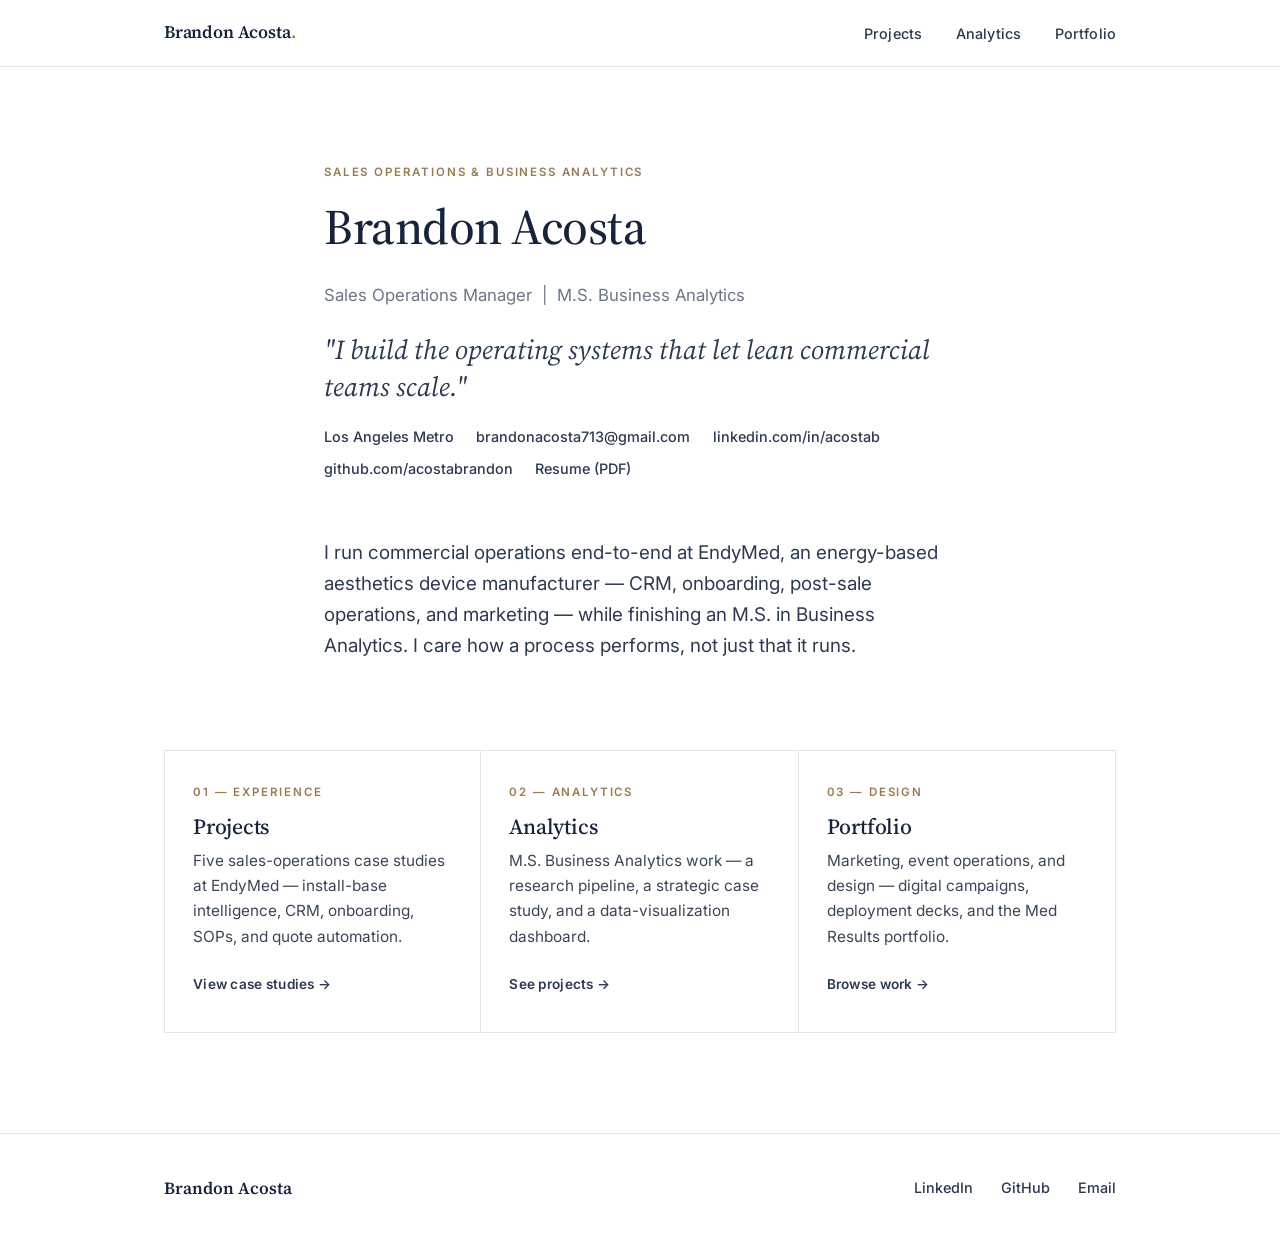
<file: index.html>
<!DOCTYPE html>
<html lang="en">
<head>
  <meta charset="UTF-8" />
  <meta name="viewport" content="width=device-width, initial-scale=1.0" />
  <title>Brandon Acosta — Sales Operations &amp; Business Analytics</title>
  <meta name="description" content="Brandon Acosta — Sales Operations Manager and M.S. Business Analytics. I build the operating systems that let lean commercial teams scale." />
  <link rel="stylesheet" href="styles.css" />
  <script>document.documentElement.classList.add('js');</script>
</head>
<body>

  <!-- ===== Navigation ===== -->
  <nav class="site-nav">
    <div class="nav-inner">
      <a class="brand" href="index.html">Brandon Acosta<span>.</span></a>
      <button class="nav-toggle" aria-label="Menu" aria-expanded="false">
        <span></span><span></span><span></span>
      </button>
      <ul class="nav-links">
        <li><a href="professional.html">Projects</a></li>
        <li><a href="analytics.html">Analytics</a></li>
        <li><a href="portfolio.html">Portfolio</a></li>
      </ul>
    </div>
  </nav>

  <!-- ===== Hero / Identity ===== -->
  <header class="hero">
    <div class="wrap narrow">
      <p class="eyebrow">Sales Operations &amp; Business Analytics</p>
      <h1>Brandon Acosta</h1>
      <p class="title-role">Sales Operations Manager &nbsp;|&nbsp; M.S. Business Analytics</p>
      <p class="tagline">"I build the operating systems that let lean commercial teams scale."</p>
      <div class="contact-row">
        <span>Los Angeles Metro</span>
        <a href="mailto:brandonacosta713@gmail.com">brandonacosta713@gmail.com</a>
        <a href="https://linkedin.com/in/acostab" target="_blank" rel="noopener">linkedin.com/in/acostab</a>
        <a href="https://github.com/acostabrandon" target="_blank" rel="noopener">github.com/acostabrandon</a>
        <a href="resume.pdf" target="_blank" rel="noopener">Resume (PDF)</a>
      </div>
    </div>
  </header>

  <!-- ===== Short positioning ===== -->
  <section style="padding-top:0;">
    <div class="wrap narrow">
      <p class="lede">
        I run commercial operations end-to-end at EndyMed, an energy-based aesthetics device
        manufacturer — CRM, onboarding, post-sale operations, and marketing — while finishing an
        M.S. in Business Analytics. I care how a process performs, not just that it runs.
      </p>
    </div>
  </section>

  <!-- ===== Routing cards ===== -->
  <section style="padding-top:0;">
    <div class="wrap">
      <div class="cards stagger reveal">
        <a class="card" href="professional.html">
          <span class="card-k">01 — Experience</span>
          <h3>Projects</h3>
          <p>Five sales-operations case studies at EndyMed — install-base intelligence, CRM, onboarding, SOPs, and quote automation.</p>
          <span class="go">View case studies</span>
        </a>
        <a class="card" href="analytics.html">
          <span class="card-k">02 — Analytics</span>
          <h3>Analytics</h3>
          <p>M.S. Business Analytics work — a research pipeline, a strategic case study, and a data-visualization dashboard.</p>
          <span class="go">See projects</span>
        </a>
        <a class="card" href="portfolio.html">
          <span class="card-k">03 — Design</span>
          <h3>Portfolio</h3>
          <p>Marketing, event operations, and design — digital campaigns, deployment decks, and the Med Results portfolio.</p>
          <span class="go">Browse work</span>
        </a>
      </div>
    </div>
  </section>

  <!-- ===== Footer ===== -->
  <footer class="site-footer">
    <div class="footer-inner">
      <span class="fname">Brandon Acosta</span>
      <div class="footer-links">
        <a href="https://linkedin.com/in/acostab" target="_blank" rel="noopener">LinkedIn</a>
        <a href="https://github.com/acostabrandon" target="_blank" rel="noopener">GitHub</a>
        <a href="mailto:brandonacosta713@gmail.com">Email</a>
      </div>
    </div>
  </footer>

  <script src="script.js"></script>
</body>
</html>
</file>
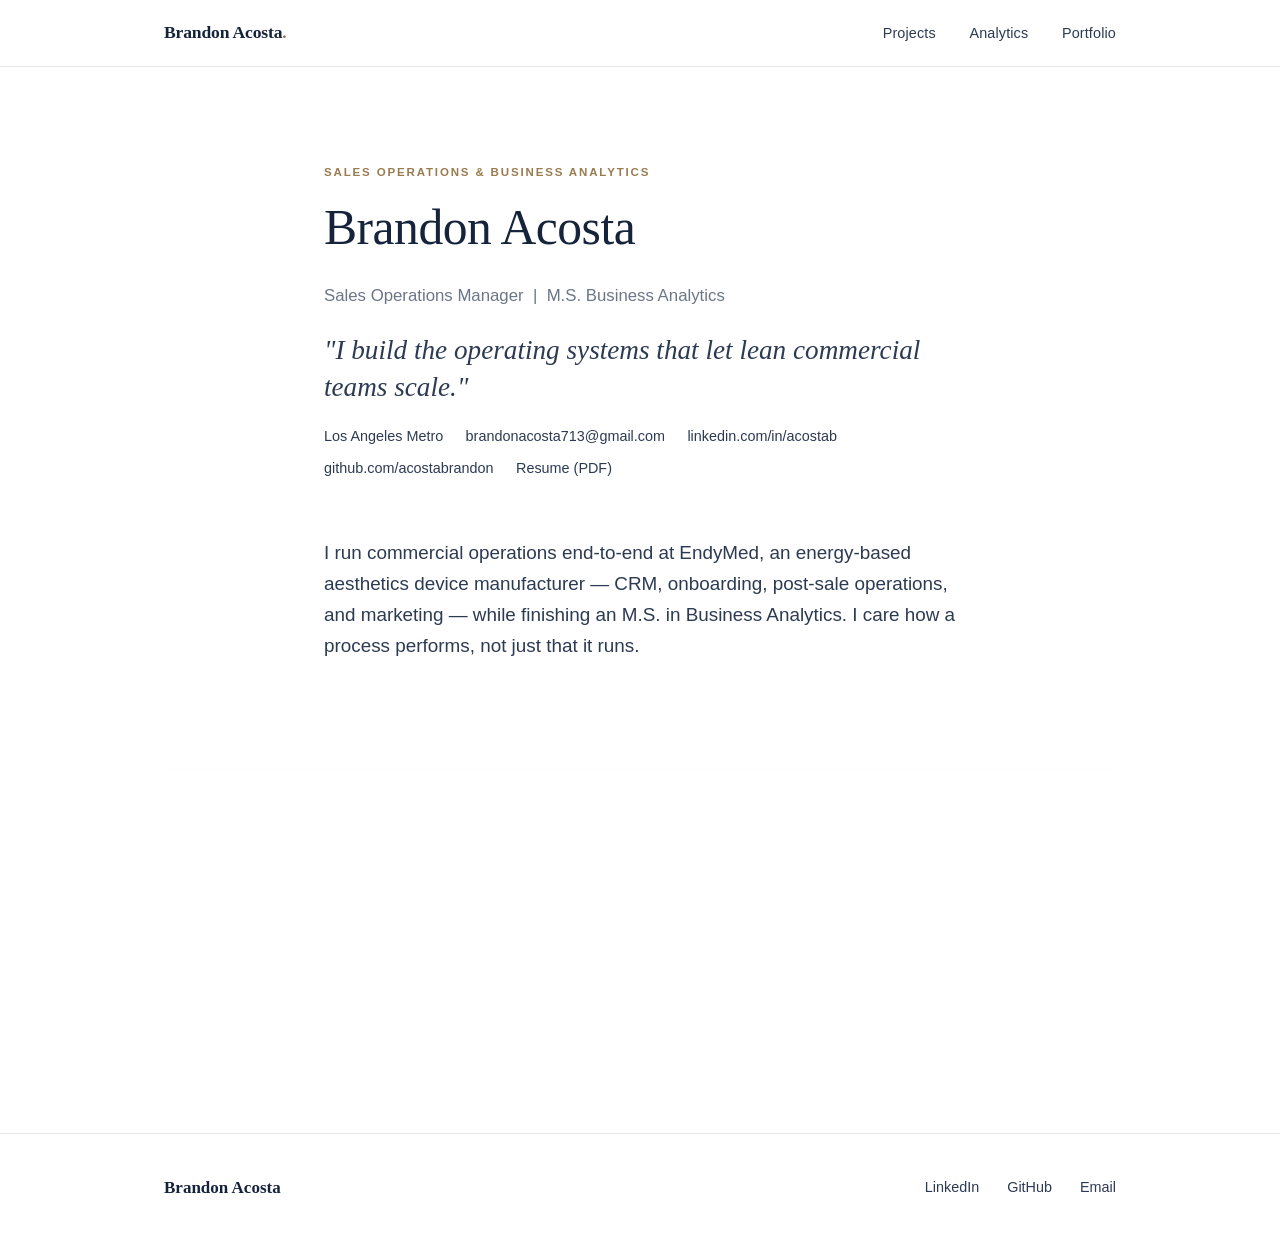
<file: about.html>
<!DOCTYPE html>
<html lang="en">
<head>
  <meta charset="UTF-8" />
  <meta http-equiv="refresh" content="0; url=index.html" />
  <link rel="canonical" href="index.html" />
  <title>Redirecting…</title>
</head>
<body><p>This page has moved to <a href="index.html">About</a>.</p></body>
</html>
</file>
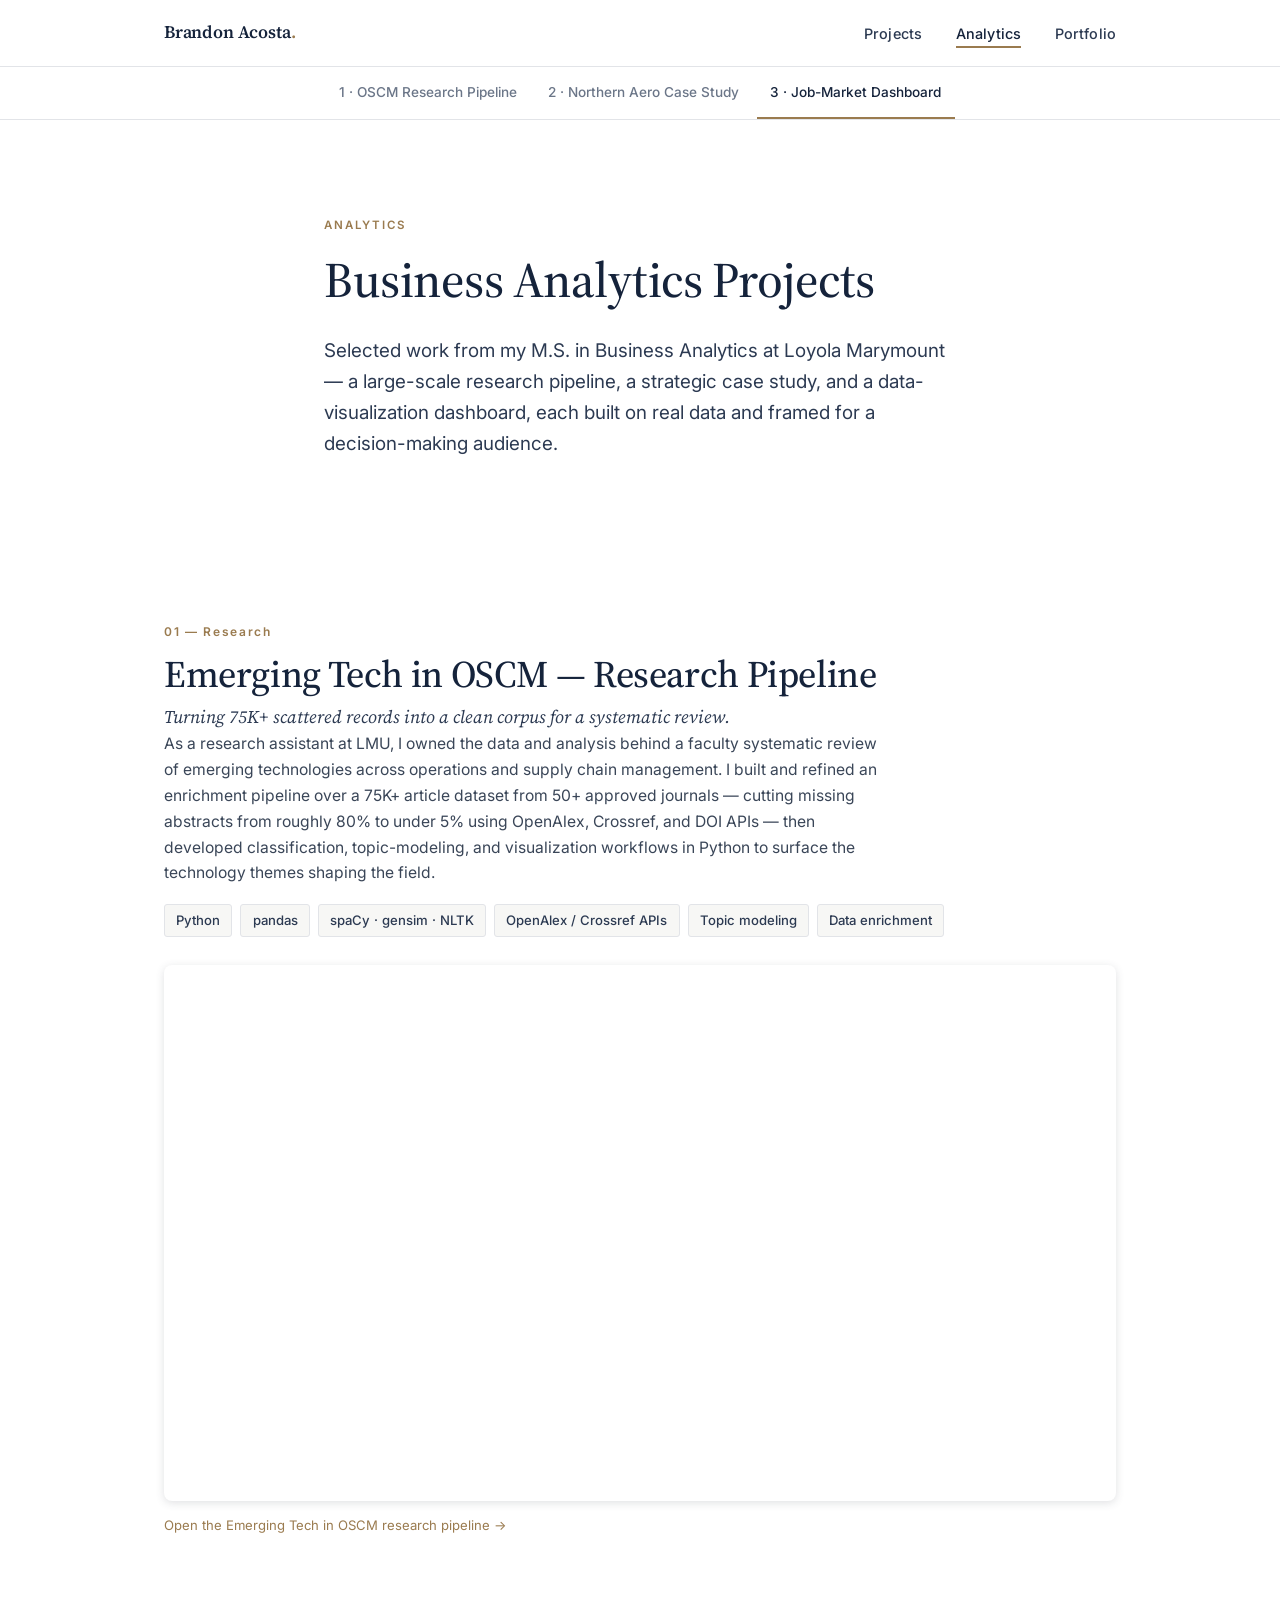
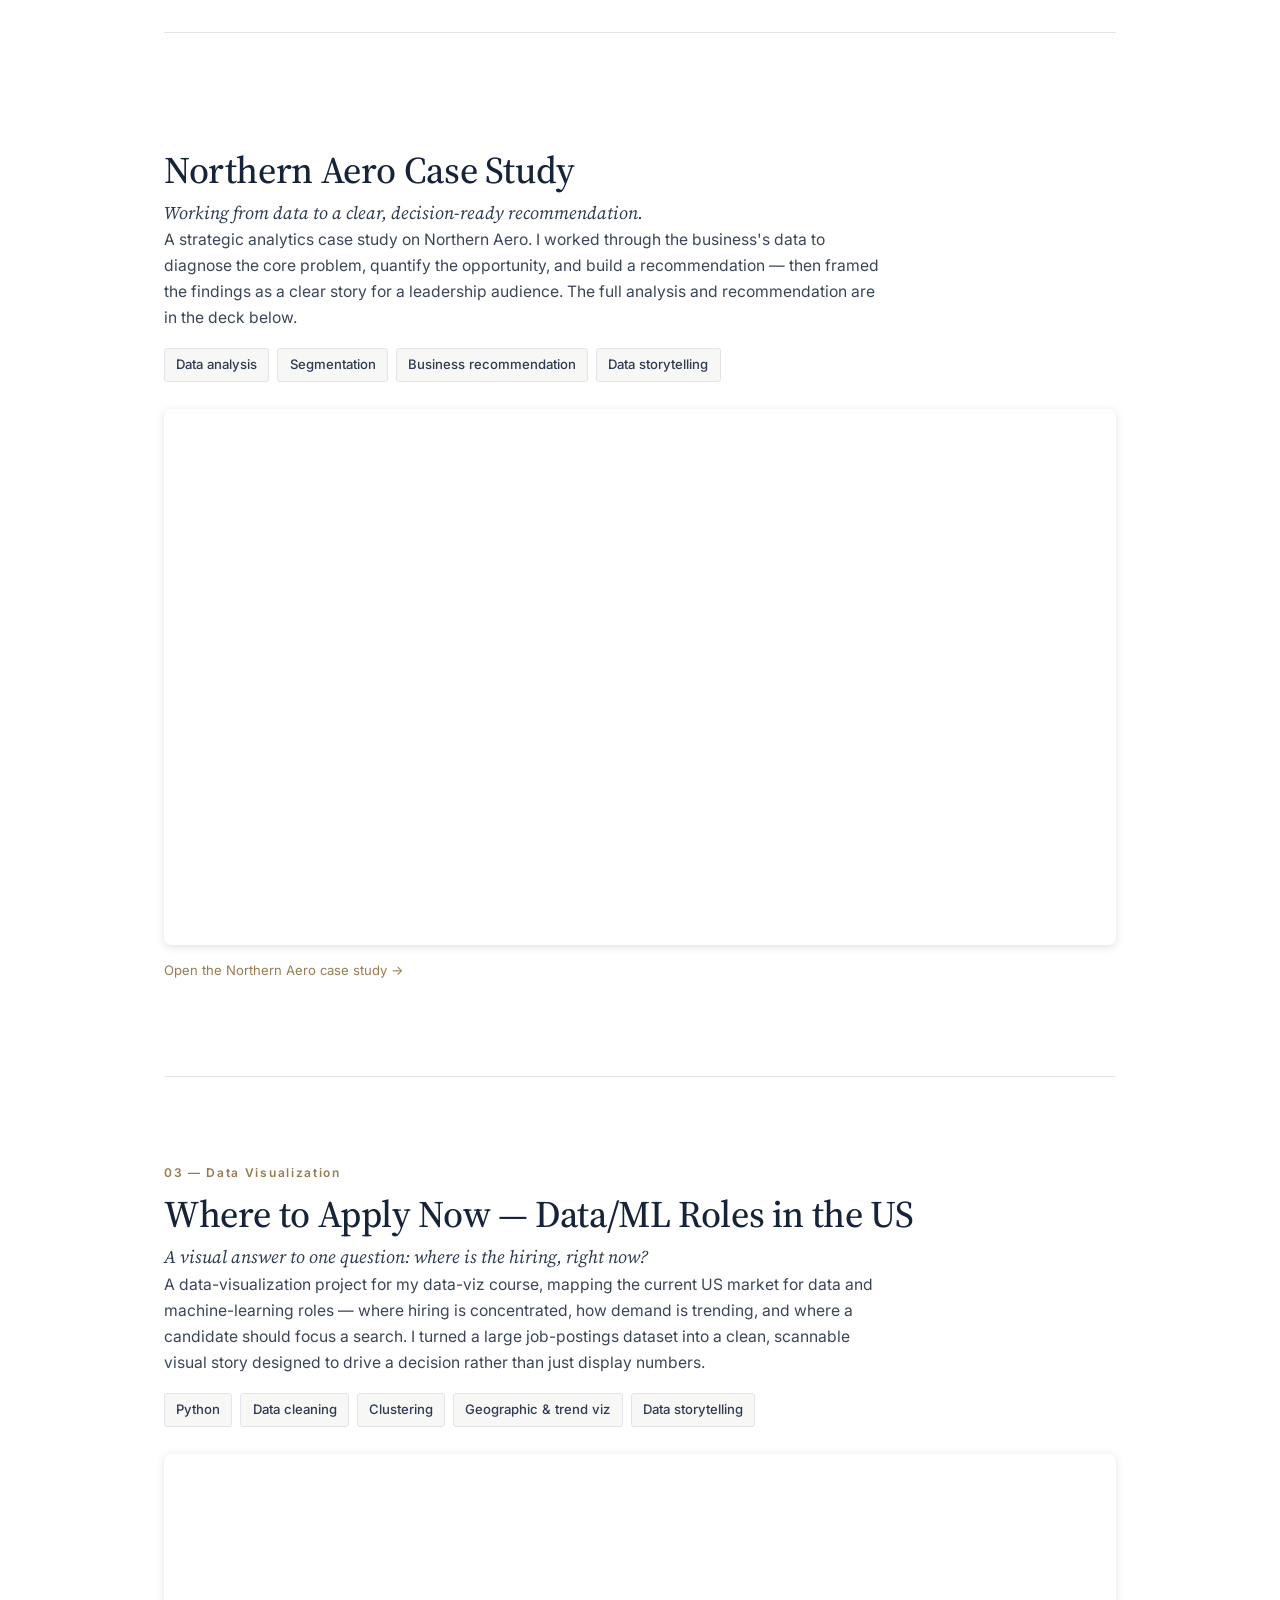
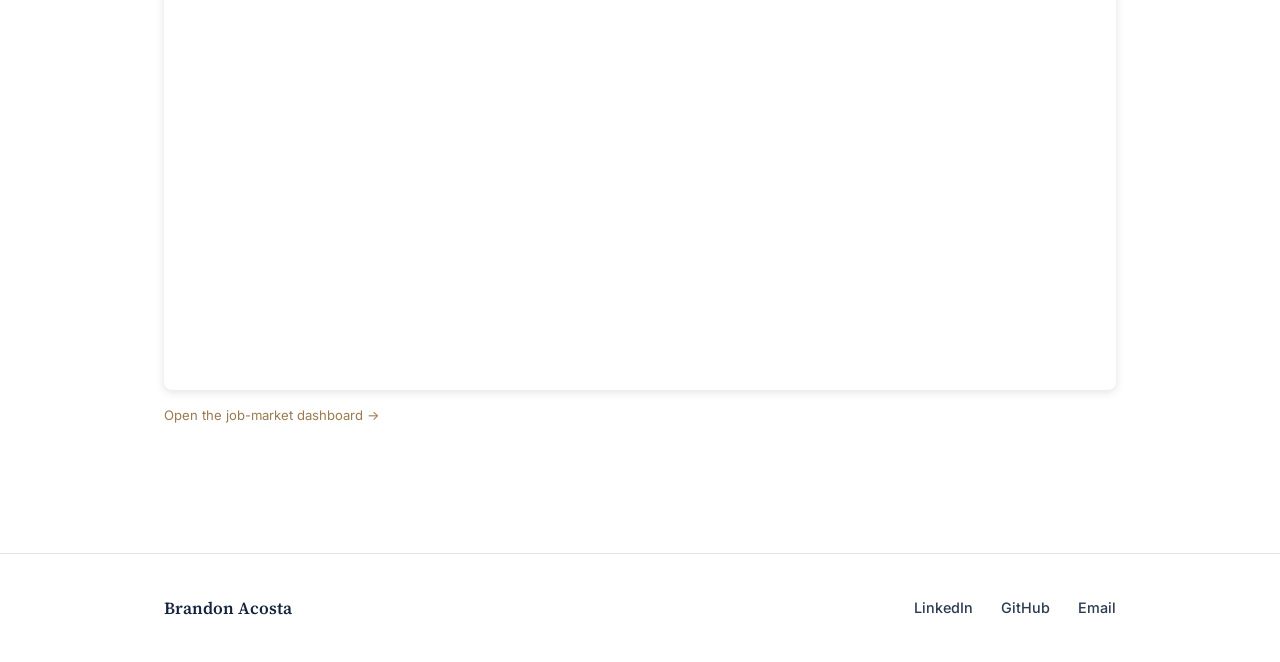
<file: analytics.html>
<!DOCTYPE html>
<html lang="en">
<head>
  <meta charset="UTF-8" />
  <meta name="viewport" content="width=device-width, initial-scale=1.0" />
  <title>Analytics — Brandon Acosta</title>
  <meta name="description" content="Business analytics projects — an emerging-tech research pipeline, a strategic case study, and a data-visualization dashboard from an M.S. in Business Analytics." />
  <link rel="stylesheet" href="styles.css" />
  <script>document.documentElement.classList.add('js');</script>
</head>
<body>

  <!-- ===== Main navigation ===== -->
  <nav class="site-nav">
    <div class="nav-inner">
      <a class="brand" href="index.html">Brandon Acosta<span>.</span></a>
      <button class="nav-toggle" aria-label="Menu" aria-expanded="false">
        <span></span><span></span><span></span>
      </button>
      <ul class="nav-links">
        <li><a href="professional.html">Projects</a></li>
        <li><a href="analytics.html" class="active">Analytics</a></li>
        <li><a href="portfolio.html">Portfolio</a></li>
      </ul>
    </div>
  </nav>

  <!-- ===== Anchor sub-navigation ===== -->
  <div class="subnav">
    <nav class="subnav-inner" aria-label="Analytics projects">
      <a class="subtab active" href="#oscm">1 · OSCM Research Pipeline</a>
      <a class="subtab" href="#northern-aero">2 · Northern Aero Case Study</a>
      <a class="subtab" href="#job-search">3 · Job-Market Dashboard</a>
    </nav>
  </div>

  <!-- ===== Hero ===== -->
  <header class="hero">
    <div class="wrap narrow">
      <p class="eyebrow">Analytics</p>
      <h1>Business Analytics Projects</h1>
      <p class="lede">
        Selected work from my M.S. in Business Analytics at Loyola Marymount — a large-scale
        research pipeline, a strategic case study, and a data-visualization dashboard, each built
        on real data and framed for a decision-making audience.
      </p>
    </div>
  </header>

  <div class="wrap">

    <!-- ===== 1. OSCM Research Pipeline ===== -->
    <section class="ops-section" id="oscm">
      <span class="section-num reveal">01 — Research</span>
      <h2>Emerging Tech in OSCM — Research Pipeline</h2>
      <p class="case-tagline reveal">Turning 75K+ scattered records into a clean corpus for a systematic review.</p>
      <p style="font-size:0.98rem;color:var(--body);max-width:72ch;">
        As a research assistant at LMU, I owned the data and analysis behind a faculty systematic
        review of emerging technologies across operations and supply chain management. I built and
        refined an enrichment pipeline over a 75K+ article dataset from 50+ approved journals —
        cutting missing abstracts from roughly 80% to under 5% using OpenAlex, Crossref, and DOI
        APIs — then developed classification, topic-modeling, and visualization workflows in Python
        to surface the technology themes shaping the field.
      </p>
      <div class="chips stagger" style="margin-top:0.9rem;">
        <span class="chip">Python</span>
        <span class="chip">pandas</span>
        <span class="chip">spaCy · gensim · NLTK</span>
        <span class="chip">OpenAlex / Crossref APIs</span>
        <span class="chip">Topic modeling</span>
        <span class="chip">Data enrichment</span>
      </div>

      <div class="reveal" style="position: relative; width: 100%; height: 0; padding-top: 56.2500%; padding-bottom: 0; box-shadow: 0 2px 8px 0 rgba(63,69,81,0.16); margin-top: 1.6em; margin-bottom: 0.9em; overflow: hidden; border-radius: 8px; will-change: transform;">
        <iframe loading="lazy" style="position: absolute; width: 100%; height: 100%; top: 0; left: 0; border: none; padding: 0; margin: 0;" src="https://www.canva.com/design/DAG4AUUR5iw/ryZamf9knl2T4090z9EQLw/view?embed" allowfullscreen="allowfullscreen" allow="fullscreen"></iframe>
      </div>
      <p class="embed-caption"><a href="https://www.canva.com/design/DAG4AUUR5iw/ryZamf9knl2T4090z9EQLw/view?utm_content=DAG4AUUR5iw&amp;utm_campaign=designshare&amp;utm_medium=embeds&amp;utm_source=link" target="_blank" rel="noopener">Open the Emerging Tech in OSCM research pipeline →</a></p>
    </section>

    <!-- ===== 2. Northern Aero Case Study ===== -->
    <section class="ops-section" id="northern-aero">
      <span class="section-num reveal">02 — Case Study</span>
      <h2>Northern Aero Case Study</h2>
      <p class="case-tagline reveal">Working from data to a clear, decision-ready recommendation.</p>
      <p style="font-size:0.98rem;color:var(--body);max-width:72ch;">
        A strategic analytics case study on Northern Aero. I worked through the business's data to
        diagnose the core problem, quantify the opportunity, and build a recommendation — then
        framed the findings as a clear story for a leadership audience. The full analysis and
        recommendation are in the deck below.
      </p>
      <div class="chips stagger" style="margin-top:0.9rem;">
        <span class="chip">Data analysis</span>
        <span class="chip">Segmentation</span>
        <span class="chip">Business recommendation</span>
        <span class="chip">Data storytelling</span>
      </div>

      <div class="reveal" style="position: relative; width: 100%; height: 0; padding-top: 56.2500%; padding-bottom: 0; box-shadow: 0 2px 8px 0 rgba(63,69,81,0.16); margin-top: 1.6em; margin-bottom: 0.9em; overflow: hidden; border-radius: 8px; will-change: transform;">
        <iframe loading="lazy" style="position: absolute; width: 100%; height: 100%; top: 0; left: 0; border: none; padding: 0; margin: 0;" src="https://www.canva.com/design/DAHAbvKsiv0/Db5Ui_opRg1WsR98j0ExVw/view?embed" allowfullscreen="allowfullscreen" allow="fullscreen"></iframe>
      </div>
      <p class="embed-caption"><a href="https://www.canva.com/design/DAHAbvKsiv0/Db5Ui_opRg1WsR98j0ExVw/view?utm_content=DAHAbvKsiv0&amp;utm_campaign=designshare&amp;utm_medium=embeds&amp;utm_source=link" target="_blank" rel="noopener">Open the Northern Aero case study →</a></p>
    </section>

    <!-- ===== 3. Job-Market Dashboard ===== -->
    <section class="ops-section" id="job-search">
      <span class="section-num reveal">03 — Data Visualization</span>
      <h2>Where to Apply Now — Data/ML Roles in the US</h2>
      <p class="case-tagline reveal">A visual answer to one question: where is the hiring, right now?</p>
      <p style="font-size:0.98rem;color:var(--body);max-width:72ch;">
        A data-visualization project for my data-viz course, mapping the current US market for data
        and machine-learning roles — where hiring is concentrated, how demand is trending, and where
        a candidate should focus a search. I turned a large job-postings dataset into a clean,
        scannable visual story designed to drive a decision rather than just display numbers.
      </p>
      <div class="chips stagger" style="margin-top:0.9rem;">
        <span class="chip">Python</span>
        <span class="chip">Data cleaning</span>
        <span class="chip">Clustering</span>
        <span class="chip">Geographic &amp; trend viz</span>
        <span class="chip">Data storytelling</span>
      </div>

      <div class="reveal" style="position: relative; width: 100%; height: 0; padding-top: 56.2500%; padding-bottom: 0; box-shadow: 0 2px 8px 0 rgba(63,69,81,0.16); margin-top: 1.6em; margin-bottom: 0.9em; overflow: hidden; border-radius: 8px; will-change: transform;">
        <iframe loading="lazy" style="position: absolute; width: 100%; height: 100%; top: 0; left: 0; border: none; padding: 0; margin: 0;" src="https://www.canva.com/design/DAG28snrjac/3JjFeFyoH0_xCv7ggFwIRg/view?embed" allowfullscreen="allowfullscreen" allow="fullscreen"></iframe>
      </div>
      <p class="embed-caption"><a href="https://www.canva.com/design/DAG28snrjac/3JjFeFyoH0_xCv7ggFwIRg/view?utm_content=DAG28snrjac&amp;utm_campaign=designshare&amp;utm_medium=embeds&amp;utm_source=link" target="_blank" rel="noopener">Open the job-market dashboard →</a></p>
    </section>

  </div><!-- /wrap -->

  <!-- ===== Footer ===== -->
  <footer class="site-footer">
    <div class="footer-inner">
      <span class="fname">Brandon Acosta</span>
      <div class="footer-links">
        <a href="https://linkedin.com/in/acostab" target="_blank" rel="noopener">LinkedIn</a>
        <a href="https://github.com/acostabrandon" target="_blank" rel="noopener">GitHub</a>
        <a href="mailto:brandonacosta713@gmail.com">Email</a>
      </div>
    </div>
  </footer>

  <script src="script.js"></script>
</body>
</html>
</file>
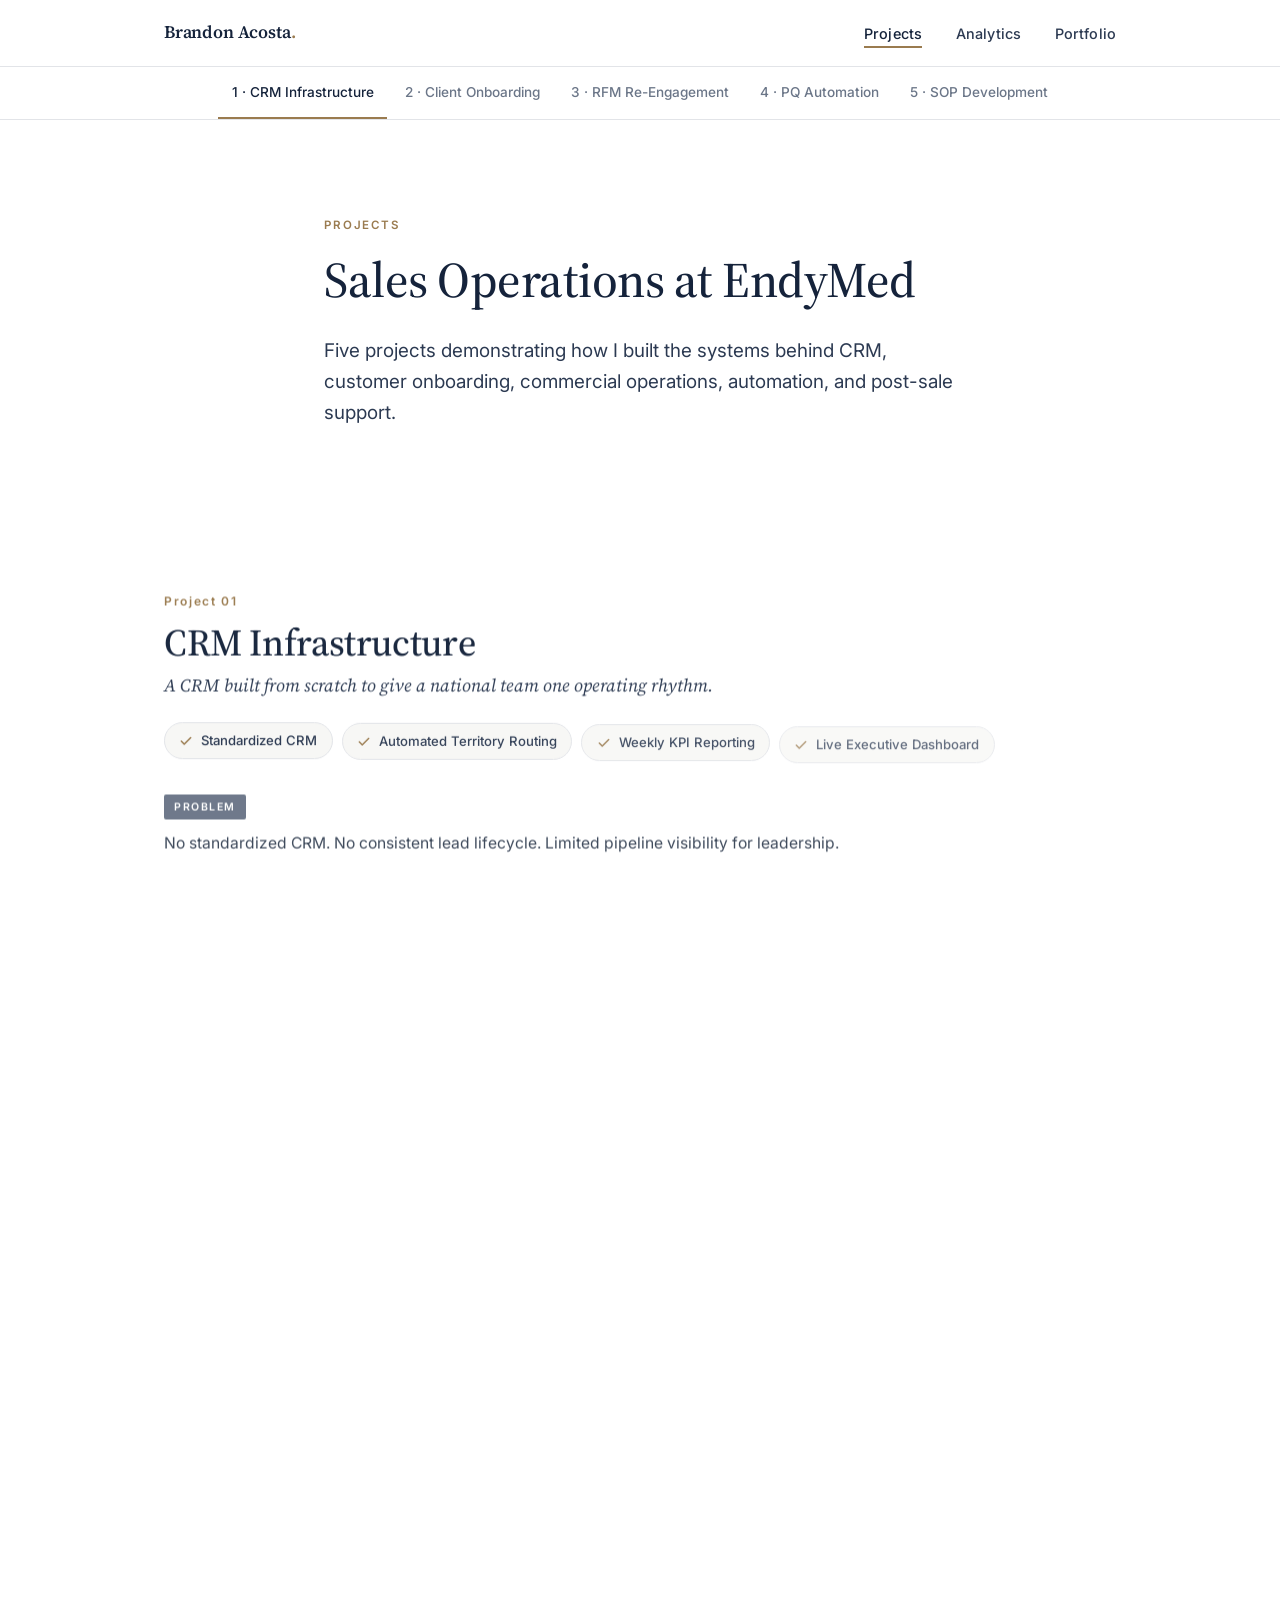
<file: operations.html>
<!DOCTYPE html>
<html lang="en">
<head>
  <meta charset="UTF-8" />
  <meta http-equiv="refresh" content="0; url=professional.html" />
  <link rel="canonical" href="professional.html" />
  <title>Redirecting…</title>
</head>
<body><p>This page has moved to <a href="professional.html">Professional</a>.</p></body>
</html>
</file>
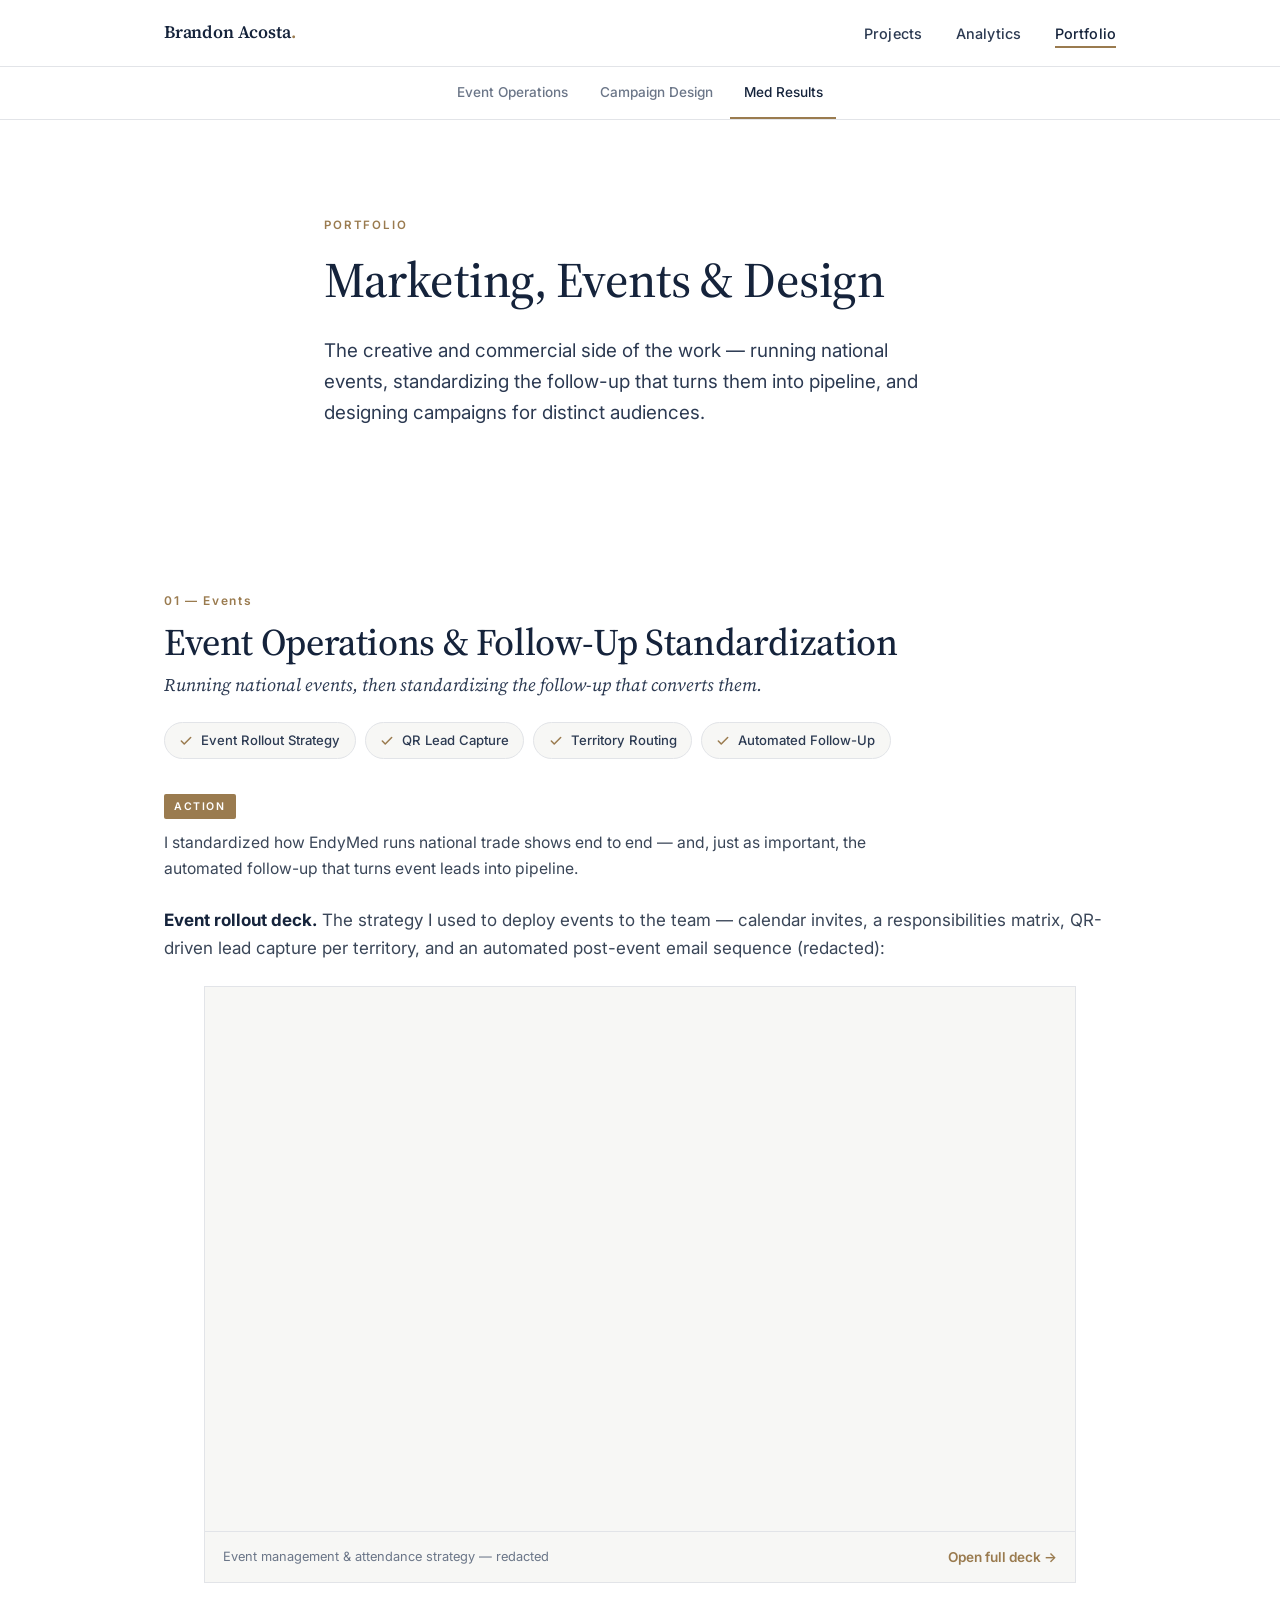
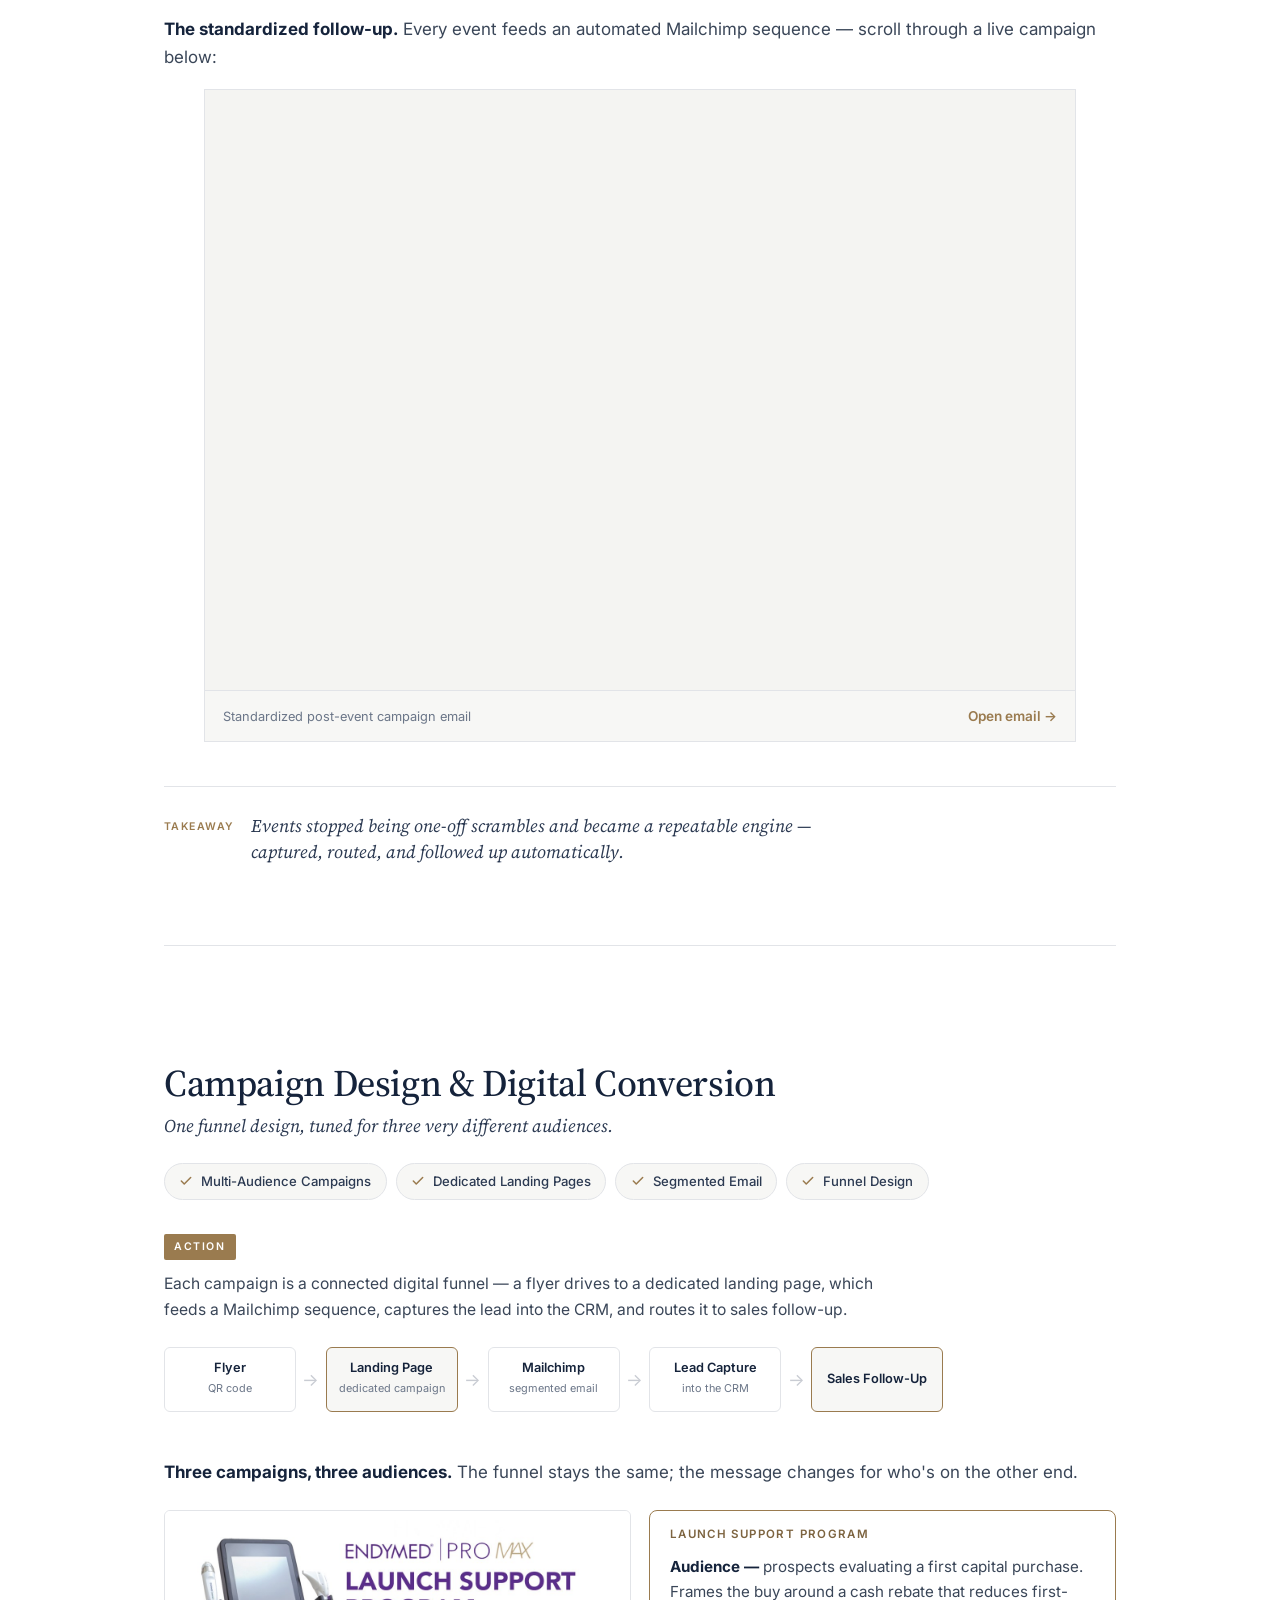
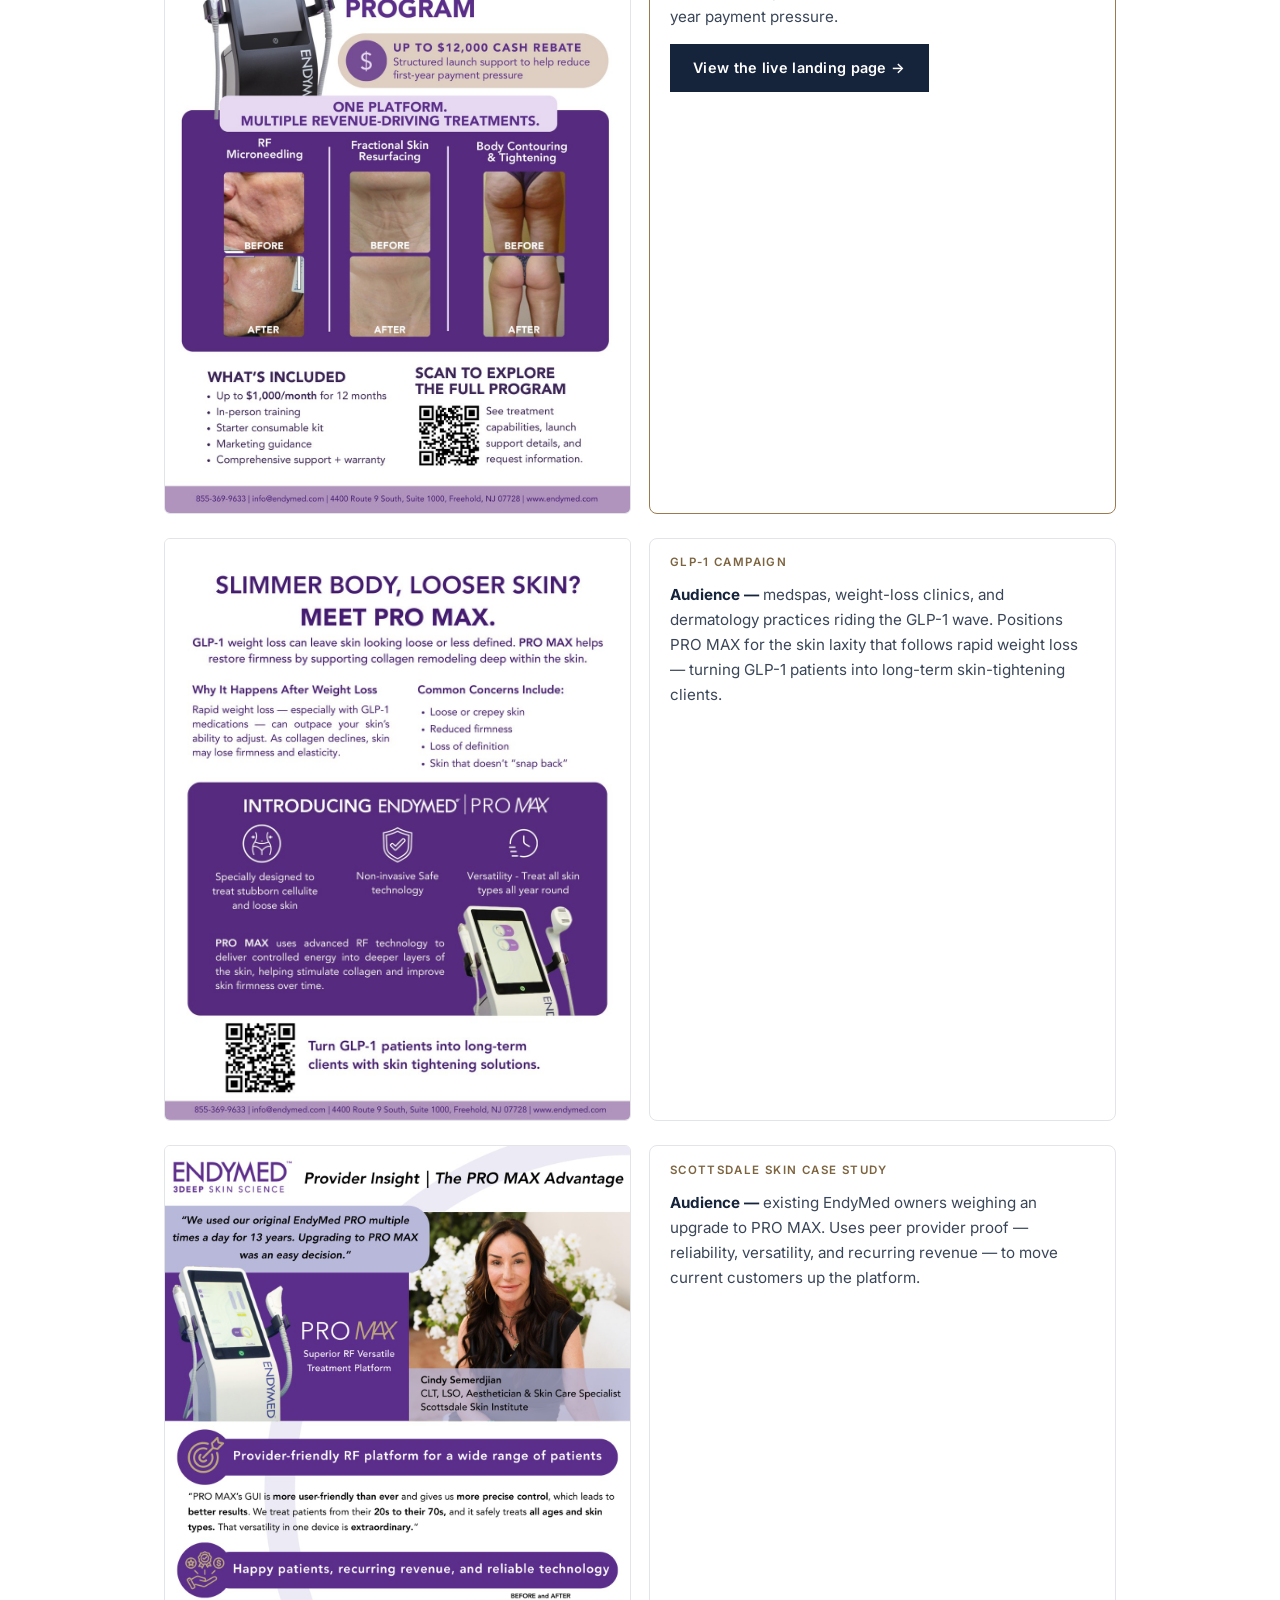
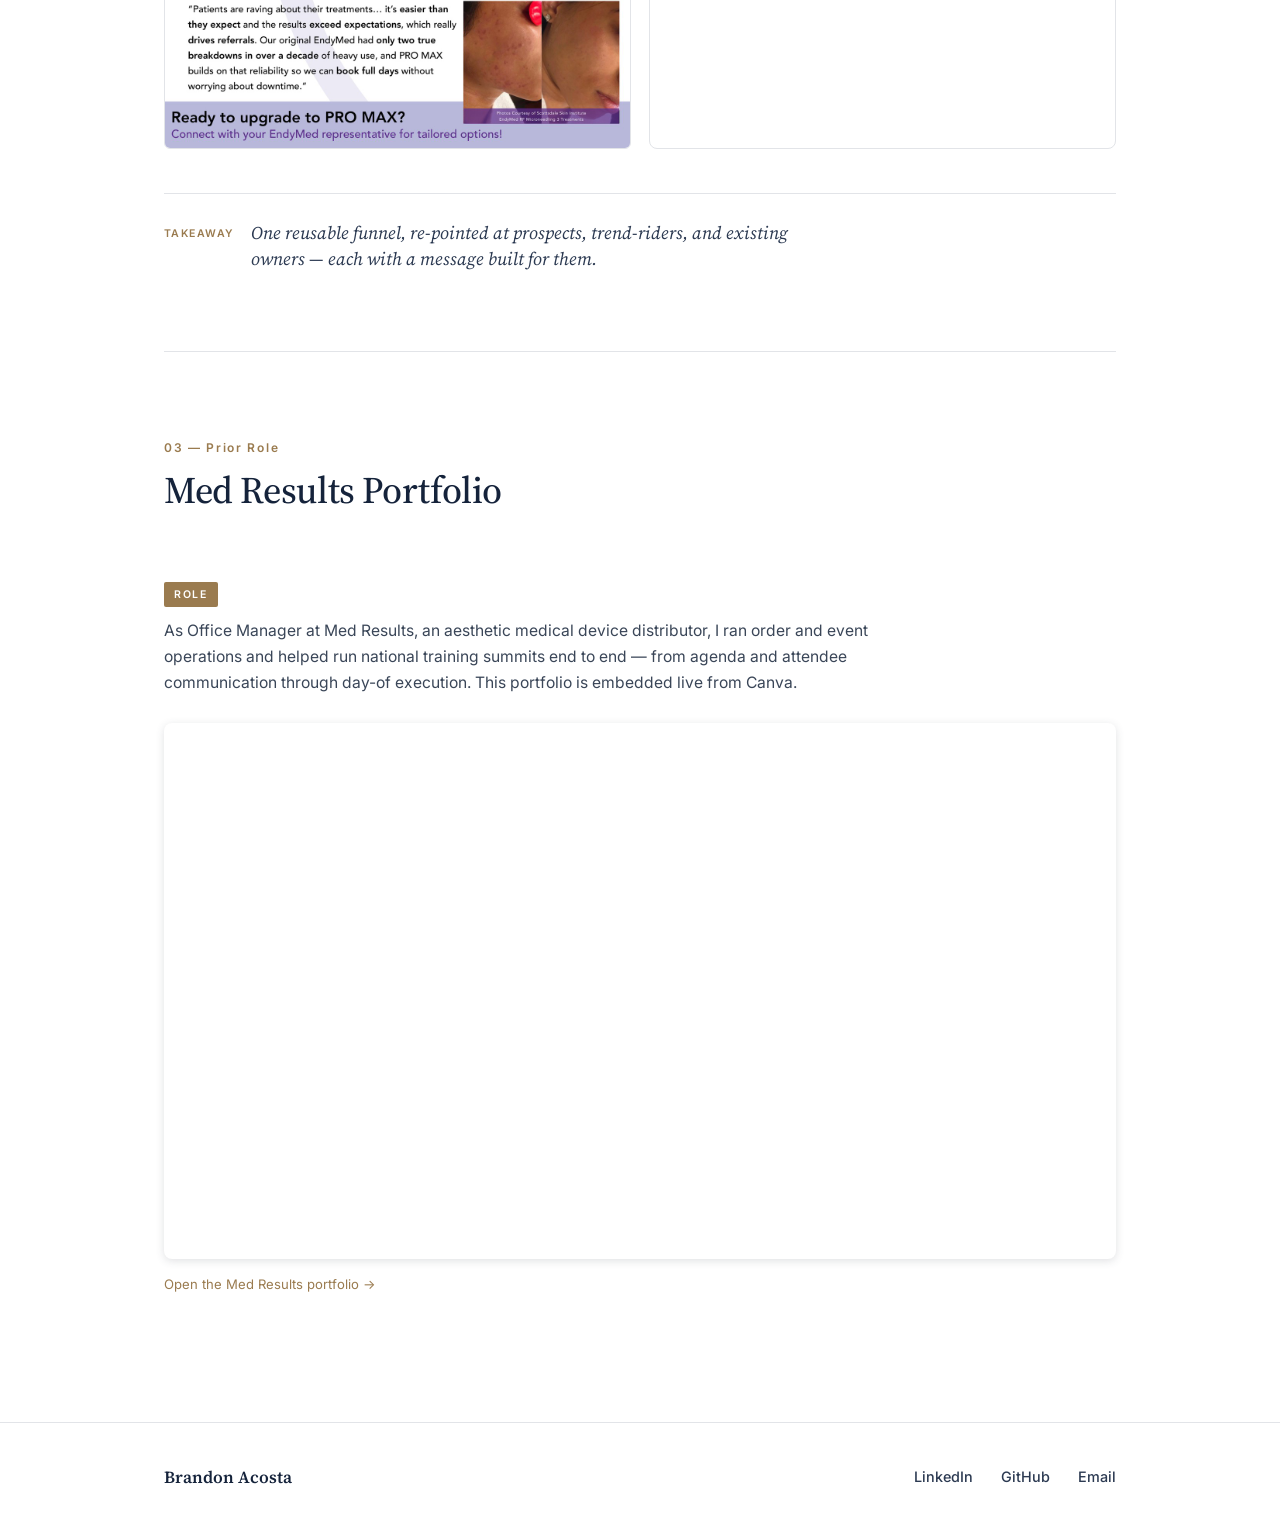
<file: portfolio.html>
<!DOCTYPE html>
<html lang="en">
<head>
  <meta charset="UTF-8" />
  <meta name="viewport" content="width=device-width, initial-scale=1.0" />
  <title>Portfolio — Brandon Acosta</title>
  <meta name="description" content="Event operations and follow-up standardization, multi-audience campaign design, and the Med Results portfolio." />
  <link rel="stylesheet" href="styles.css" />
  <script>document.documentElement.classList.add('js');</script>
</head>
<body>

  <!-- ===== Main navigation ===== -->
  <nav class="site-nav">
    <div class="nav-inner">
      <a class="brand" href="index.html">Brandon Acosta<span>.</span></a>
      <button class="nav-toggle" aria-label="Menu" aria-expanded="false">
        <span></span><span></span><span></span>
      </button>
      <ul class="nav-links">
        <li><a href="professional.html">Projects</a></li>
        <li><a href="analytics.html">Analytics</a></li>
        <li><a href="portfolio.html" class="active">Portfolio</a></li>
      </ul>
    </div>
  </nav>

  <!-- ===== Anchor sub-navigation ===== -->
  <div class="subnav">
    <nav class="subnav-inner" aria-label="Portfolio">
      <a class="subtab active" href="#events">Event Operations</a>
      <a class="subtab" href="#campaign">Campaign Design</a>
      <a class="subtab" href="#med-results">Med Results</a>
    </nav>
  </div>

  <!-- ===== Hero ===== -->
  <header class="hero">
    <div class="wrap narrow">
      <p class="eyebrow">Portfolio</p>
      <h1>Marketing, Events &amp; Design</h1>
      <p class="lede">
        The creative and commercial side of the work — running national events, standardizing the
        follow-up that turns them into pipeline, and designing campaigns for distinct audiences.
      </p>
    </div>
  </header>

  <div class="wrap">

    <!-- ===== Event Operations & Follow-Up ===== -->
    <section class="ops-section" id="events">
      <span class="section-num reveal">01 — Events</span>
      <h2 class="reveal">Event Operations &amp; Follow-Up Standardization</h2>
      <p class="case-tagline reveal">Running national events, then standardizing the follow-up that converts them.</p>

      <div class="outcomes stagger">
        <span class="outcome-badge"><svg viewBox="0 0 24 24" fill="none" stroke="currentColor" stroke-width="2.6" stroke-linecap="round" stroke-linejoin="round" aria-hidden="true"><polyline points="20 6 9 17 4 12"/></svg>Event Rollout Strategy</span>
        <span class="outcome-badge"><svg viewBox="0 0 24 24" fill="none" stroke="currentColor" stroke-width="2.6" stroke-linecap="round" stroke-linejoin="round" aria-hidden="true"><polyline points="20 6 9 17 4 12"/></svg>QR Lead Capture</span>
        <span class="outcome-badge"><svg viewBox="0 0 24 24" fill="none" stroke="currentColor" stroke-width="2.6" stroke-linecap="round" stroke-linejoin="round" aria-hidden="true"><polyline points="20 6 9 17 4 12"/></svg>Territory Routing</span>
        <span class="outcome-badge"><svg viewBox="0 0 24 24" fill="none" stroke="currentColor" stroke-width="2.6" stroke-linecap="round" stroke-linejoin="round" aria-hidden="true"><polyline points="20 6 9 17 4 12"/></svg>Automated Follow-Up</span>
      </div>

      <div class="star-block reveal">
        <span class="star-tag action">Action</span>
        <p>I standardized how EndyMed runs national trade shows end to end — and, just as important, the automated follow-up that turns event leads into pipeline.</p>
      </div>

      <p class="cap-lede reveal" style="margin-top:1.5rem;"><b style="font-family:var(--sans);color:var(--ink);">Event rollout deck.</b> The strategy I used to deploy events to the team — calendar invites, a responsibilities matrix, QR-driven lead capture per territory, and an automated post-event email sequence (redacted):</p>
      <figure class="deck reveal">
        <div class="deck-embed">
          <div class="deck-fallback"><span class="ph-k">Redacted deck</span><span class="ph-file">decks/Empire-Events_REDACTED.pdf</span></div>
          <iframe src="decks/Empire-Events_REDACTED.pdf#view=FitH" title="Event management &amp; attendance strategy (redacted)" loading="lazy"></iframe>
        </div>
        <div class="deck-bar">
          <span class="deck-file">Event management &amp; attendance strategy — redacted</span>
          <a class="btn-open" href="decks/Empire-Events_REDACTED.pdf" target="_blank" rel="noopener">Open full deck →</a>
        </div>
      </figure>

      <p class="cap-lede reveal" style="margin-top:2rem;"><b style="font-family:var(--sans);color:var(--ink);">The standardized follow-up.</b> Every event feeds an automated Mailchimp sequence — scroll through a live campaign below:</p>
      <figure class="deck doc reveal" style="margin-top:1rem;">
        <div class="deck-embed">
          <div class="deck-fallback"><span class="ph-k">Campaign email</span><span class="ph-file">decks/EndyMed-Campaign-Email.pdf</span></div>
          <iframe src="decks/EndyMed-Campaign-Email.pdf#view=FitH" title="Standardized post-event campaign email" loading="lazy"></iframe>
        </div>
        <div class="deck-bar">
          <span class="deck-file">Standardized post-event campaign email</span>
          <a class="btn-open" href="decks/EndyMed-Campaign-Email.pdf" target="_blank" rel="noopener">Open email →</a>
        </div>
      </figure>

      <div class="takeaway reveal">
        <span class="tk-label">Takeaway</span>
        <p>Events stopped being one-off scrambles and became a repeatable engine — captured, routed, and followed up automatically.</p>
      </div>
    </section>

    <!-- ===== Campaign Design & Digital Conversion ===== -->
    <section class="ops-section" id="campaign">
      <span class="section-num reveal">02 — Design</span>
      <h2 class="reveal">Campaign Design &amp; Digital Conversion</h2>
      <p class="case-tagline reveal">One funnel design, tuned for three very different audiences.</p>

      <div class="outcomes stagger">
        <span class="outcome-badge"><svg viewBox="0 0 24 24" fill="none" stroke="currentColor" stroke-width="2.6" stroke-linecap="round" stroke-linejoin="round" aria-hidden="true"><polyline points="20 6 9 17 4 12"/></svg>Multi-Audience Campaigns</span>
        <span class="outcome-badge"><svg viewBox="0 0 24 24" fill="none" stroke="currentColor" stroke-width="2.6" stroke-linecap="round" stroke-linejoin="round" aria-hidden="true"><polyline points="20 6 9 17 4 12"/></svg>Dedicated Landing Pages</span>
        <span class="outcome-badge"><svg viewBox="0 0 24 24" fill="none" stroke="currentColor" stroke-width="2.6" stroke-linecap="round" stroke-linejoin="round" aria-hidden="true"><polyline points="20 6 9 17 4 12"/></svg>Segmented Email</span>
        <span class="outcome-badge"><svg viewBox="0 0 24 24" fill="none" stroke="currentColor" stroke-width="2.6" stroke-linecap="round" stroke-linejoin="round" aria-hidden="true"><polyline points="20 6 9 17 4 12"/></svg>Funnel Design</span>
      </div>

      <div class="star-block reveal">
        <span class="star-tag action">Action</span>
        <p>Each campaign is a connected digital funnel — a flyer drives to a dedicated landing page, which feeds a Mailchimp sequence, captures the lead into the CRM, and routes it to sales follow-up.</p>
        <div class="flow stagger" role="img" aria-label="Conversion funnel: flyer, landing page, Mailchimp, lead capture, sales follow-up.">
          <div class="flow-node"><span class="fn-t">Flyer</span><span class="fn-s">QR code</span></div>
          <span class="flow-arrow">→</span>
          <div class="flow-node accent"><span class="fn-t">Landing Page</span><span class="fn-s">dedicated campaign</span></div>
          <span class="flow-arrow">→</span>
          <div class="flow-node"><span class="fn-t">Mailchimp</span><span class="fn-s">segmented email</span></div>
          <span class="flow-arrow">→</span>
          <div class="flow-node"><span class="fn-t">Lead Capture</span><span class="fn-s">into the CRM</span></div>
          <span class="flow-arrow">→</span>
          <div class="flow-node accent"><span class="fn-t">Sales Follow-Up</span></div>
        </div>
      </div>

      <p class="cap-lede reveal" style="margin-top:2.25rem;"><b style="font-family:var(--sans);color:var(--ink);">Three campaigns, three audiences.</b> The funnel stays the same; the message changes for who's on the other end.</p>

      <!-- Campaign 1 -->
      <div class="ev-pair reveal" style="margin-top:1.5rem;align-items:stretch;">
        <figure><img class="zoom" src="images/proj/flyer-12k.jpg" alt="Launch Support Program flyer — up to $12,000 cash rebate" loading="lazy" /></figure>
        <div class="compare-col" style="border-color:var(--accent);">
          <h4 style="color:var(--accent-dk);">Launch Support Program</h4>
          <p style="font-size:0.95rem;color:var(--body);margin:0 0 0.9rem;"><b style="color:var(--ink);">Audience —</b> prospects evaluating a first capital purchase. Frames the buy around a cash rebate that reduces first-year payment pressure.</p>
          <div class="link-cta" style="margin:0;">
            <a class="btn" href="https://endymedusa.com/12k-rebate" target="_blank" rel="noopener">View the live landing page →</a>
          </div>
        </div>
      </div>

      <!-- Campaign 2 -->
      <div class="ev-pair reveal" style="margin-top:1.5rem;align-items:stretch;">
        <figure><img class="zoom" src="images/proj/flyer-glp1.jpg" alt="GLP-1 body contouring campaign flyer" loading="lazy" /></figure>
        <div class="compare-col">
          <h4 style="color:var(--accent-dk);">GLP-1 Campaign</h4>
          <p style="font-size:0.95rem;color:var(--body);margin:0;"><b style="color:var(--ink);">Audience —</b> medspas, weight-loss clinics, and dermatology practices riding the GLP-1 wave. Positions PRO MAX for the skin laxity that follows rapid weight loss — turning GLP-1 patients into long-term skin-tightening clients.</p>
        </div>
      </div>

      <!-- Campaign 3 -->
      <div class="ev-pair reveal" style="margin-top:1.5rem;align-items:stretch;">
        <figure><img class="zoom" src="images/proj/flyer-scottsdale.jpg" alt="Scottsdale Skin Institute provider case study flyer" loading="lazy" /></figure>
        <div class="compare-col">
          <h4 style="color:var(--accent-dk);">Scottsdale Skin Case Study</h4>
          <p style="font-size:0.95rem;color:var(--body);margin:0;"><b style="color:var(--ink);">Audience —</b> existing EndyMed owners weighing an upgrade to PRO MAX. Uses peer provider proof — reliability, versatility, and recurring revenue — to move current customers up the platform.</p>
        </div>
      </div>

      <div class="takeaway reveal">
        <span class="tk-label">Takeaway</span>
        <p>One reusable funnel, re-pointed at prospects, trend-riders, and existing owners — each with a message built for them.</p>
      </div>
    </section>

    <!-- ===== Med Results ===== -->
    <section class="ops-section" id="med-results">
      <span class="section-num reveal">03 — Prior Role</span>
      <h2 class="reveal">Med Results Portfolio</h2>
      <p class="case-tagline reveal">Order and event operations for an aesthetic device distributor.</p>
      <div class="star-block reveal">
        <span class="star-tag action">Role</span>
        <p>As Office Manager at Med Results, an aesthetic medical device distributor, I ran order and event operations and helped run national training summits end to end — from agenda and attendee communication through day-of execution. This portfolio is embedded live from Canva.</p>
      </div>

      <div class="reveal" style="position: relative; width: 100%; height: 0; padding-top: 56.2500%; padding-bottom: 0; box-shadow: 0 2px 8px 0 rgba(63,69,81,0.16); margin-top: 1.6em; margin-bottom: 0.9em; overflow: hidden; border-radius: 8px; will-change: transform;">
        <iframe loading="lazy" style="position: absolute; width: 100%; height: 100%; top: 0; left: 0; border: none; padding: 0; margin: 0;" src="https://www.canva.com/design/DAGclQWn5dM/psQ4n59QT8Di7g5BKMPH2g/view?embed" allowfullscreen="allowfullscreen" allow="fullscreen"></iframe>
      </div>
      <p class="embed-caption"><a href="https://www.canva.com/design/DAGclQWn5dM/psQ4n59QT8Di7g5BKMPH2g/view?utm_content=DAGclQWn5dM&amp;utm_campaign=designshare&amp;utm_medium=embeds&amp;utm_source=link" target="_blank" rel="noopener">Open the Med Results portfolio →</a></p>
    </section>

  </div><!-- /wrap -->

  <!-- ===== Footer ===== -->
  <footer class="site-footer">
    <div class="footer-inner">
      <span class="fname">Brandon Acosta</span>
      <div class="footer-links">
        <a href="https://linkedin.com/in/acostab" target="_blank" rel="noopener">LinkedIn</a>
        <a href="https://github.com/acostabrandon" target="_blank" rel="noopener">GitHub</a>
        <a href="mailto:brandonacosta713@gmail.com">Email</a>
      </div>
    </div>
  </footer>

  <script src="script.js"></script>
</body>
</html>
</file>
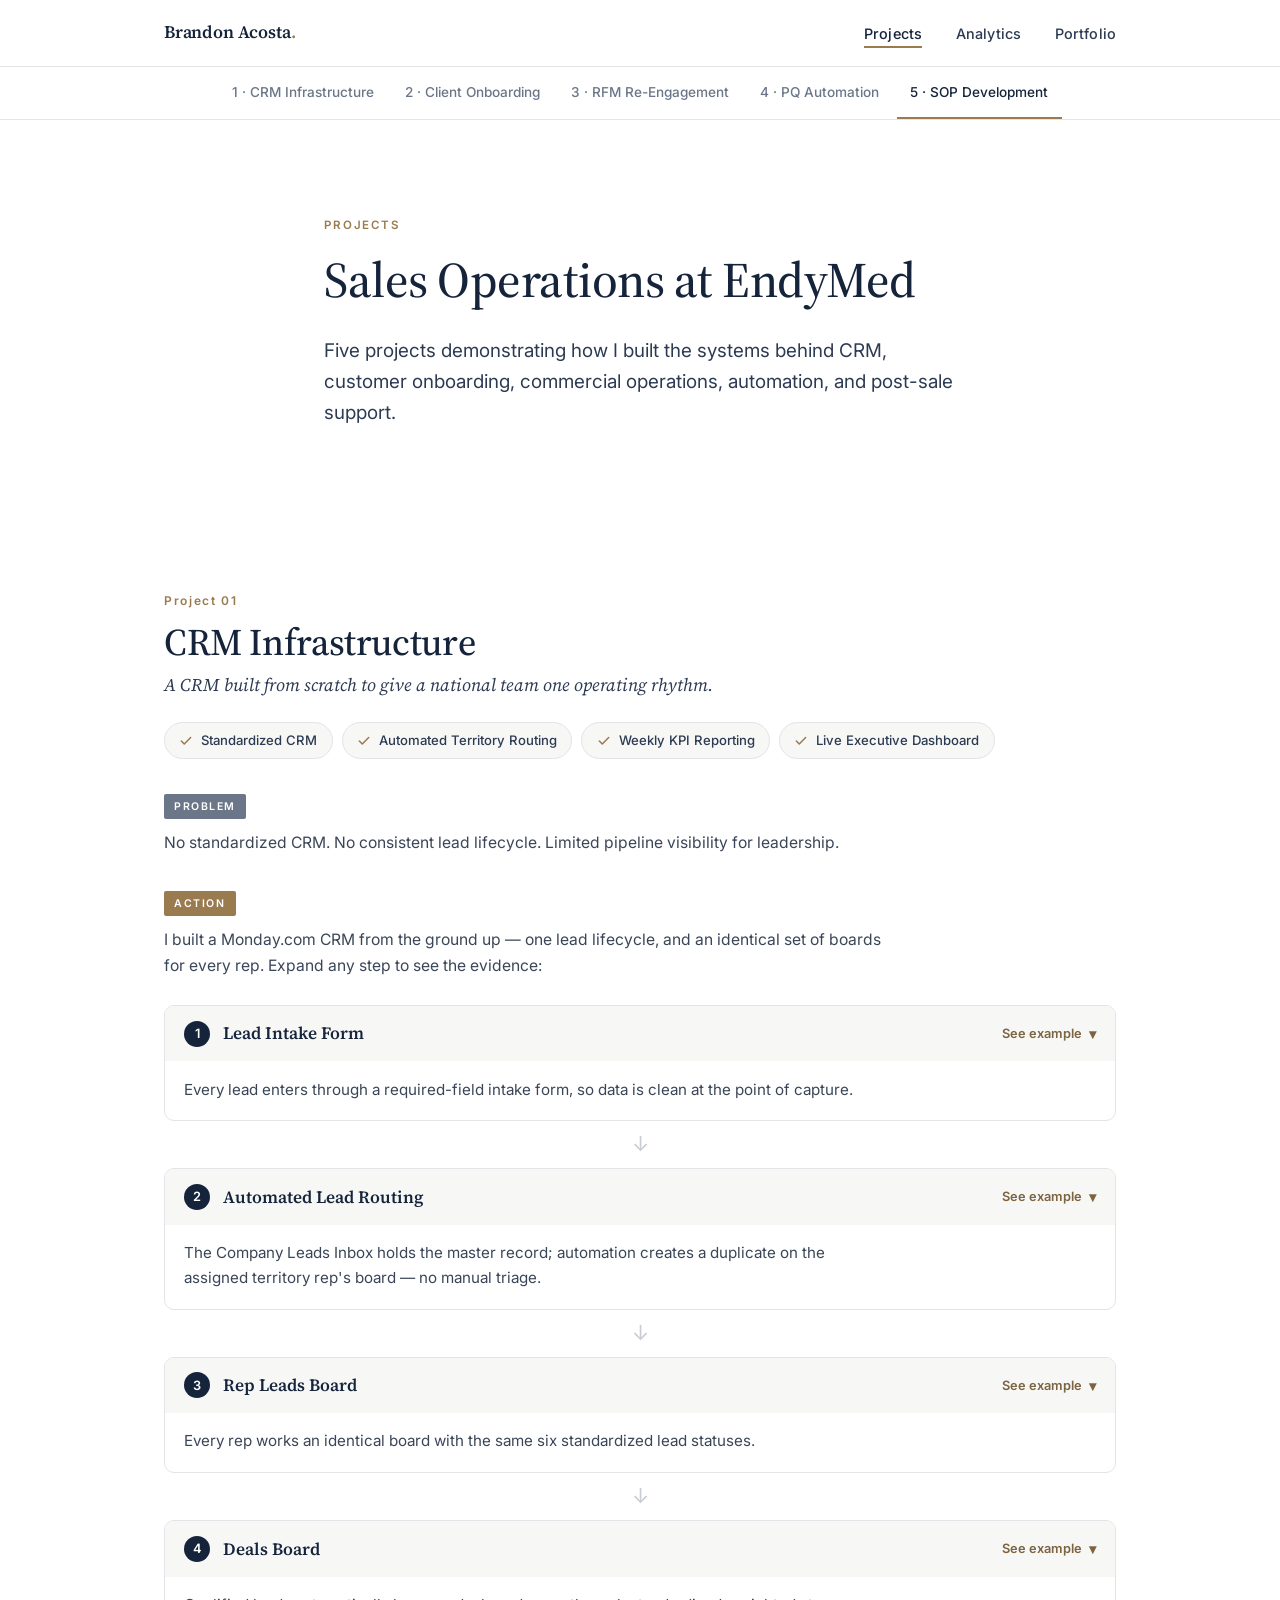
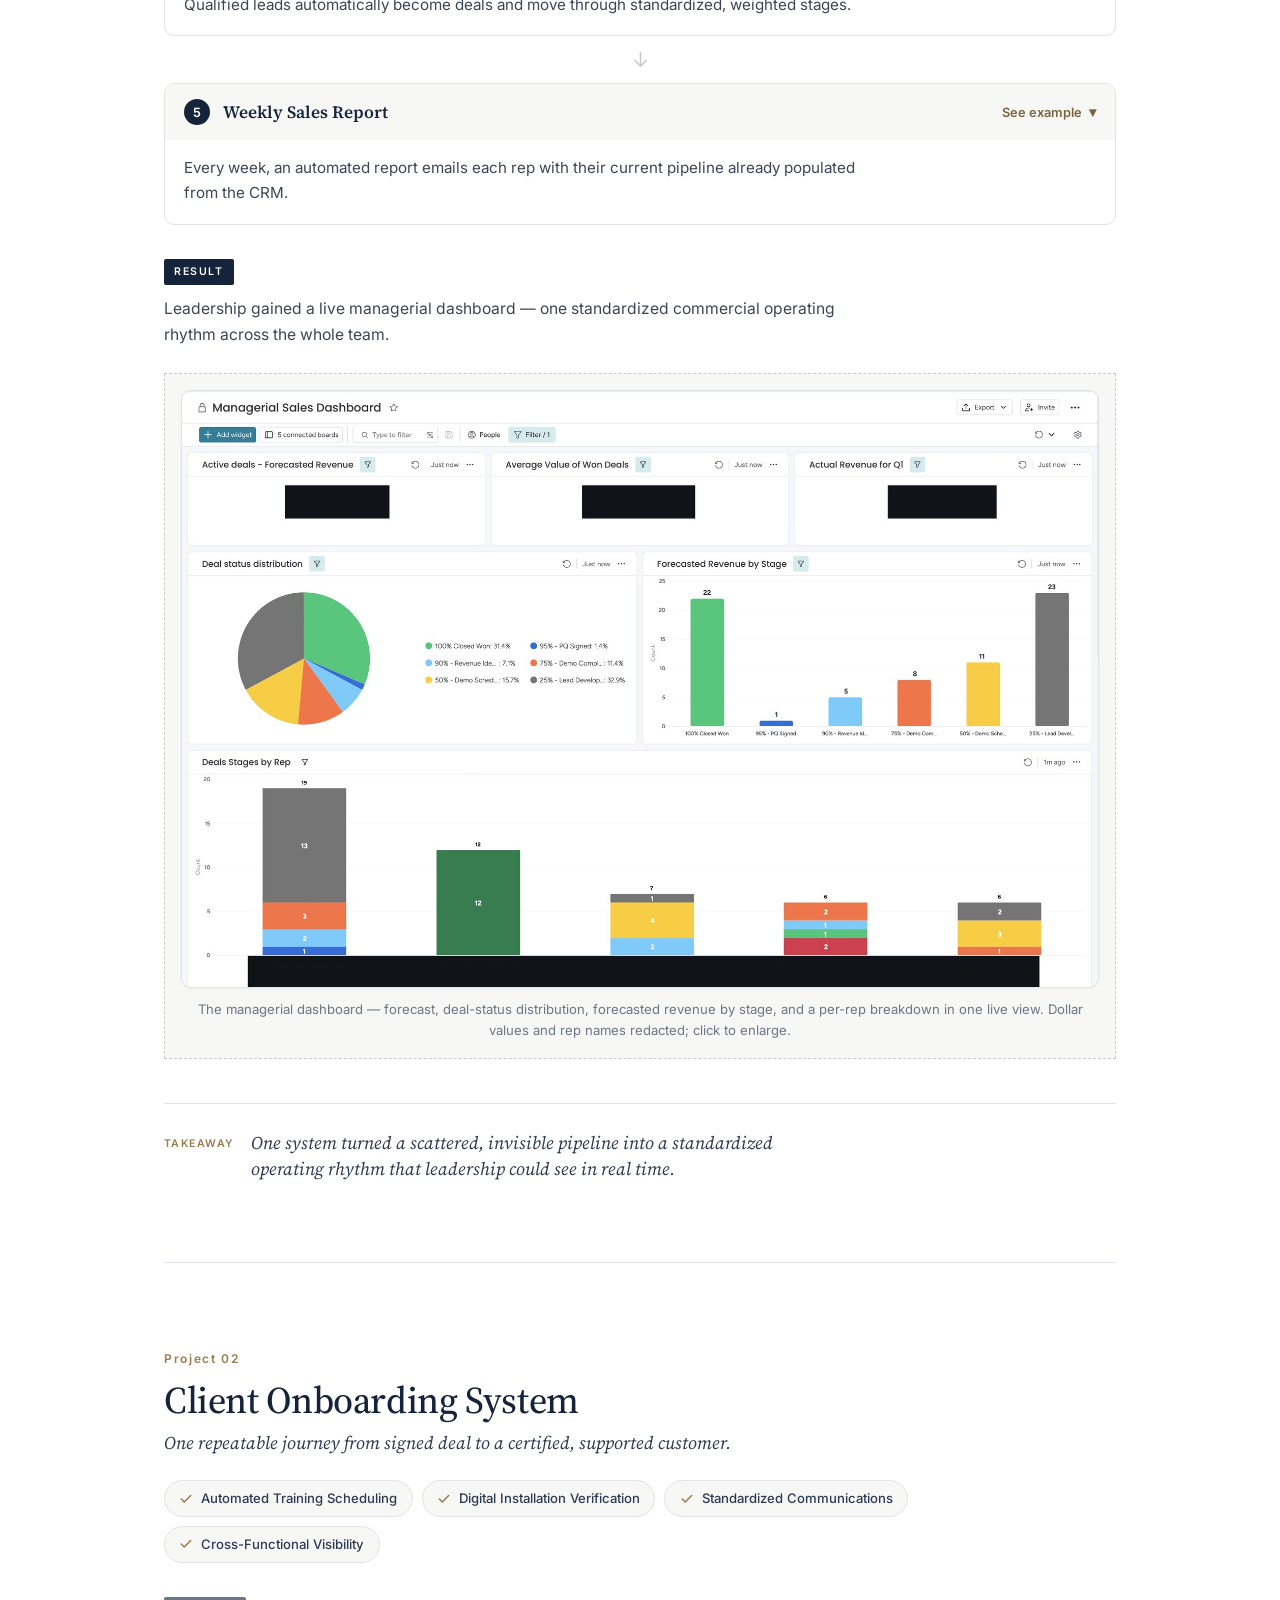
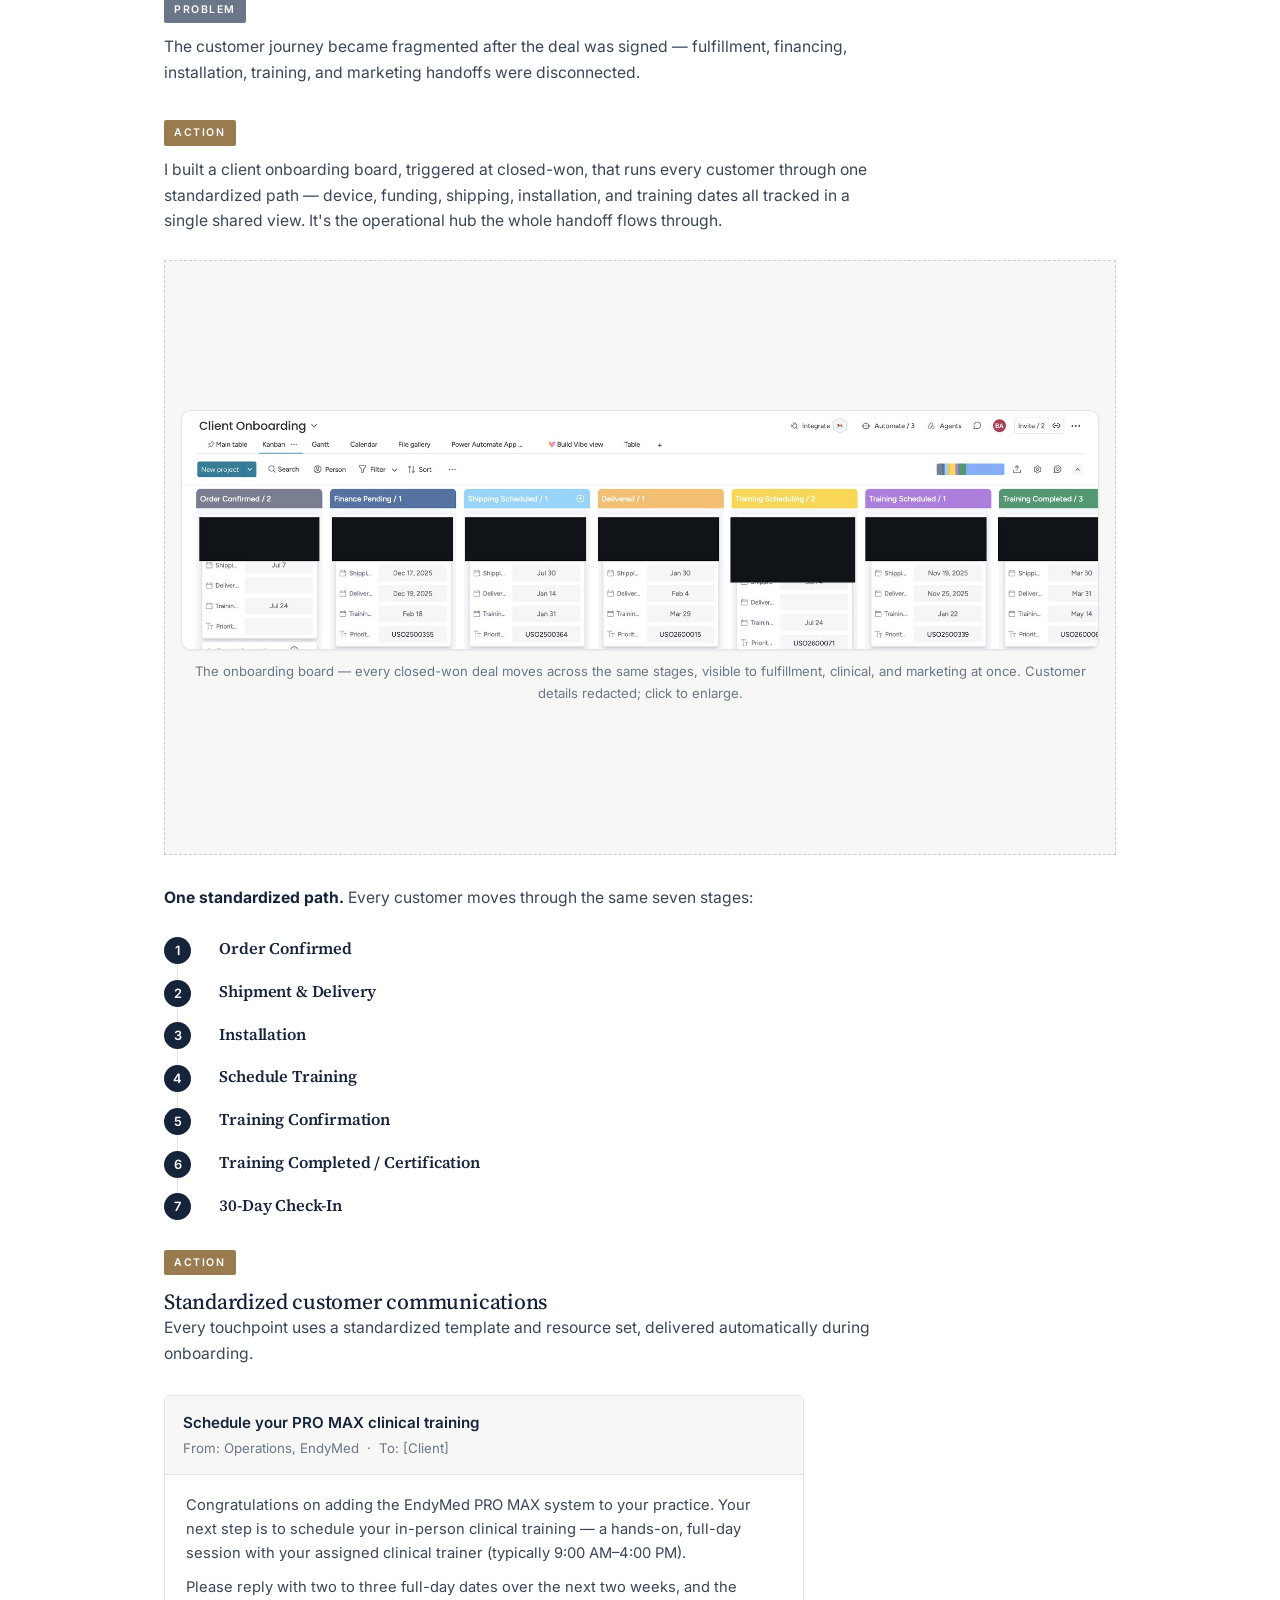
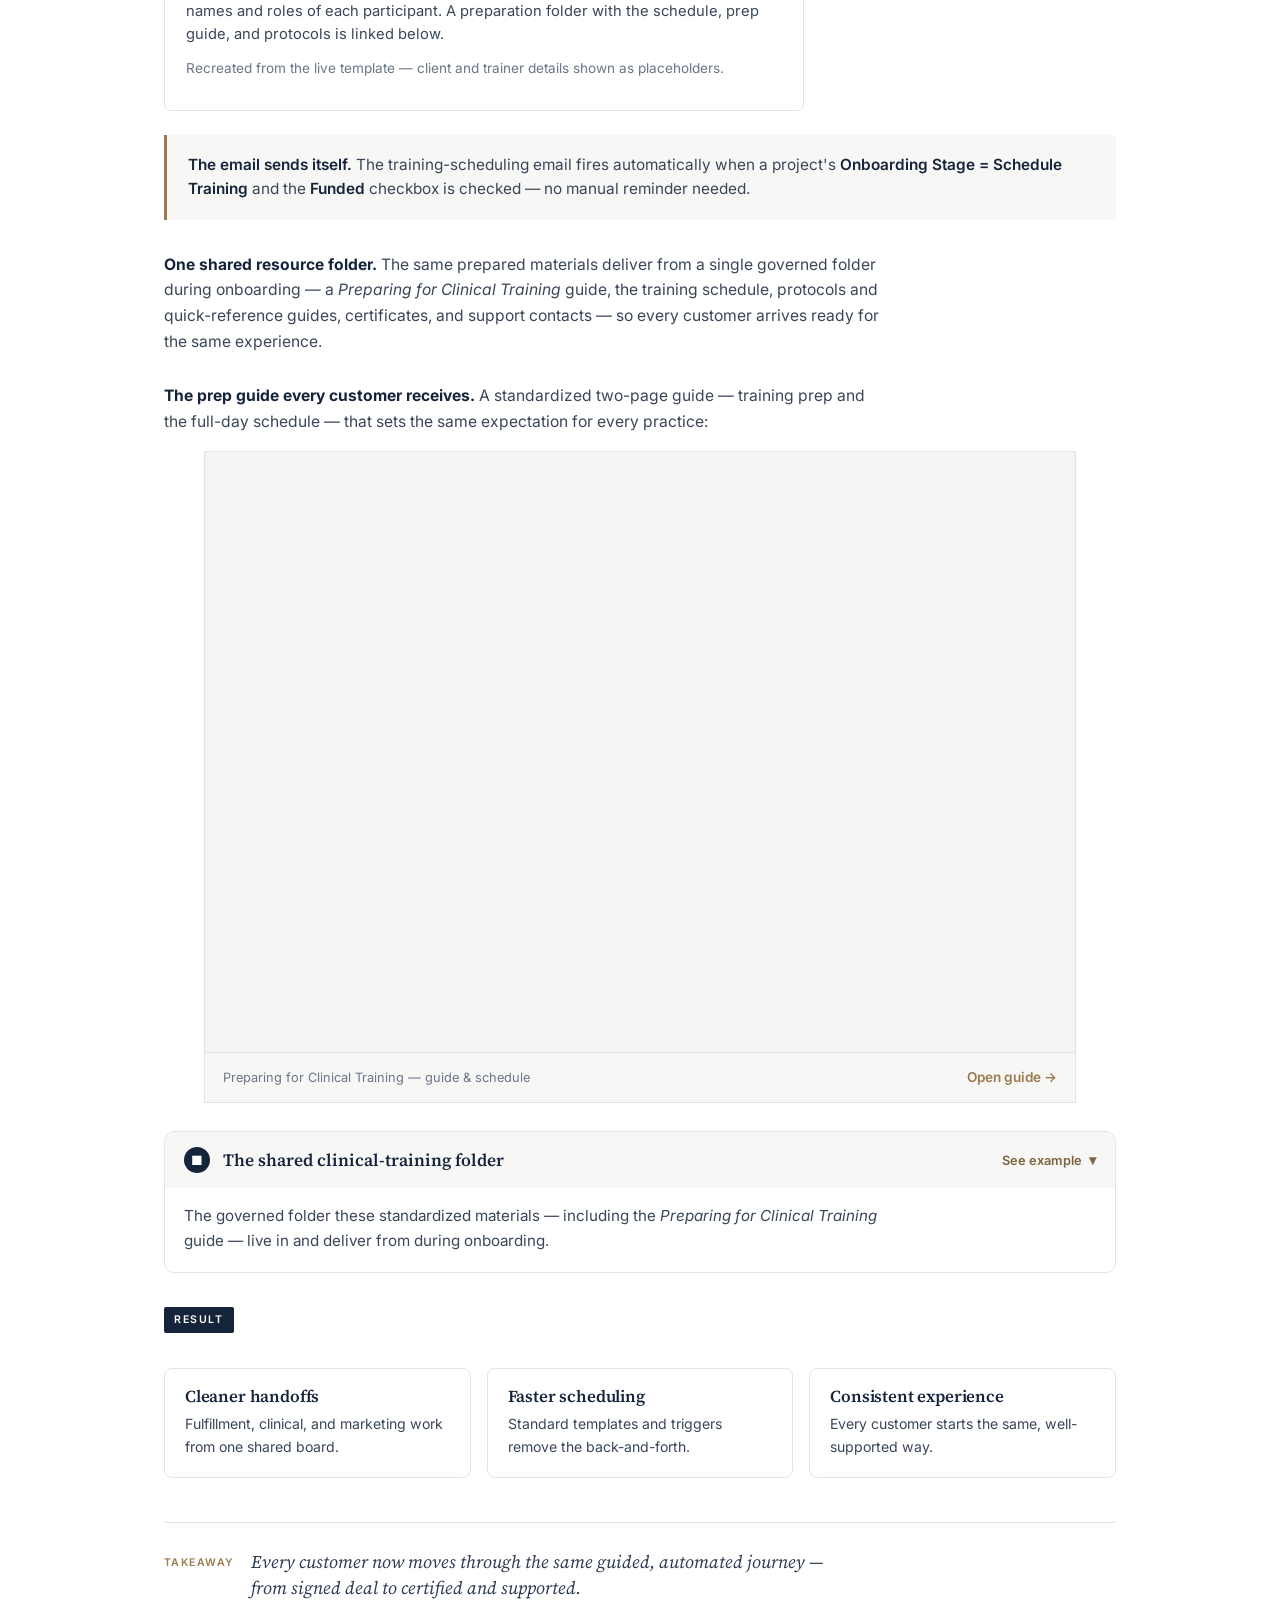
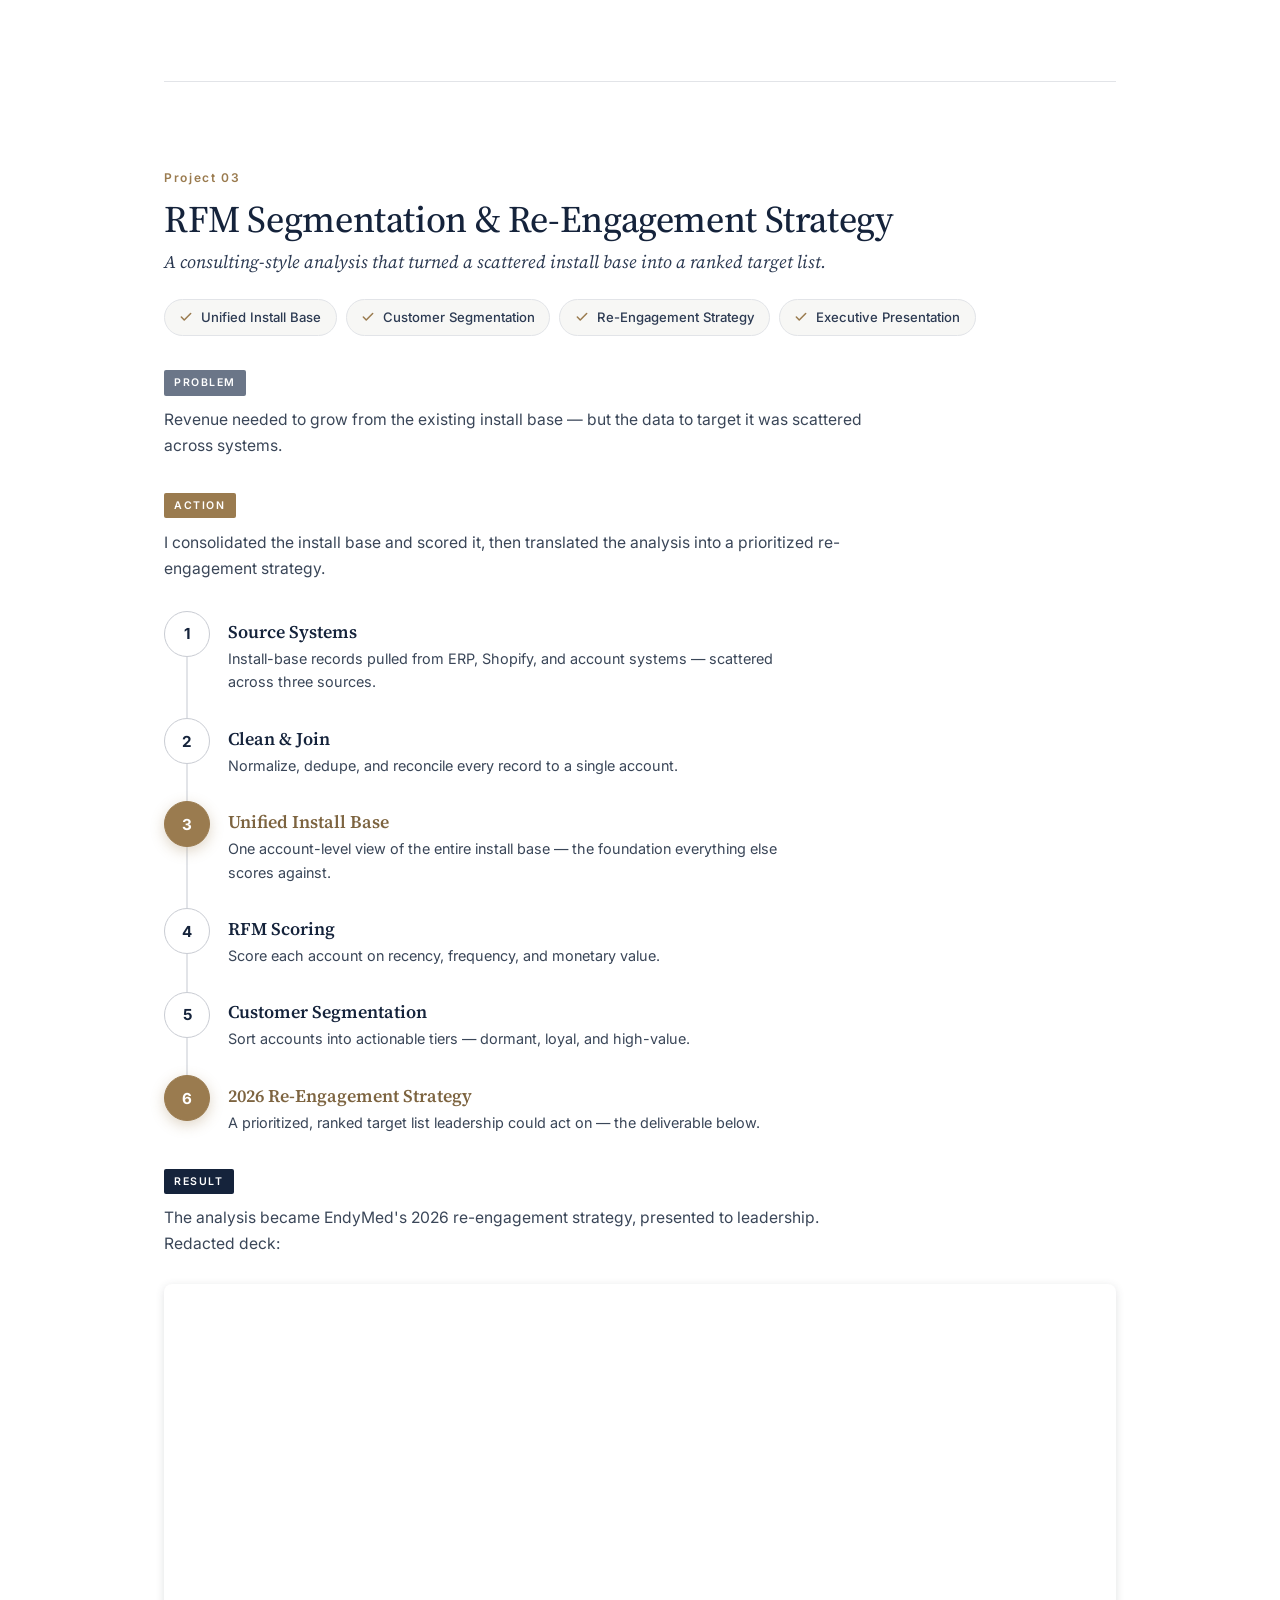
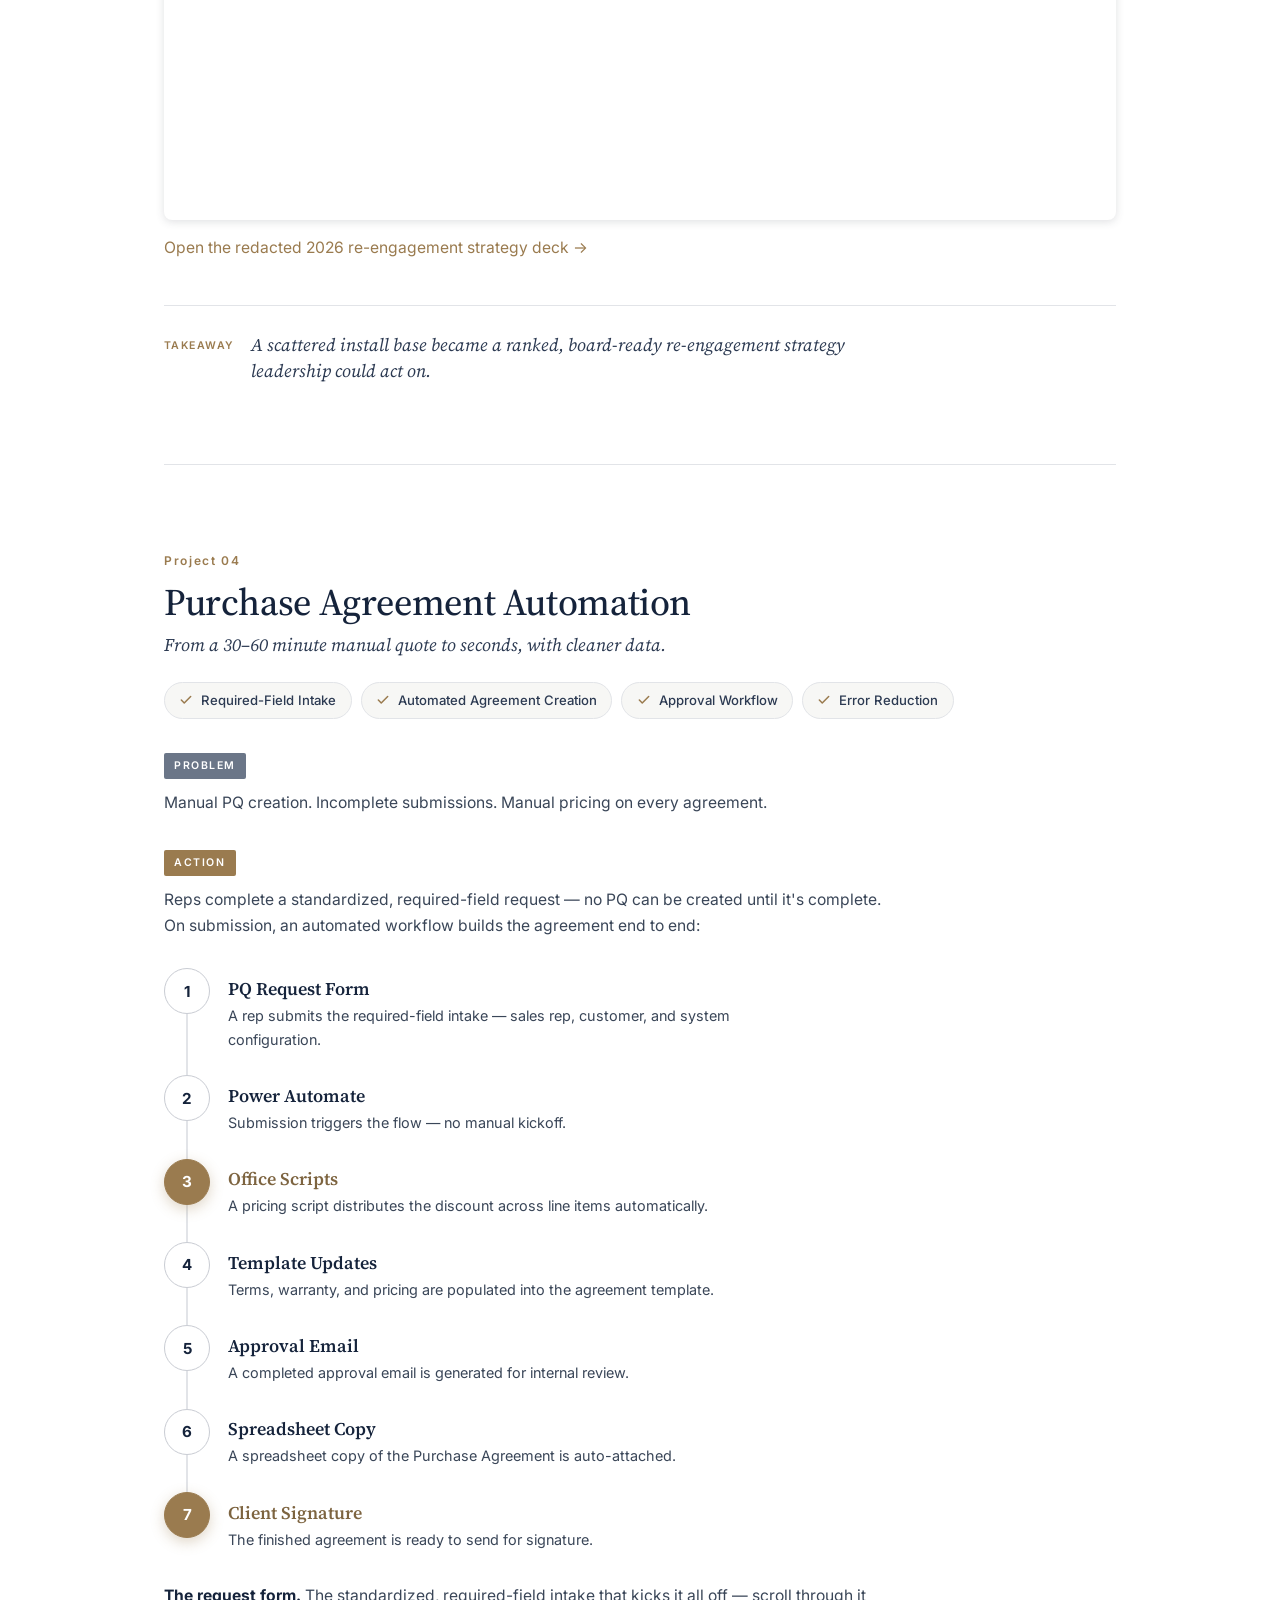
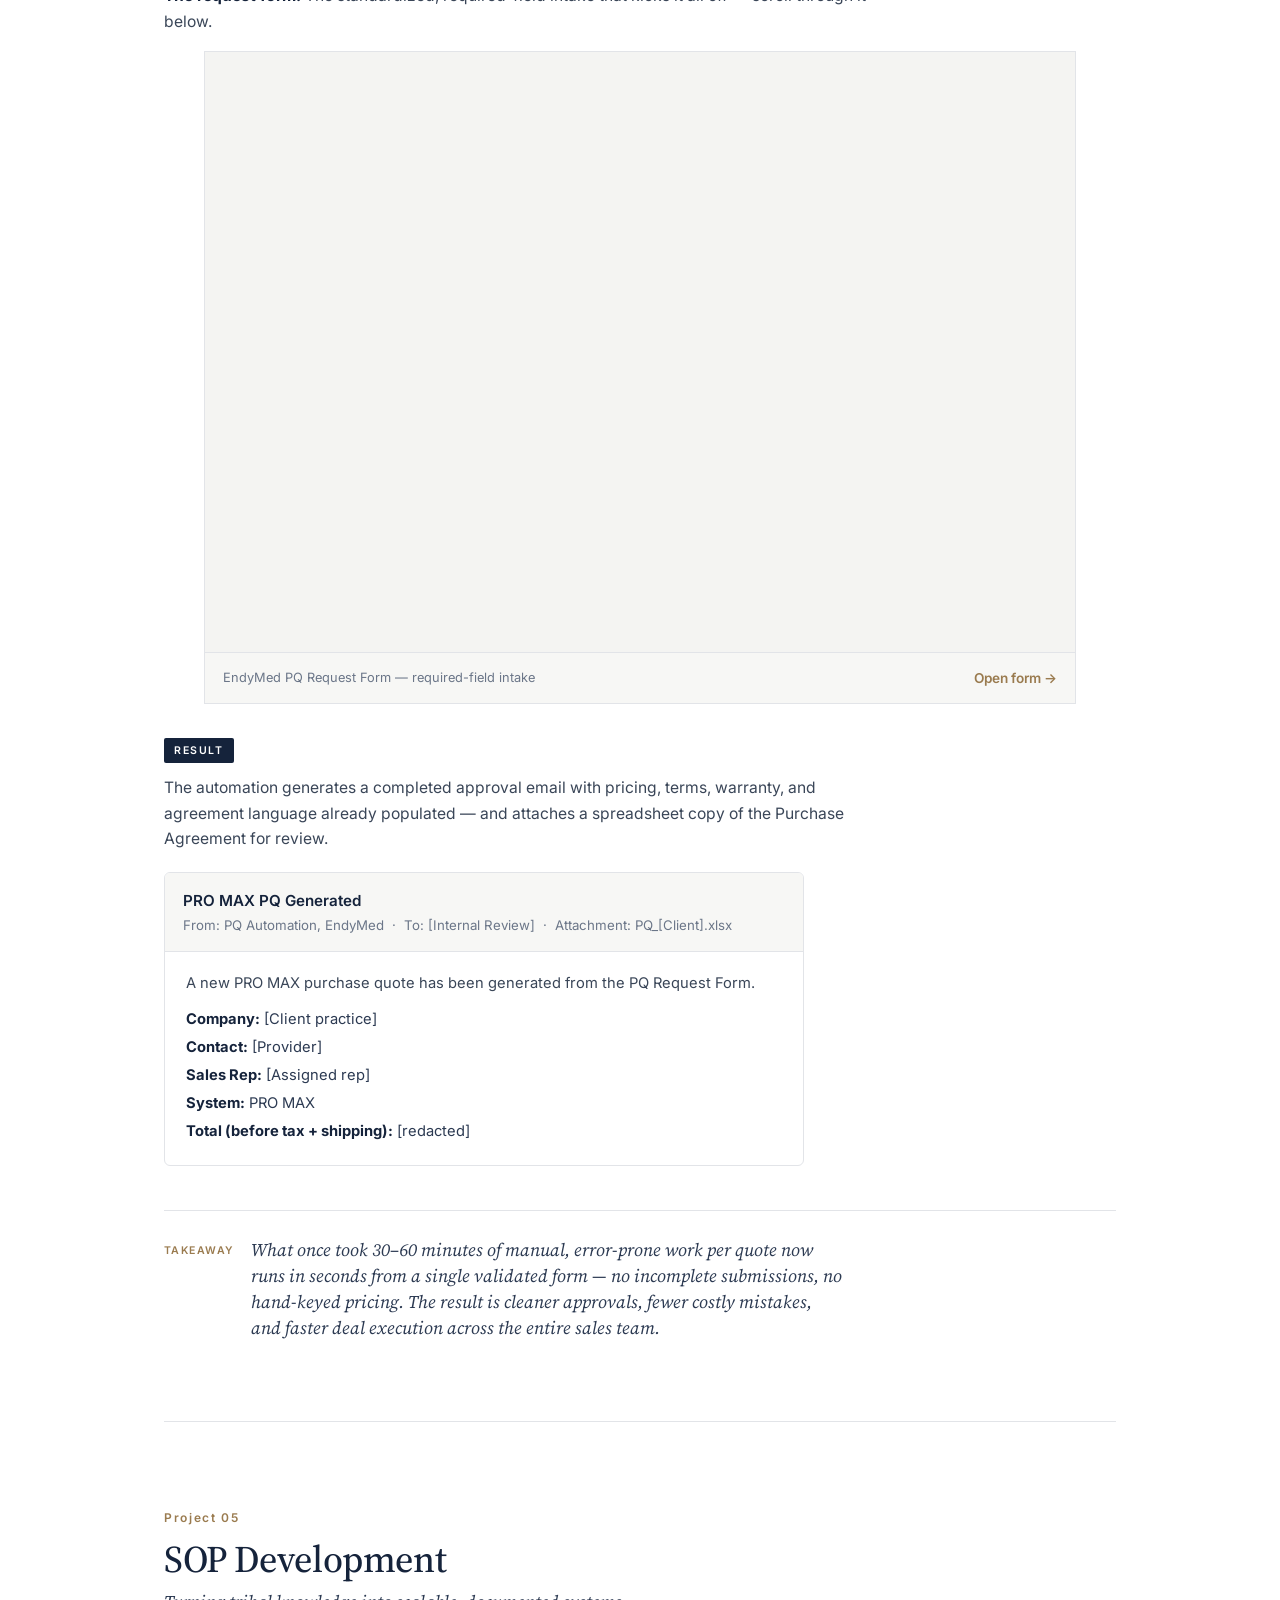
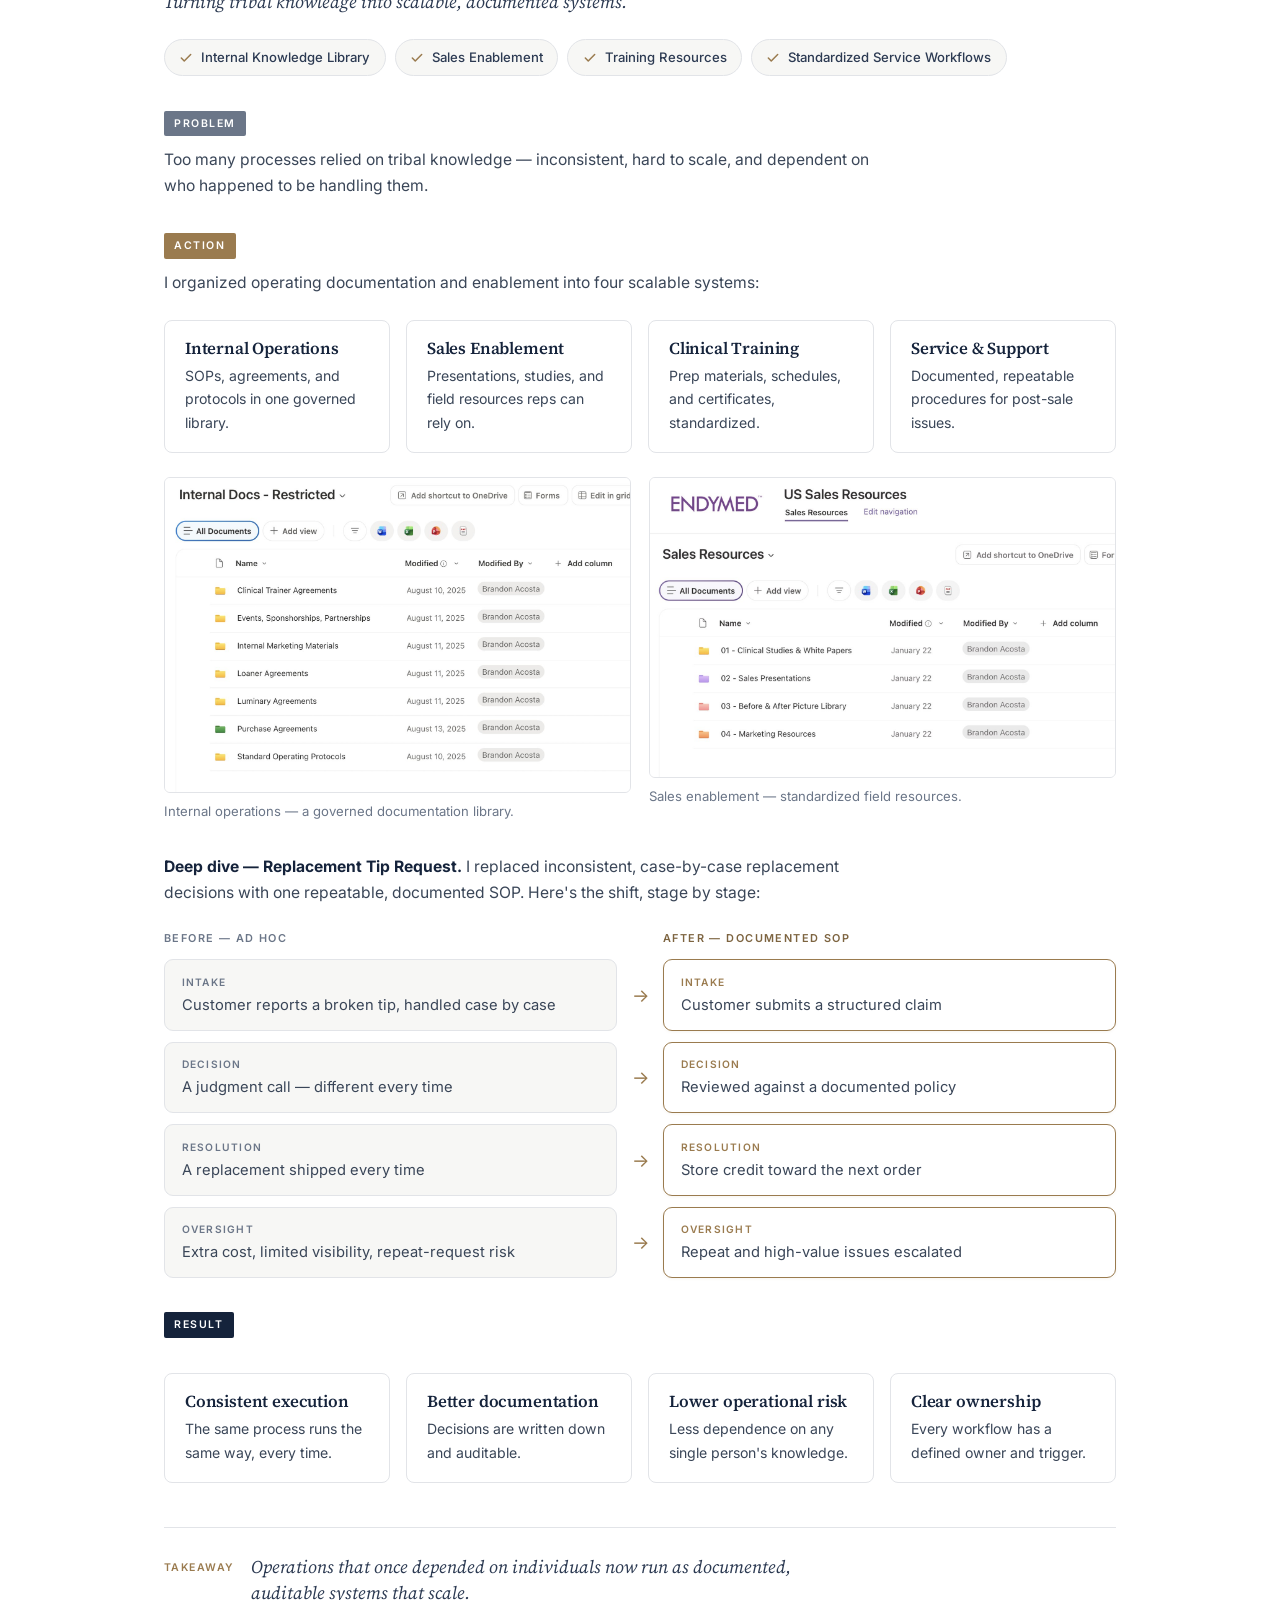
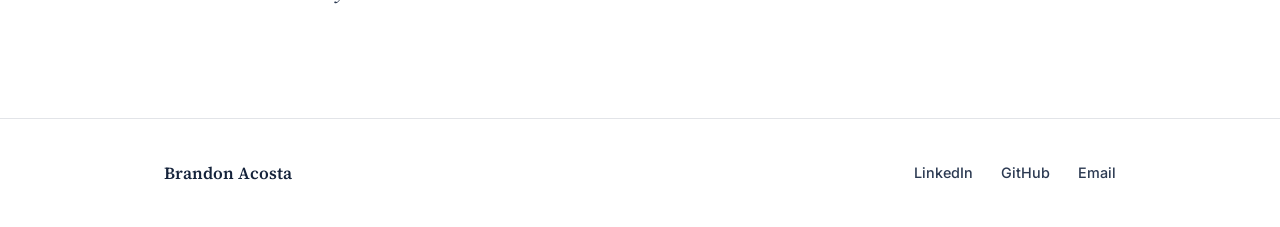
<file: professional.html>
<!DOCTYPE html>
<html lang="en">
<head>
  <meta charset="UTF-8" />
  <meta name="viewport" content="width=device-width, initial-scale=1.0" />
  <title>Projects — Brandon Acosta</title>
  <meta name="description" content="Sales operations at EndyMed — five case studies across CRM infrastructure, client onboarding, RFM re-engagement, purchase-agreement automation, and operational excellence." />
  <link rel="stylesheet" href="styles.css" />
  <script>document.documentElement.classList.add('js');</script>
</head>
<body>

  <!-- ===== Main navigation ===== -->
  <nav class="site-nav">
    <div class="nav-inner">
      <a class="brand" href="index.html">Brandon Acosta<span>.</span></a>
      <button class="nav-toggle" aria-label="Menu" aria-expanded="false">
        <span></span><span></span><span></span>
      </button>
      <ul class="nav-links">
        <li><a href="professional.html" class="active">Projects</a></li>
        <li><a href="analytics.html">Analytics</a></li>
        <li><a href="portfolio.html">Portfolio</a></li>
      </ul>
    </div>
  </nav>

  <!-- ===== Anchor sub-navigation ===== -->
  <div class="subnav">
    <nav class="subnav-inner" aria-label="Projects">
      <a class="subtab active" href="#crm">1 · CRM Infrastructure</a>
      <a class="subtab" href="#onboarding">2 · Client Onboarding</a>
      <a class="subtab" href="#rfm">3 · RFM Re-Engagement</a>
      <a class="subtab" href="#pq">4 · PQ Automation</a>
      <a class="subtab" href="#ops">5 · SOP Development</a>
    </nav>
  </div>

  <!-- ===== Hero ===== -->
  <header class="hero">
    <div class="wrap narrow">
      <p class="eyebrow">Projects</p>
      <h1>Sales Operations at EndyMed</h1>
      <p class="lede">
        Five projects demonstrating how I built the systems behind CRM, customer onboarding,
        commercial operations, automation, and post-sale support.
      </p>
    </div>
  </header>

  <div class="wrap">

    <!-- ============================================================ -->
    <!-- PROJECT 1 — CRM INFRASTRUCTURE                               -->
    <!-- ============================================================ -->
    <section class="ops-section" id="crm">
      <span class="section-num reveal">Project 01</span>
      <h2 class="reveal">CRM Infrastructure</h2>
      <p class="case-tagline reveal">A CRM built from scratch to give a national team one operating rhythm.</p>

      <div class="outcomes stagger">
        <span class="outcome-badge"><svg viewBox="0 0 24 24" fill="none" stroke="currentColor" stroke-width="2.6" stroke-linecap="round" stroke-linejoin="round" aria-hidden="true"><polyline points="20 6 9 17 4 12"/></svg>Standardized CRM</span>
        <span class="outcome-badge"><svg viewBox="0 0 24 24" fill="none" stroke="currentColor" stroke-width="2.6" stroke-linecap="round" stroke-linejoin="round" aria-hidden="true"><polyline points="20 6 9 17 4 12"/></svg>Automated Territory Routing</span>
        <span class="outcome-badge"><svg viewBox="0 0 24 24" fill="none" stroke="currentColor" stroke-width="2.6" stroke-linecap="round" stroke-linejoin="round" aria-hidden="true"><polyline points="20 6 9 17 4 12"/></svg>Weekly KPI Reporting</span>
        <span class="outcome-badge"><svg viewBox="0 0 24 24" fill="none" stroke="currentColor" stroke-width="2.6" stroke-linecap="round" stroke-linejoin="round" aria-hidden="true"><polyline points="20 6 9 17 4 12"/></svg>Live Executive Dashboard</span>
      </div>

      <div class="star-block reveal">
        <span class="star-tag problem">Problem</span>
        <p>No standardized CRM. No consistent lead lifecycle. Limited pipeline visibility for leadership.</p>
      </div>

      <div class="star-block reveal">
        <span class="star-tag action">Action</span>
        <p>I built a Monday.com CRM from the ground up — one lead lifecycle, and an identical set of boards for every rep. Expand any step to see the evidence:</p>

        <div class="ev-steps">
          <div class="ev-step reveal" data-accordion>
            <button class="ev-head" type="button"><span class="ev-n">1</span><span class="ev-t">Lead Intake Form</span><span class="ev-toggle"><span class="lbl-closed">See example</span><span class="lbl-open">Hide</span><span class="chev">▾</span></span></button>
            <div class="ev-sub">Every lead enters through a required-field intake form, so data is clean at the point of capture.</div>
            <div class="ev-panel"><div class="ev-panel-inner"><img class="zoom" src="images/proj/crm-01.jpg" alt="Standardized lead intake form" loading="lazy" /></div></div>
          </div>
          <div class="ev-arrow">↓</div>

          <div class="ev-step reveal" data-accordion>
            <button class="ev-head" type="button"><span class="ev-n">2</span><span class="ev-t">Automated Lead Routing</span><span class="ev-toggle"><span class="lbl-closed">See example</span><span class="lbl-open">Hide</span><span class="chev">▾</span></span></button>
            <div class="ev-sub">The Company Leads Inbox holds the master record; automation creates a duplicate on the assigned territory rep's board — no manual triage.</div>
            <div class="ev-panel"><div class="ev-panel-inner"><img class="zoom" src="images/proj/crm-02.jpg" alt="Automated territory routing flow" loading="lazy" /></div></div>
          </div>
          <div class="ev-arrow">↓</div>

          <div class="ev-step reveal" data-accordion>
            <button class="ev-head" type="button"><span class="ev-n">3</span><span class="ev-t">Rep Leads Board</span><span class="ev-toggle"><span class="lbl-closed">See example</span><span class="lbl-open">Hide</span><span class="chev">▾</span></span></button>
            <div class="ev-sub">Every rep works an identical board with the same six standardized lead statuses.</div>
            <div class="ev-panel"><div class="ev-panel-inner">
              <img class="zoom" src="images/proj/crm-03.jpg" alt="Rep leads board with standardized statuses" loading="lazy" />
              <table class="data-table" style="margin-top:1.1rem;">
                <tbody>
                  <tr><td class="st">New Lead</td><td>Captured, not yet worked</td></tr>
                  <tr><td class="st">Contacted</td><td>Initial outreach made</td></tr>
                  <tr><td class="st">Engaged</td><td>Two-way conversation underway</td></tr>
                  <tr><td class="st">Qualified</td><td>Fit and intent confirmed — ready for a deal</td></tr>
                  <tr><td class="st">Follow-Up Later</td><td>Not now; scheduled to revisit</td></tr>
                  <tr><td class="st">Unqualified</td><td>Not a fit; archived</td></tr>
                </tbody>
              </table>
            </div></div>
          </div>
          <div class="ev-arrow">↓</div>

          <div class="ev-step reveal" data-accordion>
            <button class="ev-head" type="button"><span class="ev-n">4</span><span class="ev-t">Deals Board</span><span class="ev-toggle"><span class="lbl-closed">See example</span><span class="lbl-open">Hide</span><span class="chev">▾</span></span></button>
            <div class="ev-sub">Qualified leads automatically become deals and move through standardized, weighted stages.</div>
            <div class="ev-panel"><div class="ev-panel-inner">
              <img class="zoom" src="images/proj/crm-04.jpg" alt="Deals kanban with standardized stages" loading="lazy" />
              <table class="data-table" style="margin-top:1.1rem;">
                <tbody>
                  <tr><td class="pct">25%</td><td>Feeder / Lead Developed</td></tr>
                  <tr><td class="pct">50%</td><td>Scheduled Demo or Presentation</td></tr>
                  <tr><td class="pct">75%</td><td>Completed Demo or Presentation</td></tr>
                  <tr><td class="pct">90%</td><td>Potential Revenue for Current Month</td></tr>
                  <tr><td class="pct">95%</td><td>Signed PQ</td></tr>
                  <tr><td class="pct">100%</td><td>Deal Closed and Shipped</td></tr>
                </tbody>
              </table>
            </div></div>
          </div>
          <div class="ev-arrow">↓</div>

          <div class="ev-step reveal" data-accordion>
            <button class="ev-head" type="button"><span class="ev-n">5</span><span class="ev-t">Weekly Sales Report</span><span class="ev-toggle"><span class="lbl-closed">See example</span><span class="lbl-open">Hide</span><span class="chev">▾</span></span></button>
            <div class="ev-sub">Every week, an automated report emails each rep with their current pipeline already populated from the CRM.</div>
            <div class="ev-panel"><div class="ev-panel-inner"><img class="zoom" src="images/proj/crm-05.jpg" alt="Automated weekly activity report" loading="lazy" /></div></div>
          </div>
        </div>
      </div>

      <div class="star-block reveal">
        <span class="star-tag result">Result</span>
        <p>Leadership gained a live managerial dashboard — one standardized commercial operating rhythm across the whole team.</p>
        <figure class="shot hero-shot reveal">
          <img class="zoom" src="images/proj/crm-06.jpg" alt="Managerial sales dashboard — forecast, pipeline distribution, stage revenue, and per-rep breakdown (dollar values and rep names redacted)" loading="lazy" />
          <figcaption>The managerial dashboard — forecast, deal-status distribution, forecasted revenue by stage, and a per-rep breakdown in one live view. Dollar values and rep names redacted; click to enlarge.</figcaption>
        </figure>
      </div>

      <div class="takeaway reveal">
        <span class="tk-label">Takeaway</span>
        <p>One system turned a scattered, invisible pipeline into a standardized operating rhythm that leadership could see in real time.</p>
      </div>
    </section>

    <!-- ============================================================ -->
    <!-- PROJECT 2 — CLIENT ONBOARDING SYSTEM                         -->
    <!-- ============================================================ -->
    <section class="ops-section" id="onboarding">
      <span class="section-num reveal">Project 02</span>
      <h2 class="reveal">Client Onboarding System</h2>
      <p class="case-tagline reveal">One repeatable journey from signed deal to a certified, supported customer.</p>

      <div class="outcomes stagger">
        <span class="outcome-badge"><svg viewBox="0 0 24 24" fill="none" stroke="currentColor" stroke-width="2.6" stroke-linecap="round" stroke-linejoin="round" aria-hidden="true"><polyline points="20 6 9 17 4 12"/></svg>Automated Training Scheduling</span>
        <span class="outcome-badge"><svg viewBox="0 0 24 24" fill="none" stroke="currentColor" stroke-width="2.6" stroke-linecap="round" stroke-linejoin="round" aria-hidden="true"><polyline points="20 6 9 17 4 12"/></svg>Digital Installation Verification</span>
        <span class="outcome-badge"><svg viewBox="0 0 24 24" fill="none" stroke="currentColor" stroke-width="2.6" stroke-linecap="round" stroke-linejoin="round" aria-hidden="true"><polyline points="20 6 9 17 4 12"/></svg>Standardized Communications</span>
        <span class="outcome-badge"><svg viewBox="0 0 24 24" fill="none" stroke="currentColor" stroke-width="2.6" stroke-linecap="round" stroke-linejoin="round" aria-hidden="true"><polyline points="20 6 9 17 4 12"/></svg>Cross-Functional Visibility</span>
      </div>

      <div class="star-block reveal">
        <span class="star-tag problem">Problem</span>
        <p>The customer journey became fragmented after the deal was signed — fulfillment, financing, installation, training, and marketing handoffs were disconnected.</p>
      </div>

      <div class="star-block reveal">
        <span class="star-tag action">Action</span>
        <p>I built a client onboarding board, triggered at closed-won, that runs every customer through one standardized path — device, funding, shipping, installation, and training dates all tracked in a single shared view. It's the operational hub the whole handoff flows through.</p>

        <figure class="shot hero-shot reveal">
          <img class="zoom" src="images/proj/onboarding-01.jpg" alt="Client onboarding board — every deal tracked across standardized stages (redacted)" loading="lazy" />
          <figcaption>The onboarding board — every closed-won deal moves across the same stages, visible to fulfillment, clinical, and marketing at once. Customer details redacted; click to enlarge.</figcaption>
        </figure>

        <p class="cap-lede reveal" style="margin-top:1.9rem;"><b style="font-family:var(--sans);color:var(--ink);">One standardized path.</b> Every customer moves through the same seven stages:</p>
        <ol class="steps">
          <li class="step"><h4>Order Confirmed</h4></li>
          <li class="step"><h4>Shipment &amp; Delivery</h4></li>
          <li class="step"><h4>Installation</h4></li>
          <li class="step"><h4>Schedule Training</h4></li>
          <li class="step"><h4>Training Confirmation</h4></li>
          <li class="step"><h4>Training Completed / Certification</h4></li>
          <li class="step"><h4>30-Day Check-In</h4></li>
        </ol>
      </div>

      <div class="star-block reveal">
        <span class="star-tag action">Action</span>
        <h3 style="margin:0.2rem 0 0;">Standardized customer communications</h3>
        <p>Every touchpoint uses a standardized template and resource set, delivered automatically during onboarding.</p>

        <div class="email-card reveal">
          <div class="email-head">
            <span class="subj">Schedule your PRO MAX clinical training</span>
            From: Operations, EndyMed &nbsp;·&nbsp; To: [Client]
          </div>
          <div class="email-body">
            <p>Congratulations on adding the EndyMed PRO MAX system to your practice. Your next step is to schedule your in-person clinical training — a hands-on, full-day session with your assigned clinical trainer (typically 9:00 AM–4:00 PM).</p>
            <p>Please reply with two to three full-day dates over the next two weeks, and the names and roles of each participant. A preparation folder with the schedule, prep guide, and protocols is linked below.</p>
            <p class="muted">Recreated from the live template — client and trainer details shown as placeholders.</p>
          </div>
        </div>

        <div class="callout reveal" style="margin-top:1.5rem;">
          <b>The email sends itself.</b> The training-scheduling email fires automatically when a project's <b>Onboarding Stage = Schedule Training</b> and the <b>Funded</b> checkbox is checked — no manual reminder needed.
        </div>

        <p class="cap-lede reveal" style="margin-top:2rem;"><b style="font-family:var(--sans);color:var(--ink);">One shared resource folder.</b> The same prepared materials deliver from a single governed folder during onboarding — a <i>Preparing for Clinical Training</i> guide, the training schedule, protocols and quick-reference guides, certificates, and support contacts — so every customer arrives ready for the same experience.</p>

        <p class="cap-lede reveal" style="margin-top:1.75rem;"><b style="font-family:var(--sans);color:var(--ink);">The prep guide every customer receives.</b> A standardized two-page guide — training prep and the full-day schedule — that sets the same expectation for every practice:</p>
        <figure class="deck doc reveal" style="margin-top:1rem;">
          <div class="deck-embed">
            <div class="deck-fallback"><span class="ph-k">Prep guide</span><span class="ph-file">decks/Preparing-for-Clinical-Training.pdf</span></div>
            <iframe src="decks/Preparing-for-Clinical-Training.pdf#view=FitH" title="Preparing for Clinical Training guide" loading="lazy"></iframe>
          </div>
          <div class="deck-bar">
            <span class="deck-file">Preparing for Clinical Training — guide &amp; schedule</span>
            <a class="btn-open" href="decks/Preparing-for-Clinical-Training.pdf" target="_blank" rel="noopener">Open guide →</a>
          </div>
        </figure>

        <div class="ev-steps" style="margin-top:1.75rem;">
          <div class="ev-step reveal" data-accordion>
            <button class="ev-head" type="button"><span class="ev-n">■</span><span class="ev-t">The shared clinical-training folder</span><span class="ev-toggle"><span class="lbl-closed">See example</span><span class="lbl-open">Hide</span><span class="chev">▾</span></span></button>
            <div class="ev-sub">The governed folder these standardized materials — including the <i>Preparing for Clinical Training</i> guide — live in and deliver from during onboarding.</div>
            <div class="ev-panel"><div class="ev-panel-inner"><img class="zoom" src="images/proj/onboarding-05.jpg" alt="Clinical training shared resource folder" loading="lazy" /></div></div>
          </div>
        </div>
      </div>

      <div class="star-block reveal">
        <span class="star-tag result">Result</span>
        <div class="outcome-cards stagger">
          <div class="outcome"><h4>Cleaner handoffs</h4><p>Fulfillment, clinical, and marketing work from one shared board.</p></div>
          <div class="outcome"><h4>Faster scheduling</h4><p>Standard templates and triggers remove the back-and-forth.</p></div>
          <div class="outcome"><h4>Consistent experience</h4><p>Every customer starts the same, well-supported way.</p></div>
        </div>
      </div>

      <div class="takeaway reveal">
        <span class="tk-label">Takeaway</span>
        <p>Every customer now moves through the same guided, automated journey — from signed deal to certified and supported.</p>
      </div>
    </section>

    <!-- ============================================================ -->
    <!-- PROJECT 3 — RFM SEGMENTATION & RE-ENGAGEMENT                 -->
    <!-- ============================================================ -->
    <section class="ops-section" id="rfm">
      <span class="section-num reveal">Project 03</span>
      <h2 class="reveal">RFM Segmentation &amp; Re-Engagement Strategy</h2>
      <p class="case-tagline reveal">A consulting-style analysis that turned a scattered install base into a ranked target list.</p>

      <div class="outcomes stagger">
        <span class="outcome-badge"><svg viewBox="0 0 24 24" fill="none" stroke="currentColor" stroke-width="2.6" stroke-linecap="round" stroke-linejoin="round" aria-hidden="true"><polyline points="20 6 9 17 4 12"/></svg>Unified Install Base</span>
        <span class="outcome-badge"><svg viewBox="0 0 24 24" fill="none" stroke="currentColor" stroke-width="2.6" stroke-linecap="round" stroke-linejoin="round" aria-hidden="true"><polyline points="20 6 9 17 4 12"/></svg>Customer Segmentation</span>
        <span class="outcome-badge"><svg viewBox="0 0 24 24" fill="none" stroke="currentColor" stroke-width="2.6" stroke-linecap="round" stroke-linejoin="round" aria-hidden="true"><polyline points="20 6 9 17 4 12"/></svg>Re-Engagement Strategy</span>
        <span class="outcome-badge"><svg viewBox="0 0 24 24" fill="none" stroke="currentColor" stroke-width="2.6" stroke-linecap="round" stroke-linejoin="round" aria-hidden="true"><polyline points="20 6 9 17 4 12"/></svg>Executive Presentation</span>
      </div>

      <div class="star-block reveal">
        <span class="star-tag problem">Problem</span>
        <p>Revenue needed to grow from the existing install base — but the data to target it was scattered across systems.</p>
      </div>

      <div class="star-block reveal">
        <span class="star-tag action">Action</span>
        <p>I consolidated the install base and scored it, then translated the analysis into a prioritized re-engagement strategy.</p>
        <div class="pipeline stagger" role="img" aria-label="Pipeline: source systems are cleaned and joined into a unified install base, scored with RFM, segmented, and turned into the 2026 re-engagement strategy.">
          <div class="pl-stage"><div class="pl-rail"><span class="pl-num">1</span><span class="pl-line"></span></div><div class="pl-body"><div class="pl-t">Source Systems</div><div class="pl-s">Install-base records pulled from ERP, Shopify, and account systems — scattered across three sources.</div></div></div>
          <div class="pl-stage"><div class="pl-rail"><span class="pl-num">2</span><span class="pl-line"></span></div><div class="pl-body"><div class="pl-t">Clean &amp; Join</div><div class="pl-s">Normalize, dedupe, and reconcile every record to a single account.</div></div></div>
          <div class="pl-stage key"><div class="pl-rail"><span class="pl-num">3</span><span class="pl-line"></span></div><div class="pl-body"><div class="pl-t">Unified Install Base</div><div class="pl-s">One account-level view of the entire install base — the foundation everything else scores against.</div></div></div>
          <div class="pl-stage"><div class="pl-rail"><span class="pl-num">4</span><span class="pl-line"></span></div><div class="pl-body"><div class="pl-t">RFM Scoring</div><div class="pl-s">Score each account on recency, frequency, and monetary value.</div></div></div>
          <div class="pl-stage"><div class="pl-rail"><span class="pl-num">5</span><span class="pl-line"></span></div><div class="pl-body"><div class="pl-t">Customer Segmentation</div><div class="pl-s">Sort accounts into actionable tiers — dormant, loyal, and high-value.</div></div></div>
          <div class="pl-stage key"><div class="pl-rail"><span class="pl-num">6</span><span class="pl-line"></span></div><div class="pl-body"><div class="pl-t">2026 Re-Engagement Strategy</div><div class="pl-s">A prioritized, ranked target list leadership could act on — the deliverable below.</div></div></div>
        </div>
      </div>

      <div class="star-block reveal">
        <span class="star-tag result">Result</span>
        <p>The analysis became EndyMed's 2026 re-engagement strategy, presented to leadership. Redacted deck:</p>
        <div style="position: relative; width: 100%; height: 0; padding-top: 56.2500%; padding-bottom: 0; box-shadow: 0 2px 8px 0 rgba(63,69,81,0.16); margin-top: 1.6em; margin-bottom: 0.9em; overflow: hidden; border-radius: 8px; will-change: transform;">
          <iframe loading="lazy" style="position: absolute; width: 100%; height: 100%; top: 0; left: 0; border: none; padding: 0; margin: 0;" src="https://www.canva.com/design/DAHO16awU68/Dd61endO3ITr5GnyIxnfAA/view?embed" allowfullscreen="allowfullscreen" allow="fullscreen"></iframe>
        </div>
        <p class="embed-caption"><a href="https://www.canva.com/design/DAHO16awU68/Dd61endO3ITr5GnyIxnfAA/view?utm_content=DAHO16awU68&amp;utm_campaign=designshare&amp;utm_medium=embeds&amp;utm_source=link" target="_blank" rel="noopener">Open the redacted 2026 re-engagement strategy deck →</a></p>
      </div>

      <div class="takeaway reveal">
        <span class="tk-label">Takeaway</span>
        <p>A scattered install base became a ranked, board-ready re-engagement strategy leadership could act on.</p>
      </div>
    </section>

    <!-- ============================================================ -->
    <!-- PROJECT 4 — PURCHASE AGREEMENT AUTOMATION                    -->
    <!-- ============================================================ -->
    <section class="ops-section" id="pq">
      <span class="section-num reveal">Project 04</span>
      <h2 class="reveal">Purchase Agreement Automation</h2>
      <p class="case-tagline reveal">From a 30–60 minute manual quote to seconds, with cleaner data.</p>

      <div class="outcomes stagger">
        <span class="outcome-badge"><svg viewBox="0 0 24 24" fill="none" stroke="currentColor" stroke-width="2.6" stroke-linecap="round" stroke-linejoin="round" aria-hidden="true"><polyline points="20 6 9 17 4 12"/></svg>Required-Field Intake</span>
        <span class="outcome-badge"><svg viewBox="0 0 24 24" fill="none" stroke="currentColor" stroke-width="2.6" stroke-linecap="round" stroke-linejoin="round" aria-hidden="true"><polyline points="20 6 9 17 4 12"/></svg>Automated Agreement Creation</span>
        <span class="outcome-badge"><svg viewBox="0 0 24 24" fill="none" stroke="currentColor" stroke-width="2.6" stroke-linecap="round" stroke-linejoin="round" aria-hidden="true"><polyline points="20 6 9 17 4 12"/></svg>Approval Workflow</span>
        <span class="outcome-badge"><svg viewBox="0 0 24 24" fill="none" stroke="currentColor" stroke-width="2.6" stroke-linecap="round" stroke-linejoin="round" aria-hidden="true"><polyline points="20 6 9 17 4 12"/></svg>Error Reduction</span>
      </div>

      <div class="star-block reveal">
        <span class="star-tag problem">Problem</span>
        <p>Manual PQ creation. Incomplete submissions. Manual pricing on every agreement.</p>
      </div>

      <div class="star-block reveal">
        <span class="star-tag action">Action</span>
        <p>Reps complete a standardized, required-field request — no PQ can be created until it's complete. On submission, an automated workflow builds the agreement end to end:</p>
        <div class="pipeline stagger" role="img" aria-label="Workflow: PQ request form, Power Automate, Office Scripts discount distribution, template updates, approval email, spreadsheet copy, client signature.">
          <div class="pl-stage"><div class="pl-rail"><span class="pl-num">1</span><span class="pl-line"></span></div><div class="pl-body"><div class="pl-t">PQ Request Form</div><div class="pl-s">A rep submits the required-field intake — sales rep, customer, and system configuration.</div></div></div>
          <div class="pl-stage"><div class="pl-rail"><span class="pl-num">2</span><span class="pl-line"></span></div><div class="pl-body"><div class="pl-t">Power Automate</div><div class="pl-s">Submission triggers the flow — no manual kickoff.</div></div></div>
          <div class="pl-stage key"><div class="pl-rail"><span class="pl-num">3</span><span class="pl-line"></span></div><div class="pl-body"><div class="pl-t">Office Scripts</div><div class="pl-s">A pricing script distributes the discount across line items automatically.</div></div></div>
          <div class="pl-stage"><div class="pl-rail"><span class="pl-num">4</span><span class="pl-line"></span></div><div class="pl-body"><div class="pl-t">Template Updates</div><div class="pl-s">Terms, warranty, and pricing are populated into the agreement template.</div></div></div>
          <div class="pl-stage"><div class="pl-rail"><span class="pl-num">5</span><span class="pl-line"></span></div><div class="pl-body"><div class="pl-t">Approval Email</div><div class="pl-s">A completed approval email is generated for internal review.</div></div></div>
          <div class="pl-stage"><div class="pl-rail"><span class="pl-num">6</span><span class="pl-line"></span></div><div class="pl-body"><div class="pl-t">Spreadsheet Copy</div><div class="pl-s">A spreadsheet copy of the Purchase Agreement is auto-attached.</div></div></div>
          <div class="pl-stage key"><div class="pl-rail"><span class="pl-num">7</span><span class="pl-line"></span></div><div class="pl-body"><div class="pl-t">Client Signature</div><div class="pl-s">The finished agreement is ready to send for signature.</div></div></div>
        </div>

        <p class="cap-lede reveal" style="margin-top:2rem;"><b style="font-family:var(--sans);color:var(--ink);">The request form.</b> The standardized, required-field intake that kicks it all off — scroll through it below.</p>
        <figure class="deck doc reveal" style="margin-top:1rem;">
          <div class="deck-embed">
            <div class="deck-fallback"><span class="ph-k">PQ request form</span><span class="ph-file">decks/PQ-Request-Form.pdf</span></div>
            <iframe src="decks/PQ-Request-Form.pdf#view=FitH" title="EndyMed PQ request form" loading="lazy"></iframe>
          </div>
          <div class="deck-bar">
            <span class="deck-file">EndyMed PQ Request Form — required-field intake</span>
            <a class="btn-open" href="decks/PQ-Request-Form.pdf" target="_blank" rel="noopener">Open form →</a>
          </div>
        </figure>
      </div>

      <div class="star-block reveal">
        <span class="star-tag result">Result</span>
        <p>The automation generates a completed approval email with pricing, terms, warranty, and agreement language already populated — and attaches a spreadsheet copy of the Purchase Agreement for review.</p>
        <div class="email-card reveal" style="margin-top:1.25rem;">
          <div class="email-head">
            <span class="subj">PRO MAX PQ Generated</span>
            From: PQ Automation, EndyMed &nbsp;·&nbsp; To: [Internal Review] &nbsp;·&nbsp; Attachment: PQ_[Client].xlsx
          </div>
          <div class="email-body">
            <p>A new PRO MAX purchase quote has been generated from the PQ Request Form.</p>
            <p style="font-family:var(--sans);font-size:0.92rem;color:var(--ink-soft);line-height:1.9;margin:0;">
              <b style="color:var(--ink);">Company:</b> [Client practice]<br />
              <b style="color:var(--ink);">Contact:</b> [Provider]<br />
              <b style="color:var(--ink);">Sales Rep:</b> [Assigned rep]<br />
              <b style="color:var(--ink);">System:</b> PRO MAX<br />
              <b style="color:var(--ink);">Total (before tax + shipping):</b> [redacted]
            </p>
          </div>
        </div>
      </div>

      <div class="takeaway reveal">
        <span class="tk-label">Takeaway</span>
        <p>What once took 30–60 minutes of manual, error-prone work per quote now runs in seconds from a single validated form — no incomplete submissions, no hand-keyed pricing. The result is cleaner approvals, fewer costly mistakes, and faster deal execution across the entire sales team.</p>
      </div>
    </section>

    <!-- ============================================================ -->
    <!-- PROJECT 5 — OPERATIONAL EXCELLENCE                           -->
    <!-- ============================================================ -->
    <section class="ops-section" id="ops">
      <span class="section-num reveal">Project 05</span>
      <h2 class="reveal">SOP Development</h2>
      <p class="case-tagline reveal">Turning tribal knowledge into scalable, documented systems.</p>

      <div class="outcomes stagger">
        <span class="outcome-badge"><svg viewBox="0 0 24 24" fill="none" stroke="currentColor" stroke-width="2.6" stroke-linecap="round" stroke-linejoin="round" aria-hidden="true"><polyline points="20 6 9 17 4 12"/></svg>Internal Knowledge Library</span>
        <span class="outcome-badge"><svg viewBox="0 0 24 24" fill="none" stroke="currentColor" stroke-width="2.6" stroke-linecap="round" stroke-linejoin="round" aria-hidden="true"><polyline points="20 6 9 17 4 12"/></svg>Sales Enablement</span>
        <span class="outcome-badge"><svg viewBox="0 0 24 24" fill="none" stroke="currentColor" stroke-width="2.6" stroke-linecap="round" stroke-linejoin="round" aria-hidden="true"><polyline points="20 6 9 17 4 12"/></svg>Training Resources</span>
        <span class="outcome-badge"><svg viewBox="0 0 24 24" fill="none" stroke="currentColor" stroke-width="2.6" stroke-linecap="round" stroke-linejoin="round" aria-hidden="true"><polyline points="20 6 9 17 4 12"/></svg>Standardized Service Workflows</span>
      </div>

      <div class="star-block reveal">
        <span class="star-tag problem">Problem</span>
        <p>Too many processes relied on tribal knowledge — inconsistent, hard to scale, and dependent on who happened to be handling them.</p>
      </div>

      <div class="star-block reveal">
        <span class="star-tag action">Action</span>
        <p>I organized operating documentation and enablement into four scalable systems:</p>
        <div class="outcome-cards stagger">
          <div class="outcome"><h4>Internal Operations</h4><p>SOPs, agreements, and protocols in one governed library.</p></div>
          <div class="outcome"><h4>Sales Enablement</h4><p>Presentations, studies, and field resources reps can rely on.</p></div>
          <div class="outcome"><h4>Clinical Training</h4><p>Prep materials, schedules, and certificates, standardized.</p></div>
          <div class="outcome"><h4>Service &amp; Support</h4><p>Documented, repeatable procedures for post-sale issues.</p></div>
        </div>

        <div class="ev-pair stagger" style="margin-top:1.5rem;">
          <figure>
            <img class="zoom" src="images/proj/sop-01.jpg" alt="Internal operations documentation library" loading="lazy" />
            <figcaption>Internal operations — a governed documentation library.</figcaption>
          </figure>
          <figure>
            <img class="zoom" src="images/proj/sop-02.jpg" alt="Sales enablement resource library" loading="lazy" />
            <figcaption>Sales enablement — standardized field resources.</figcaption>
          </figure>
        </div>

        <p class="cap-lede reveal" style="margin-top:2rem;"><b style="font-family:var(--sans);color:var(--ink);">Deep dive — Replacement Tip Request.</b> I replaced inconsistent, case-by-case replacement decisions with one repeatable, documented SOP. Here's the shift, stage by stage:</p>
        <div class="transform reveal">
          <div class="tf-head"><span class="tf-h-old">Before — ad hoc</span><span></span><span class="tf-h-new">After — documented SOP</span></div>
          <div class="tf-row">
            <div class="tf-cell old"><span class="tf-k">Intake</span>Customer reports a broken tip, handled case by case</div>
            <div class="tf-arrow" aria-hidden="true">→</div>
            <div class="tf-cell new"><span class="tf-k">Intake</span>Customer submits a structured claim</div>
          </div>
          <div class="tf-row">
            <div class="tf-cell old"><span class="tf-k">Decision</span>A judgment call — different every time</div>
            <div class="tf-arrow" aria-hidden="true">→</div>
            <div class="tf-cell new"><span class="tf-k">Decision</span>Reviewed against a documented policy</div>
          </div>
          <div class="tf-row">
            <div class="tf-cell old"><span class="tf-k">Resolution</span>A replacement shipped every time</div>
            <div class="tf-arrow" aria-hidden="true">→</div>
            <div class="tf-cell new"><span class="tf-k">Resolution</span>Store credit toward the next order</div>
          </div>
          <div class="tf-row">
            <div class="tf-cell old"><span class="tf-k">Oversight</span>Extra cost, limited visibility, repeat-request risk</div>
            <div class="tf-arrow" aria-hidden="true">→</div>
            <div class="tf-cell new"><span class="tf-k">Oversight</span>Repeat and high-value issues escalated</div>
          </div>
        </div>
      </div>

      <div class="star-block reveal">
        <span class="star-tag result">Result</span>
        <div class="outcome-cards stagger">
          <div class="outcome"><h4>Consistent execution</h4><p>The same process runs the same way, every time.</p></div>
          <div class="outcome"><h4>Better documentation</h4><p>Decisions are written down and auditable.</p></div>
          <div class="outcome"><h4>Lower operational risk</h4><p>Less dependence on any single person's knowledge.</p></div>
          <div class="outcome"><h4>Clear ownership</h4><p>Every workflow has a defined owner and trigger.</p></div>
        </div>
      </div>

      <div class="takeaway reveal">
        <span class="tk-label">Takeaway</span>
        <p>Operations that once depended on individuals now run as documented, auditable systems that scale.</p>
      </div>
    </section>

  </div><!-- /wrap -->

  <!-- ===== Footer ===== -->
  <footer class="site-footer">
    <div class="footer-inner">
      <span class="fname">Brandon Acosta</span>
      <div class="footer-links">
        <a href="https://linkedin.com/in/acostab" target="_blank" rel="noopener">LinkedIn</a>
        <a href="https://github.com/acostabrandon" target="_blank" rel="noopener">GitHub</a>
        <a href="mailto:brandonacosta713@gmail.com">Email</a>
      </div>
    </div>
  </footer>

  <script src="script.js"></script>
</body>
</html>
</file>
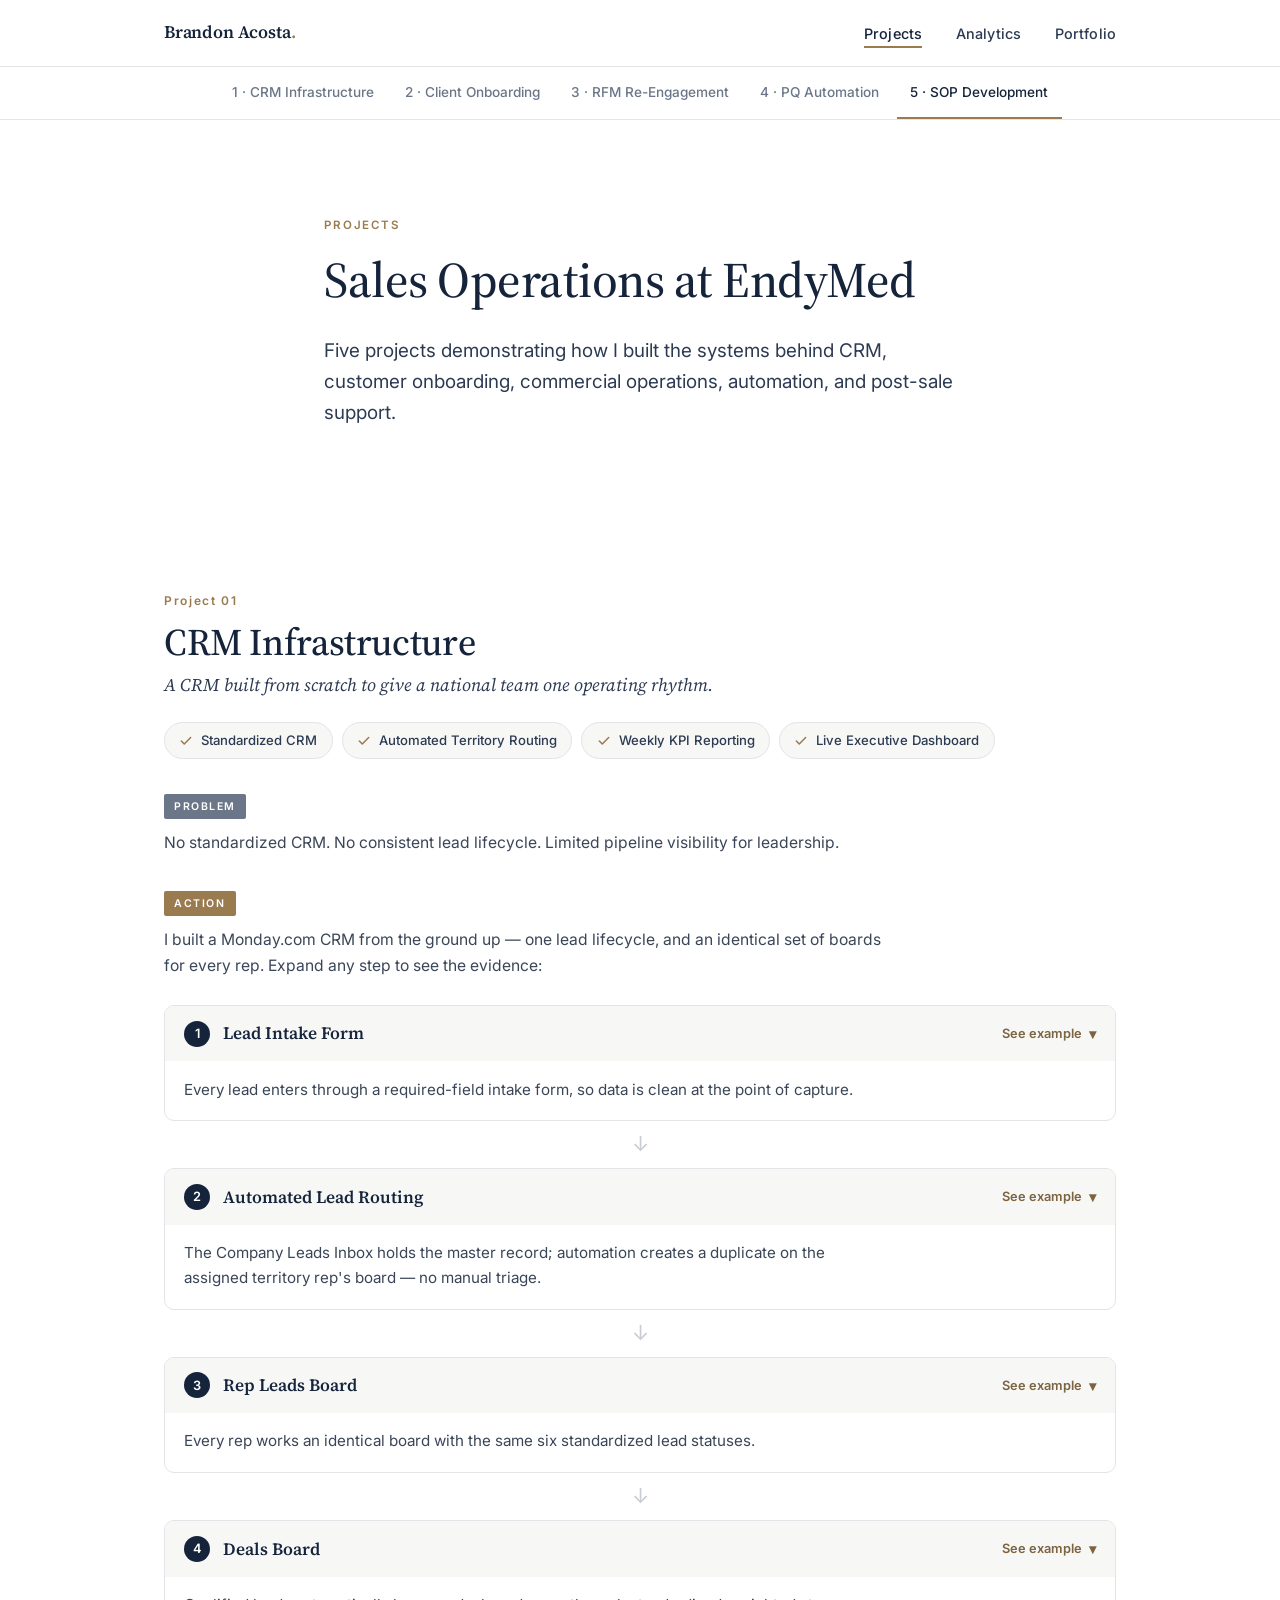
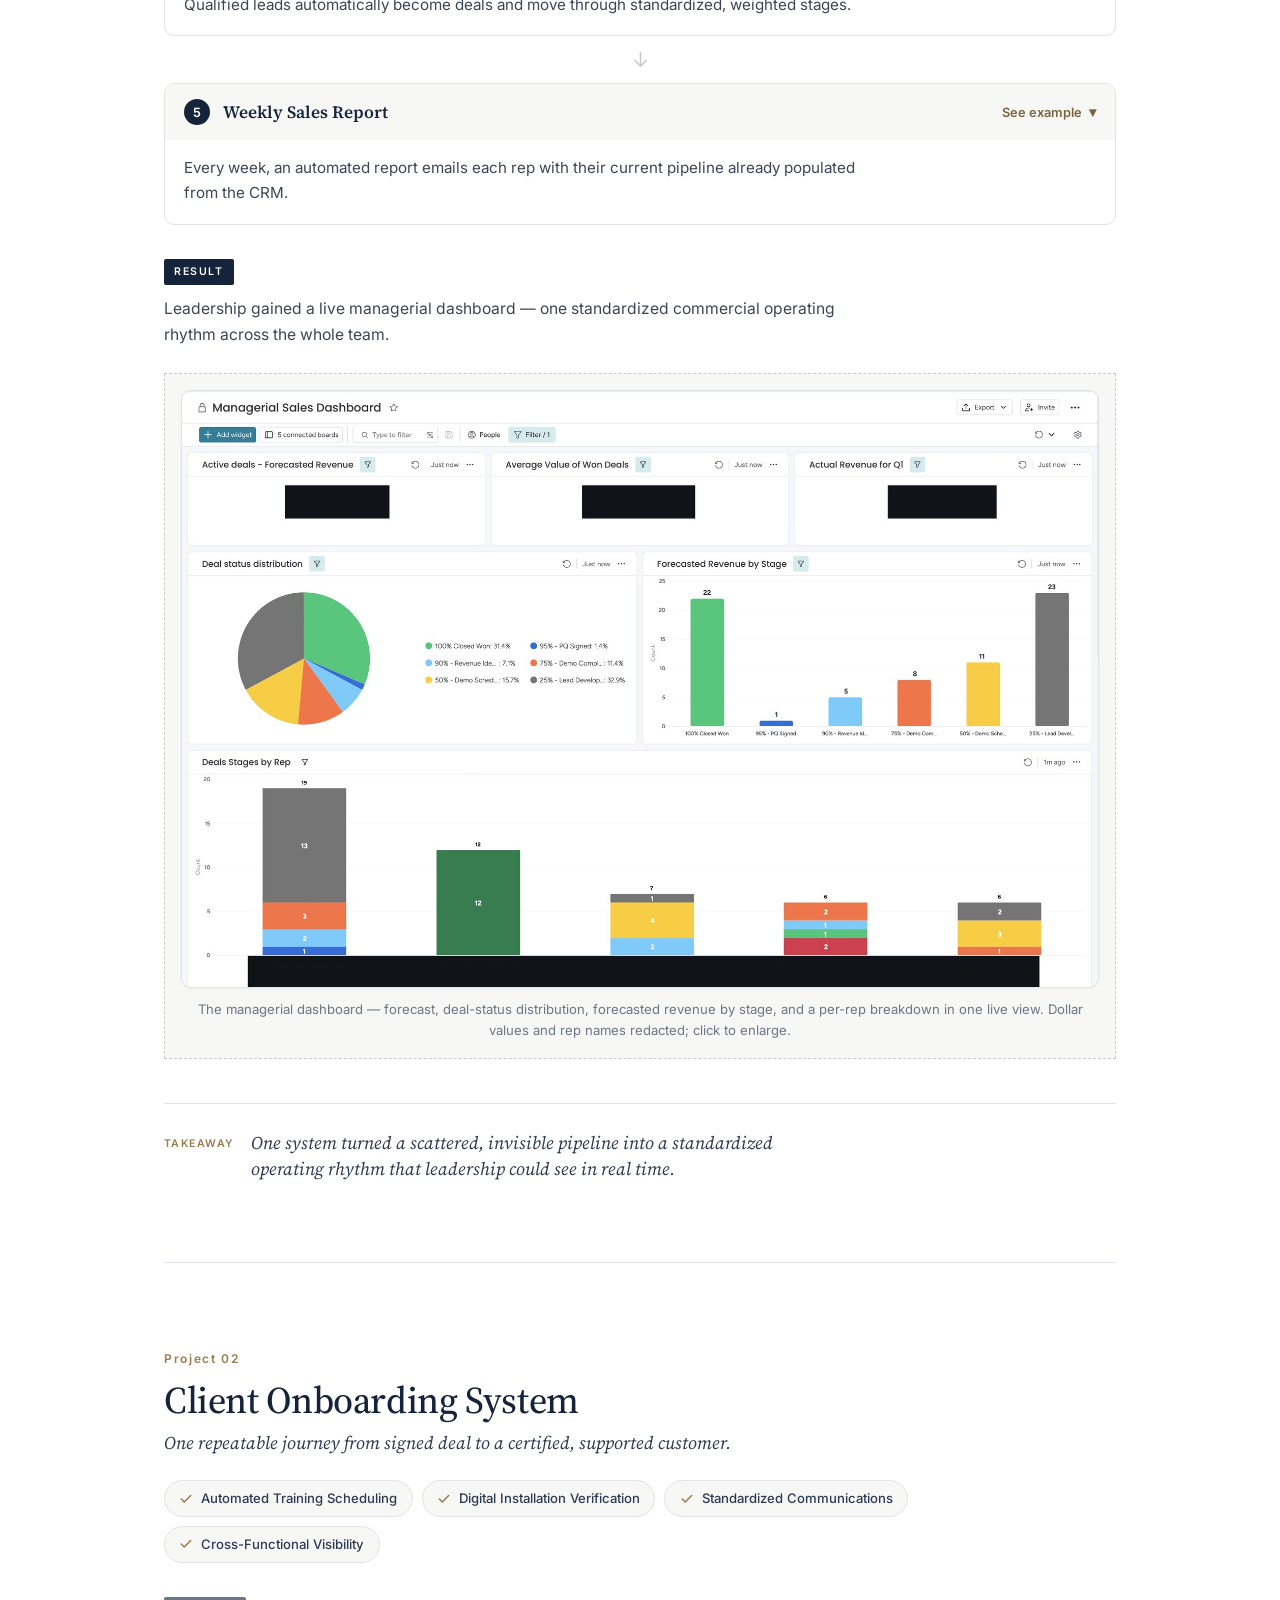
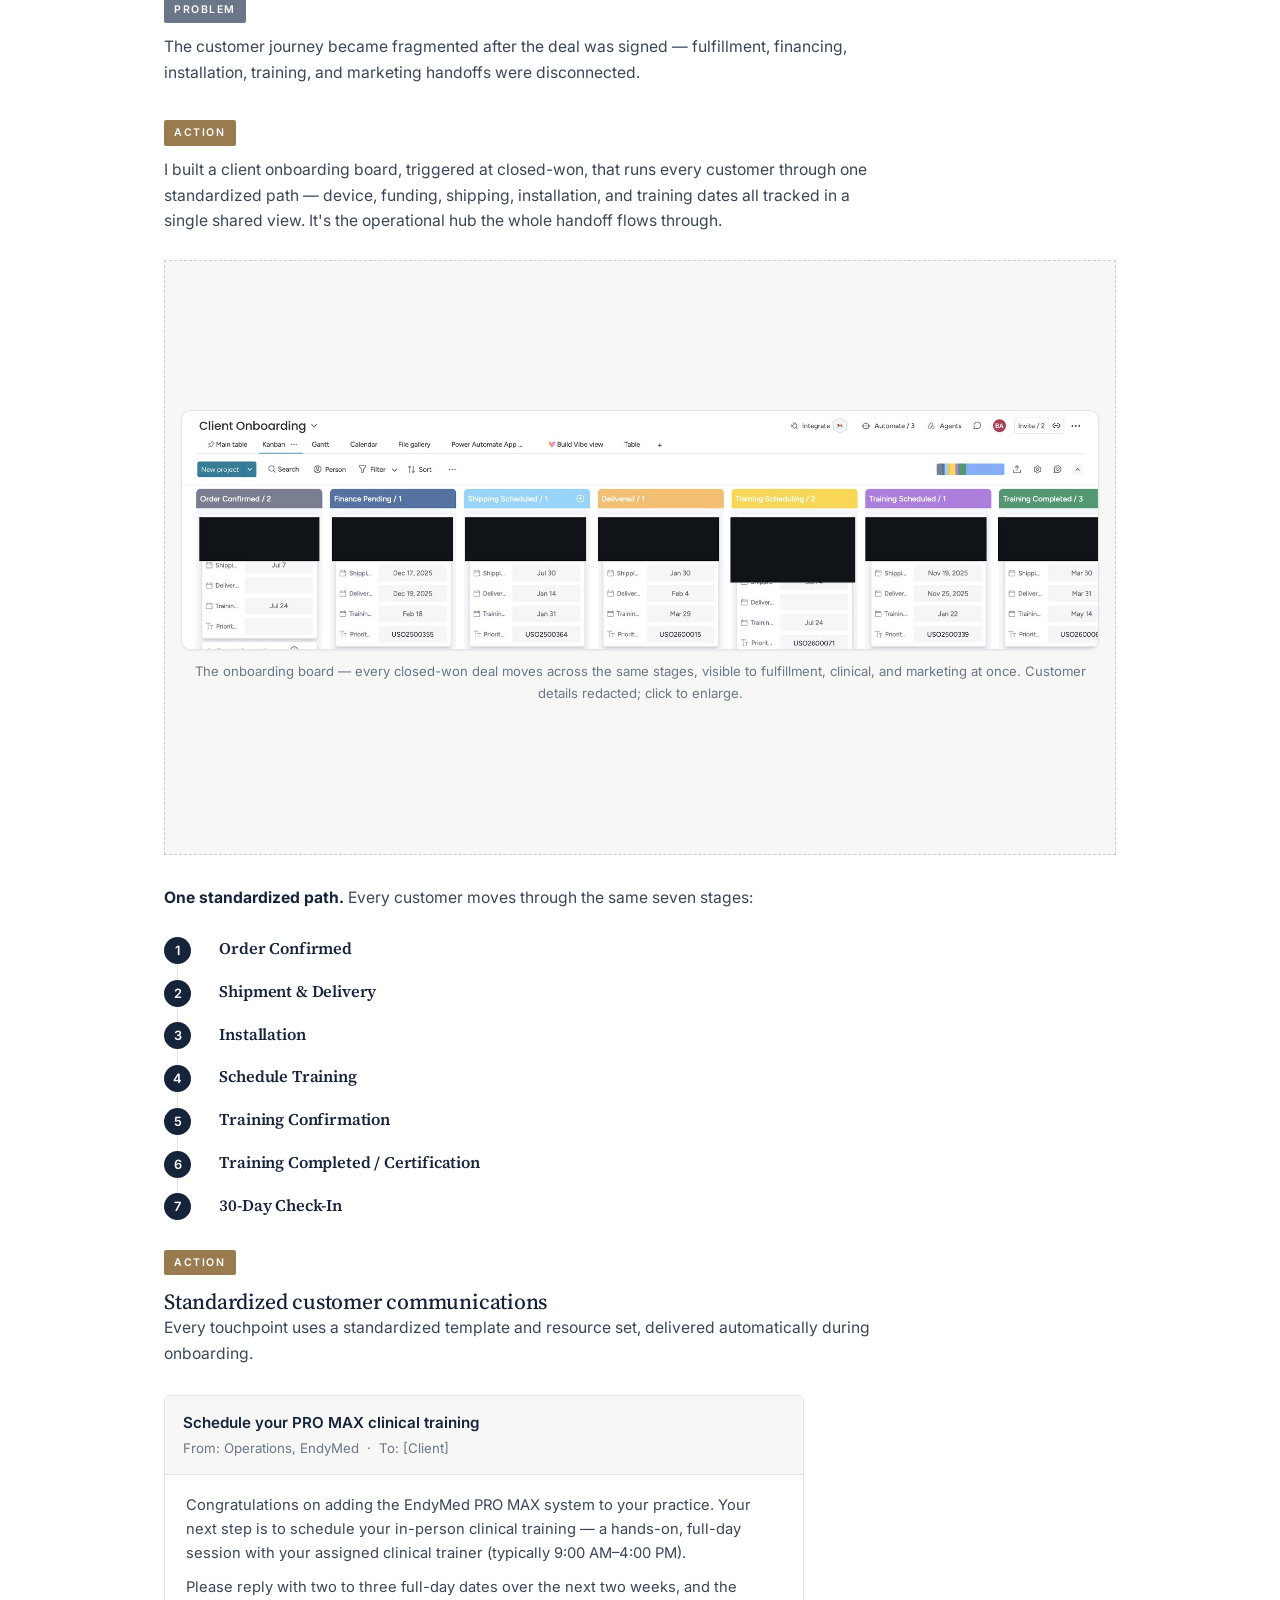
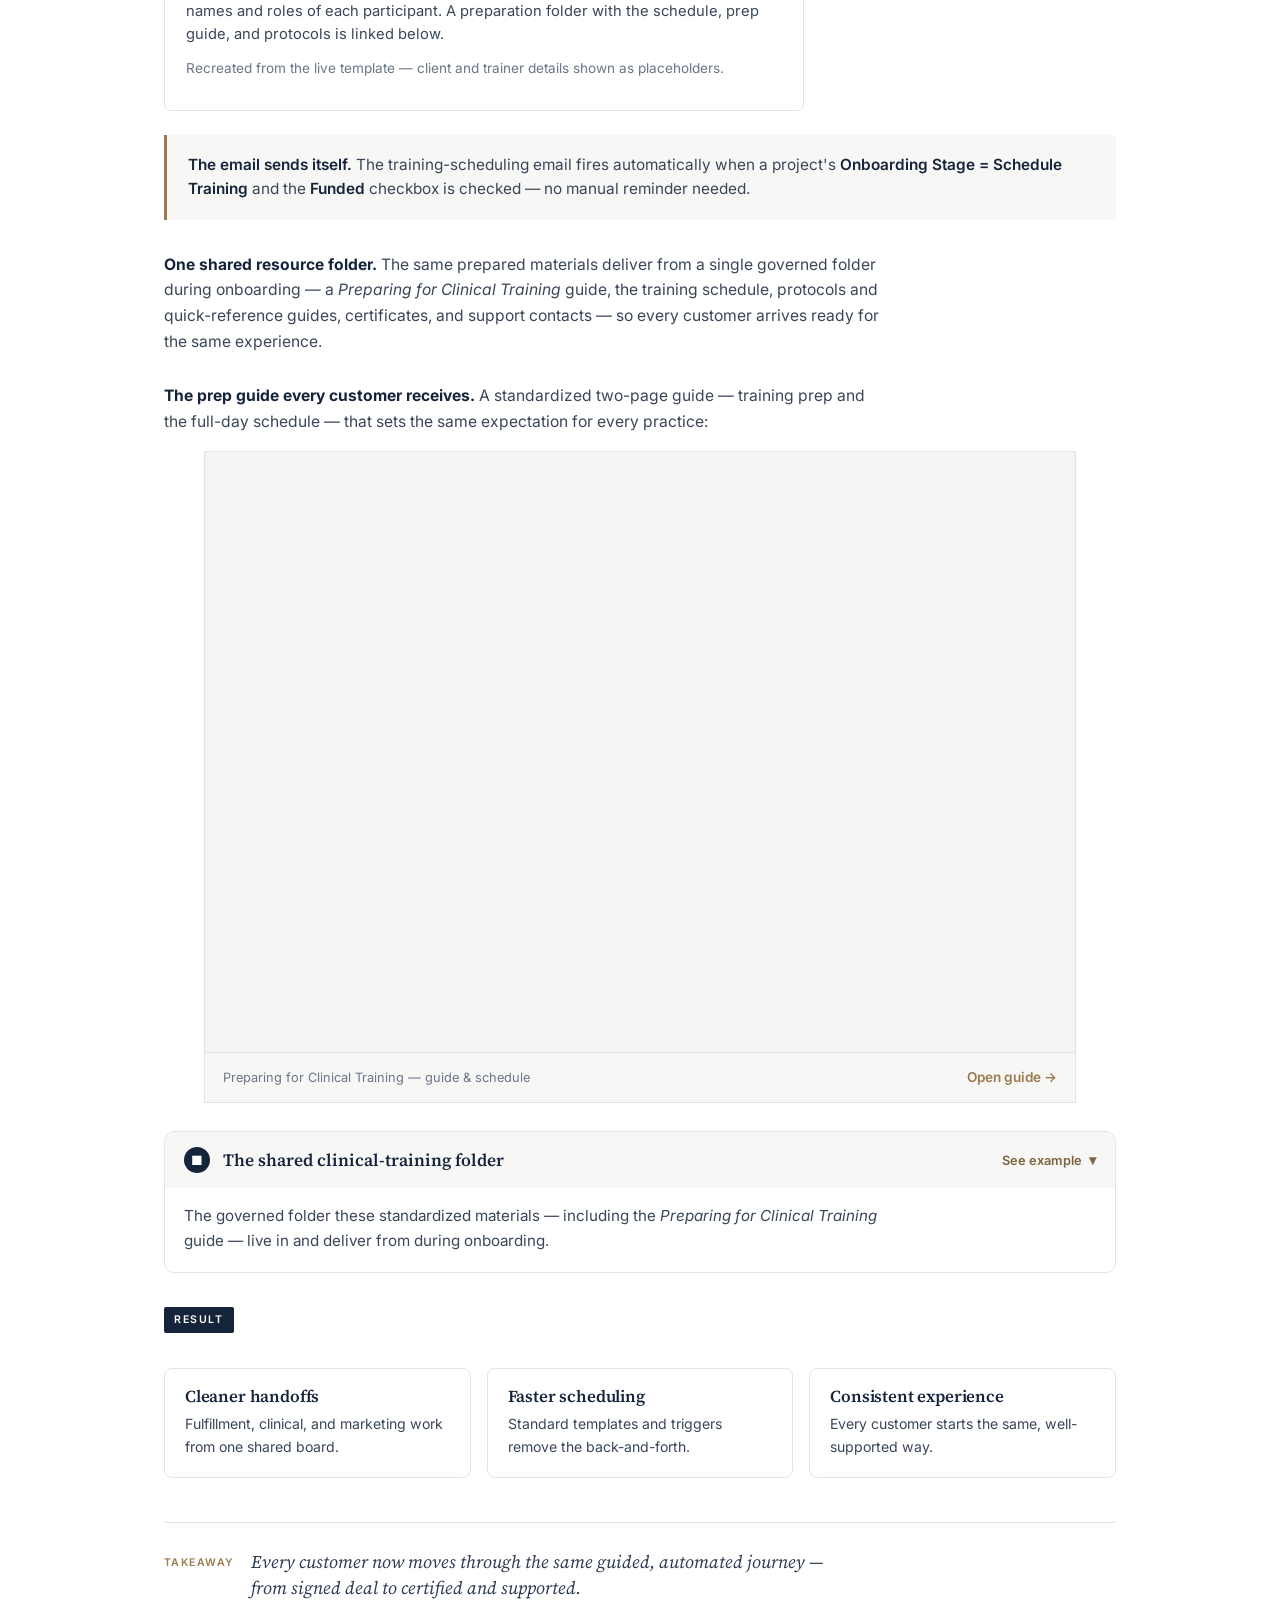
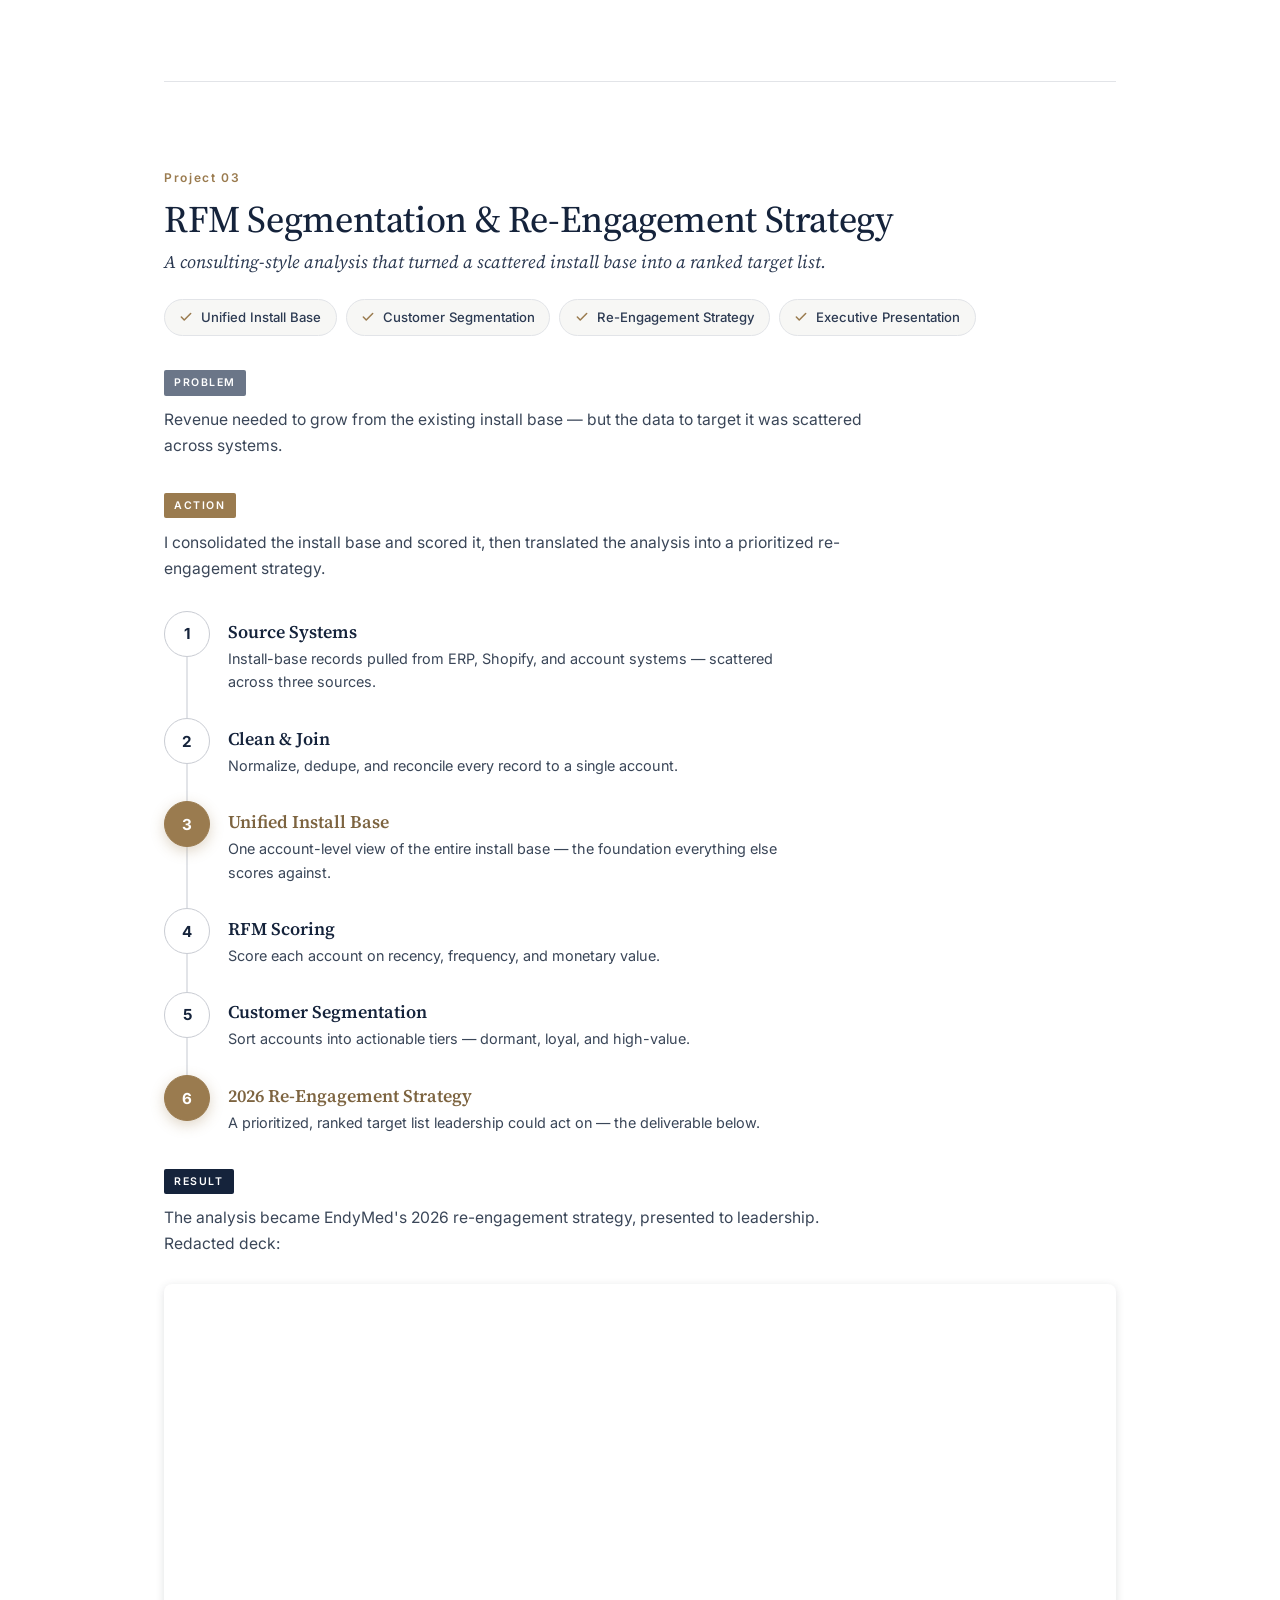
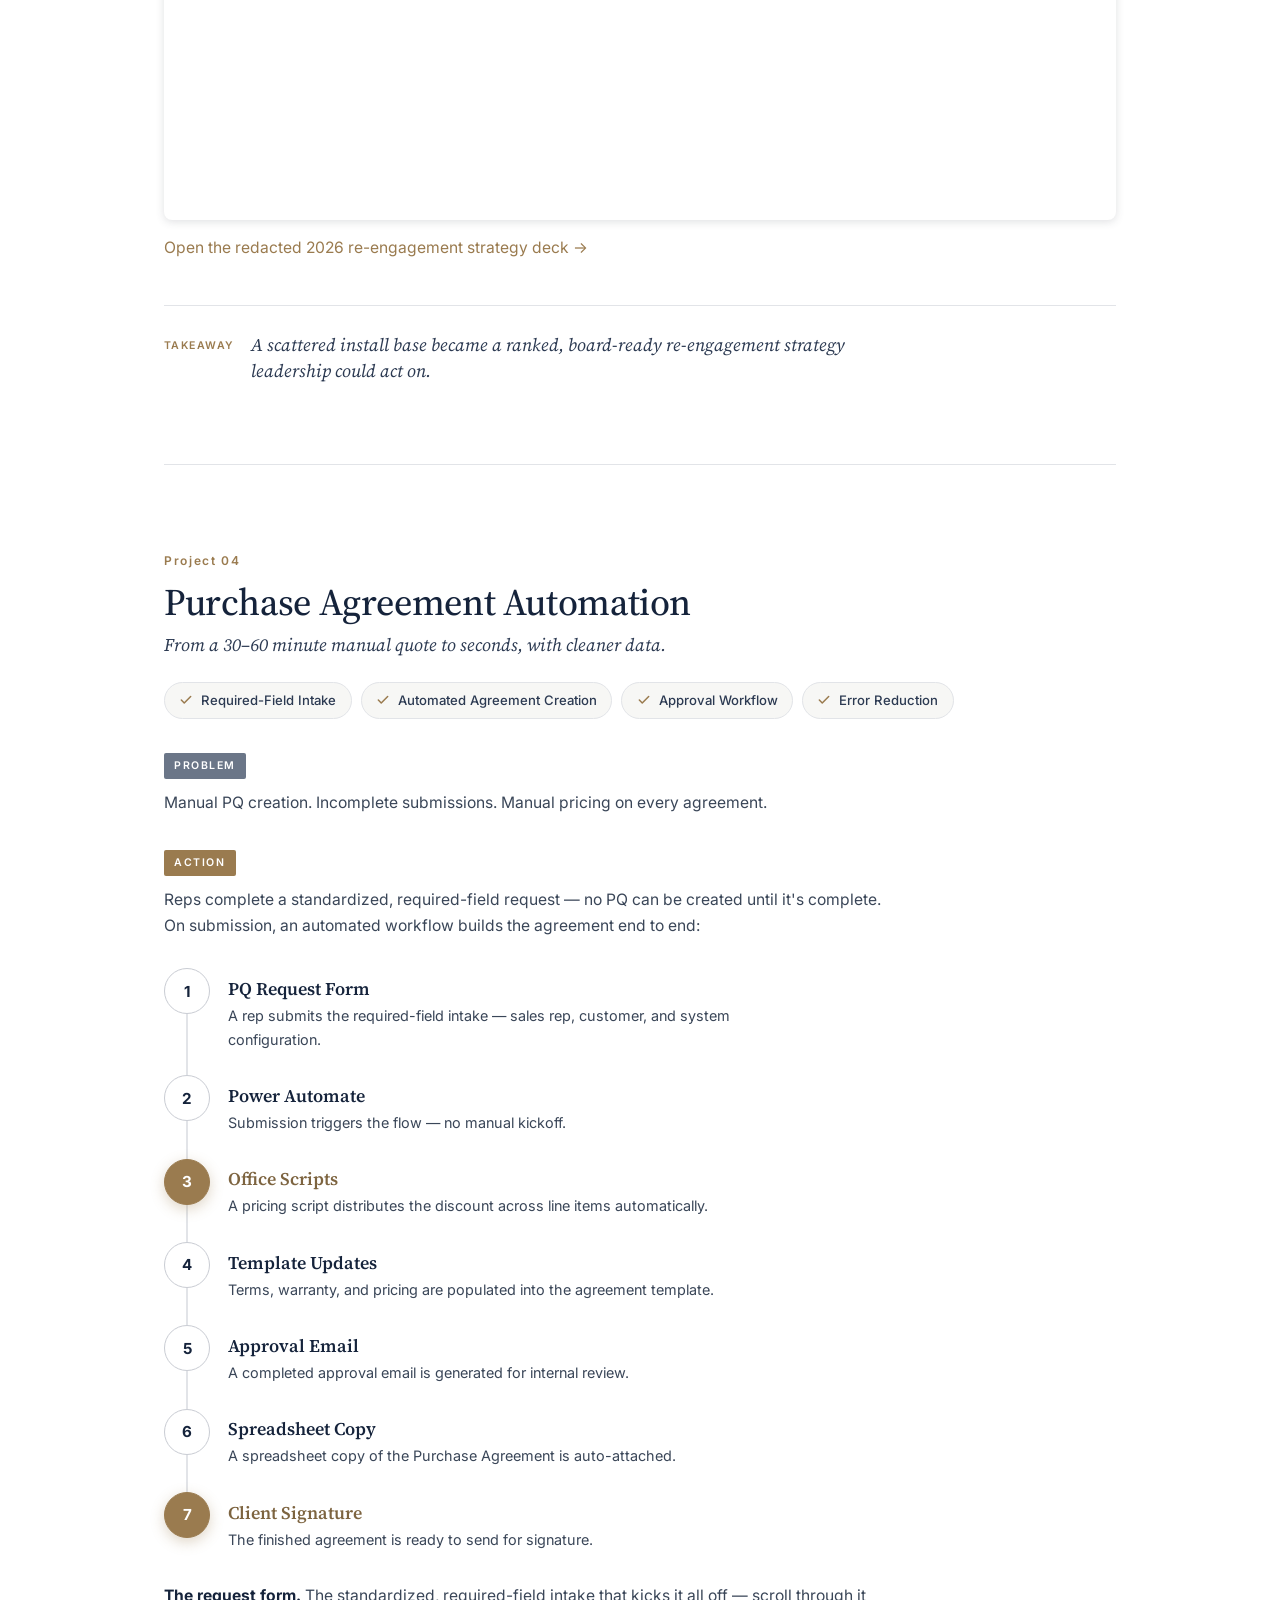
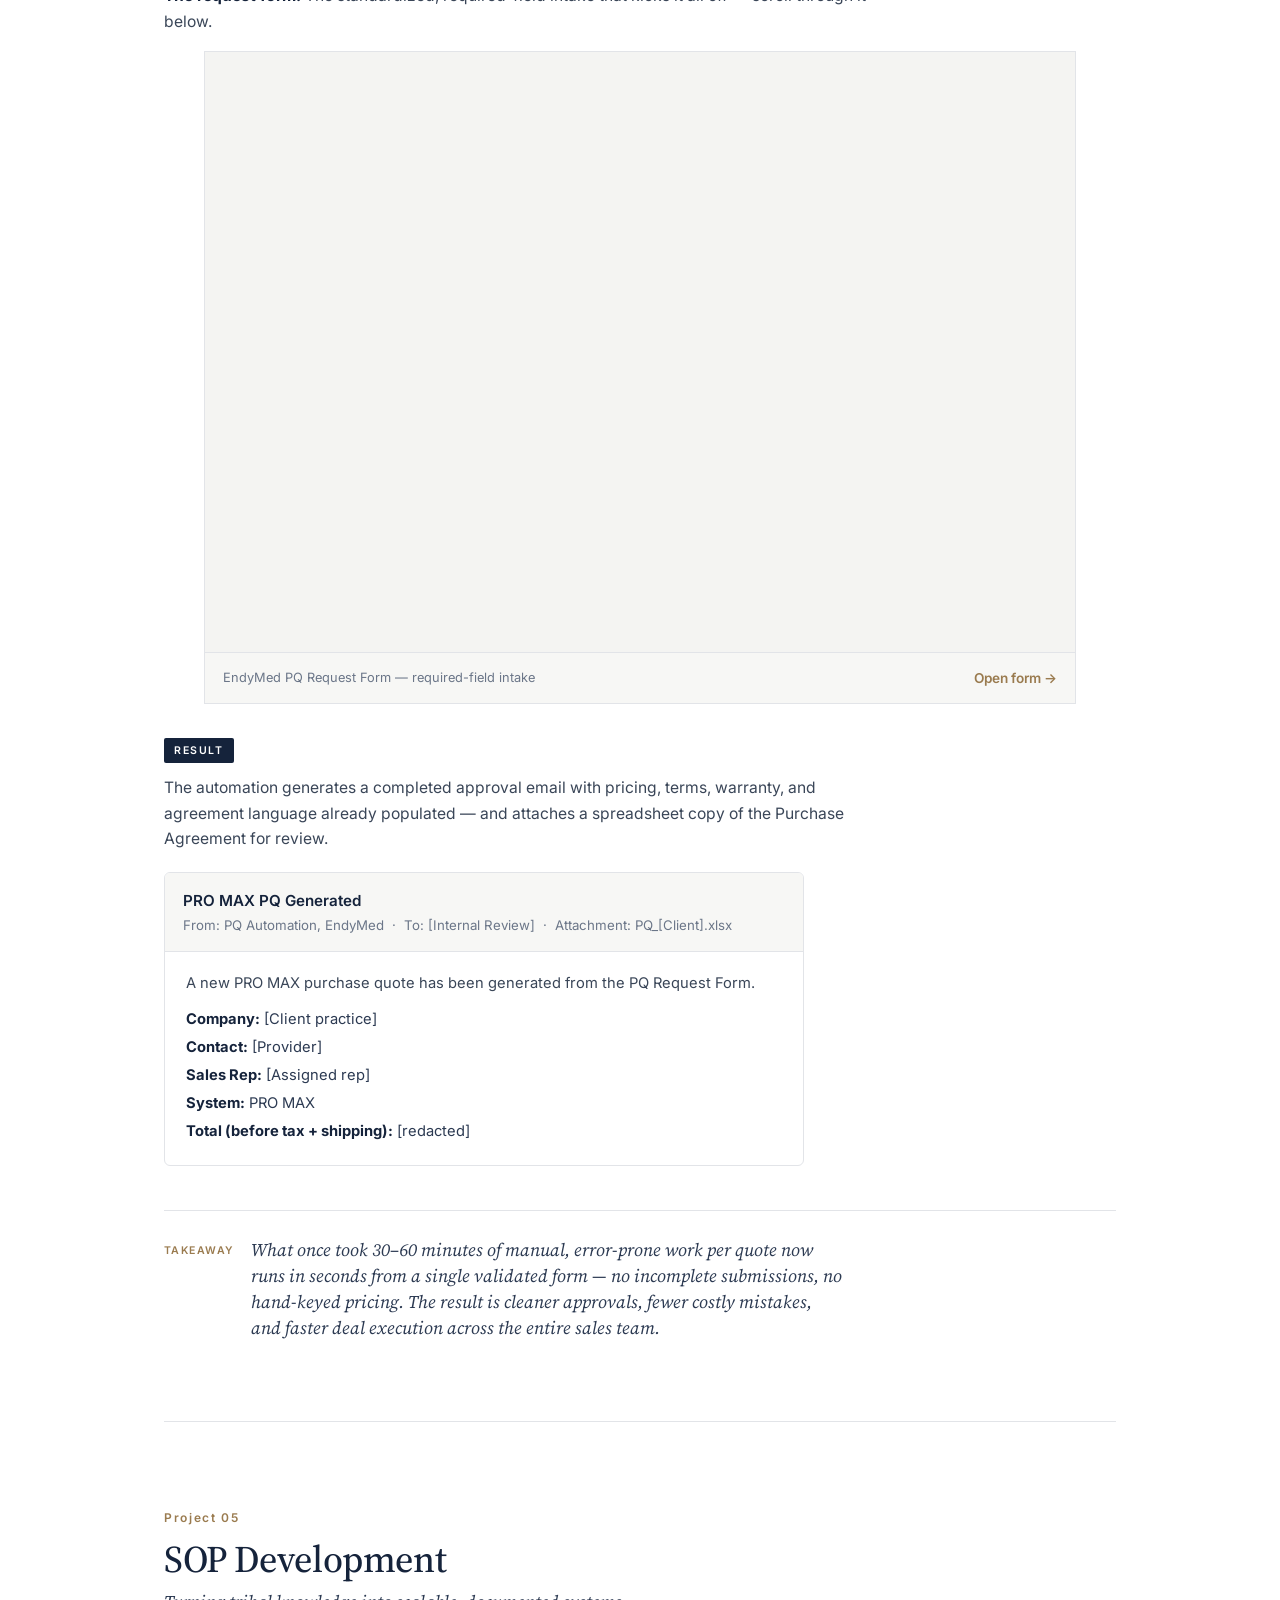
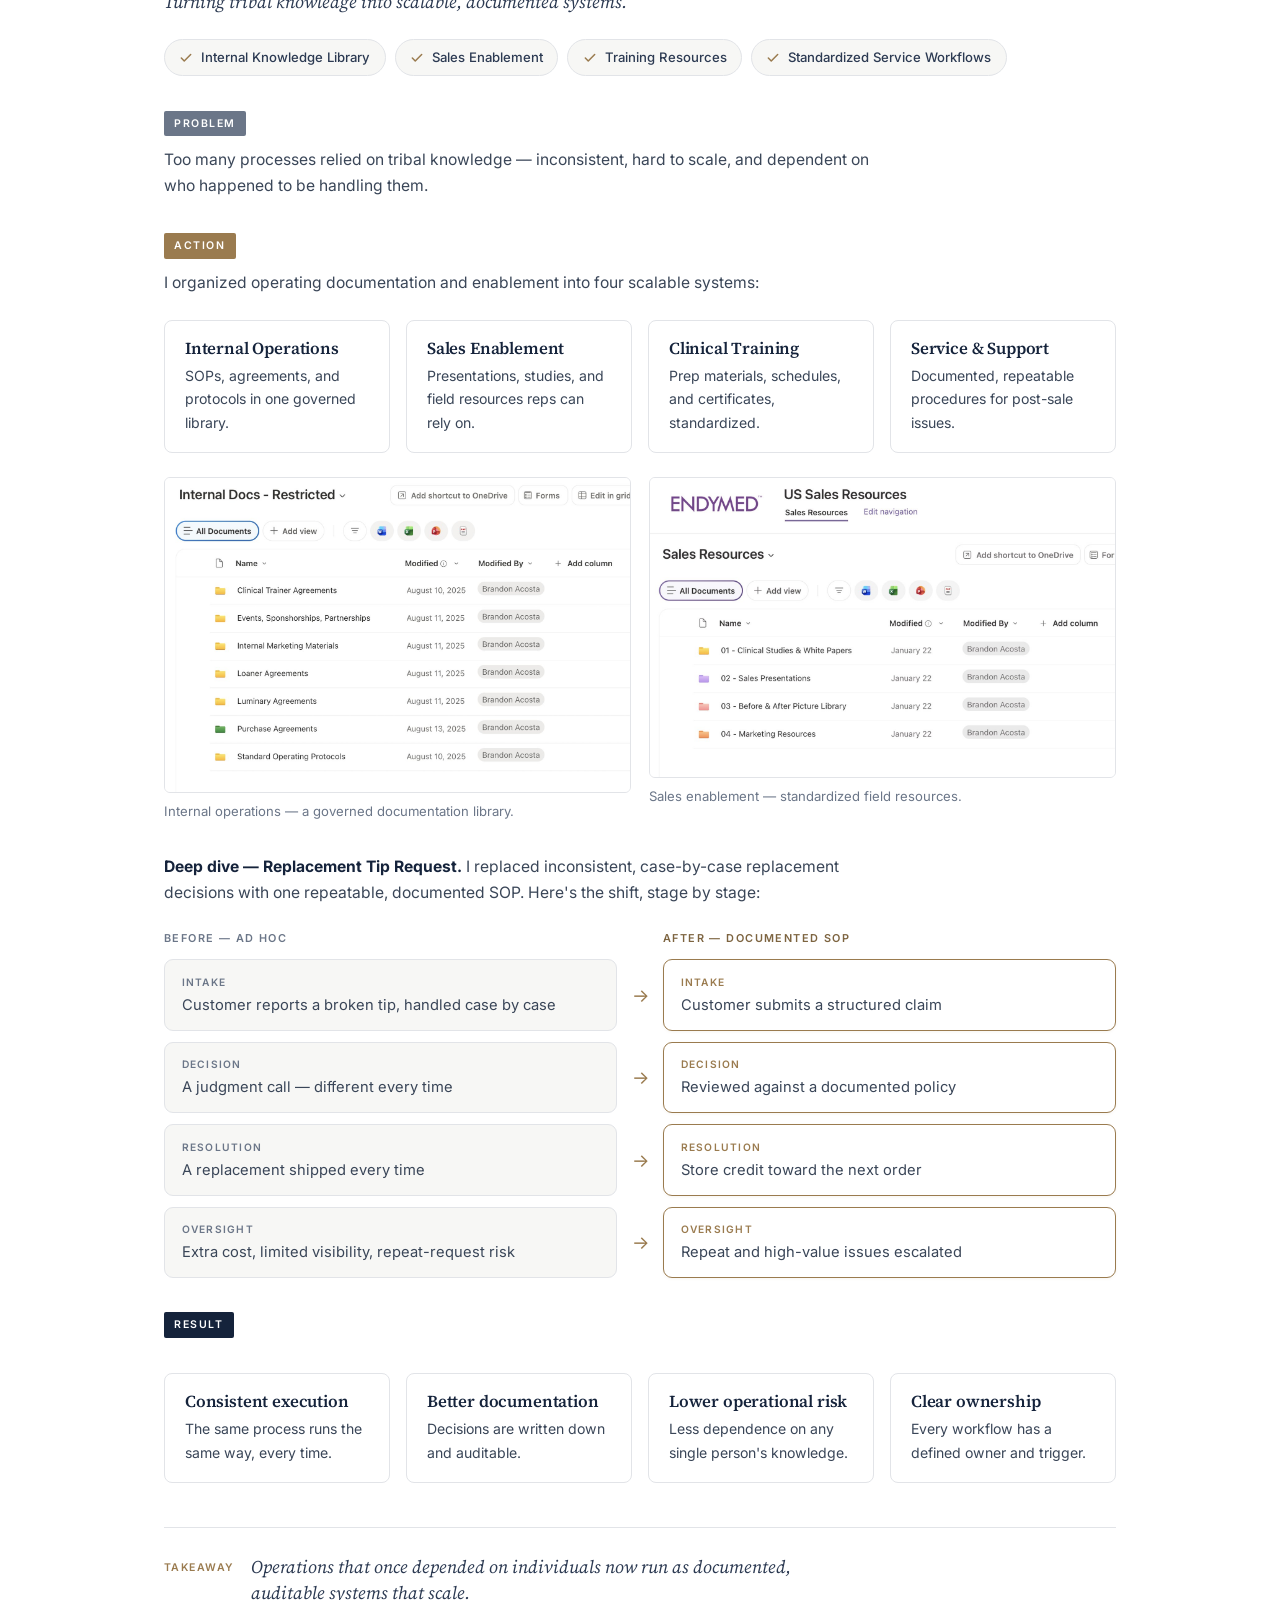
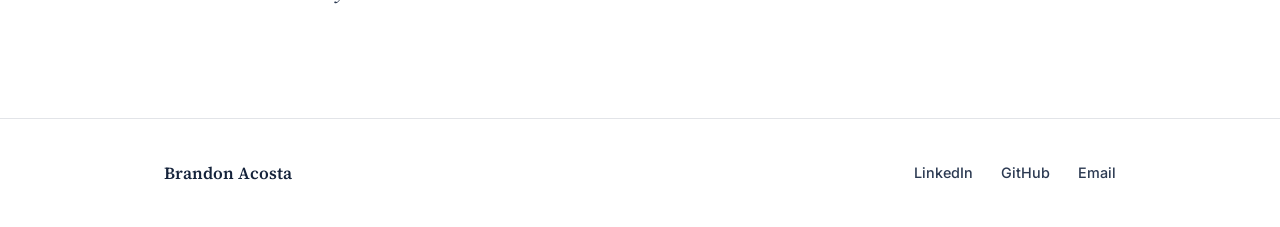
<file: projects.html>
<!DOCTYPE html>
<html lang="en">
<head>
  <meta charset="UTF-8" />
  <meta name="viewport" content="width=device-width, initial-scale=1.0" />
  <title>Projects — Brandon Acosta</title>
  <link rel="canonical" href="https://acostabrandon.github.io/professional.html" />
  <meta http-equiv="refresh" content="0; url=professional.html" />
  <script>window.location.replace("professional.html");</script>
</head>
<body>
  <p>Redirecting to <a href="professional.html">my Projects page</a>…</p>
</body>
</html>
</file>
<file: styles.css>
/* ==========================================================================
   Brandon Acosta — Personal Portfolio
   Shared stylesheet. Clean corporate-consultant aesthetic.
   Restrained palette, serif headings, sans body, thin dividers.
   No gradients, no animations, no shadows on content.
   ========================================================================== */

/* ---- Fonts (with robust system fallbacks so files host anywhere) -------- */
@import url('https://fonts.googleapis.com/css2?family=Source+Serif+4:opsz,wght@8..60,400;8..60,500;8..60,600&family=Inter:wght@300;400;500;600&display=swap');

:root {
  /* Palette */
  --ink:        #15233b;   /* deep navy — primary text & bars      */
  --ink-soft:   #2c3a52;   /* softened navy for secondary headings */
  --body:       #3a4658;   /* body copy                             */
  --muted:      #6b7688;   /* captions, meta                        */
  --accent:     #9a7b4f;   /* muted brass — single accent           */
  --accent-dk:  #7d6440;   /* accent on hover                       */
  --line:       #e2e4e8;   /* thin dividers                         */
  --line-strong:#c9ccd3;   /* slightly stronger dividers            */
  --bg:         #ffffff;   /* page background                       */
  --bg-alt:     #f7f7f5;   /* faint section wash (used sparingly)   */

  /* Type */
  --serif: 'Source Serif 4', Georgia, 'Times New Roman', serif;
  --sans:  'Inter', -apple-system, BlinkMacSystemFont, 'Segoe UI', Roboto, Helvetica, Arial, sans-serif;

  /* Layout */
  --maxw: 1080px;
  --gutter: clamp(1.25rem, 5vw, 4rem);
}

/* ---- Reset / base ------------------------------------------------------- */
*, *::before, *::after { box-sizing: border-box; }

html { -webkit-text-size-adjust: 100%; scroll-behavior: smooth; }

body {
  margin: 0;
  font-family: var(--sans);
  font-weight: 400;
  font-size: 17px;
  line-height: 1.65;
  color: var(--body);
  background: var(--bg);
  -webkit-font-smoothing: antialiased;
  text-rendering: optimizeLegibility;
}

h1, h2, h3, h4 {
  font-family: var(--serif);
  color: var(--ink);
  font-weight: 500;
  line-height: 1.2;
  margin: 0 0 0.5em;
  letter-spacing: -0.01em;
}

h1 { font-size: clamp(2.1rem, 5vw, 3.1rem); }
h2 { font-size: clamp(1.5rem, 3.2vw, 2rem); }
h3 { font-size: clamp(1.15rem, 2.2vw, 1.35rem); }

p { margin: 0 0 1.1em; }

a { color: var(--accent); text-decoration: none; }
a:hover { color: var(--accent-dk); text-decoration: underline; text-underline-offset: 3px; }

img { max-width: 100%; display: block; }

.eyebrow {
  font-family: var(--sans);
  text-transform: uppercase;
  letter-spacing: 0.16em;
  font-size: 0.72rem;
  font-weight: 600;
  color: var(--accent);
  margin: 0 0 1rem;
}

.lede { font-size: 1.18rem; color: var(--ink-soft); }

/* Layout helpers */
.wrap { max-width: var(--maxw); margin: 0 auto; padding-left: var(--gutter); padding-right: var(--gutter); }
.narrow { max-width: 760px; }

.divider { border: 0; border-top: 1px solid var(--line); margin: 0; }

/* ---- Top navigation ----------------------------------------------------- */
.site-nav {
  position: sticky;
  top: 0;
  z-index: 50;
  background: rgba(255,255,255,0.96);
  border-bottom: 1px solid var(--line);
  backdrop-filter: saturate(180%) blur(6px);
}
.nav-inner {
  max-width: var(--maxw);
  margin: 0 auto;
  padding: 0 var(--gutter);
  display: flex;
  align-items: center;
  justify-content: space-between;
  min-height: 66px;
}
.brand {
  font-family: var(--serif);
  font-size: 1.1rem;
  font-weight: 600;
  color: var(--ink);
  letter-spacing: -0.01em;
}
.brand:hover { text-decoration: none; color: var(--ink); }
.brand span { color: var(--accent); }

.nav-links {
  display: flex;
  gap: 2.1rem;
  list-style: none;
  margin: 0;
  padding: 0;
}
.nav-links a {
  font-size: 0.9rem;
  font-weight: 500;
  color: var(--ink-soft);
  letter-spacing: 0.01em;
  padding: 0.25rem 0;
  border-bottom: 2px solid transparent;
}
.nav-links a:hover { color: var(--ink); text-decoration: none; border-bottom-color: var(--line-strong); }
.nav-links a.active { color: var(--ink); border-bottom-color: var(--accent); }

.nav-toggle {
  display: none;
  background: none;
  border: 0;
  cursor: pointer;
  padding: 0.4rem;
  width: 42px; height: 42px;
}
.nav-toggle span {
  display: block;
  width: 22px; height: 2px;
  background: var(--ink);
  margin: 4px auto;
}

/* ---- Page hero ---------------------------------------------------------- */
.hero { padding: clamp(3.5rem, 8vw, 6rem) 0 clamp(2.5rem, 5vw, 3.5rem); }
.hero .title-role { font-size: 1.05rem; color: var(--muted); margin: 0.4rem 0 0; font-family: var(--sans); }
.tagline {
  font-family: var(--serif);
  font-size: clamp(1.3rem, 3vw, 1.7rem);
  font-style: italic;
  color: var(--ink-soft);
  max-width: 640px;
  margin: 1.4rem 0 0;
  line-height: 1.35;
}

/* ---- Section rhythm ----------------------------------------------------- */
section { padding: clamp(2.75rem, 6vw, 4.25rem) 0; }
.section-num {
  font-family: var(--sans);
  font-size: 0.75rem;
  font-weight: 600;
  letter-spacing: 0.14em;
  color: var(--accent);
  display: inline-block;
  margin-bottom: 0.6rem;
}

/* ---- Home nav cards ----------------------------------------------------- */
.cards {
  display: grid;
  grid-template-columns: repeat(auto-fit, minmax(220px, 1fr));
  border-top: 1px solid var(--line);
}

/* Home hero split with portrait */
.hero-split {
  display: grid;
  grid-template-columns: 1.4fr 1fr;
  gap: clamp(1.5rem, 5vw, 4rem);
  align-items: center;
}
.portrait {
  aspect-ratio: 4 / 5;
  border: 1px dashed var(--line-strong);
  background: var(--bg-alt);
  display: flex;
  flex-direction: column;
  align-items: center;
  justify-content: center;
  text-align: center;
  padding: 1rem;
  color: var(--muted);
}
.portrait .shot-k { font-size: 0.68rem; letter-spacing: 0.14em; text-transform: uppercase; color: var(--accent); font-weight: 600; margin-bottom: 0.35rem; }
.portrait .shot-file { font-size: 0.75rem; margin-top: 0.25rem; }
@media (max-width: 720px) {
  .hero-split { grid-template-columns: 1fr; }
  .portrait { max-width: 320px; }
}
.card {
  padding: 2rem 1.75rem 2.25rem;
  border-bottom: 1px solid var(--line);
  border-right: 1px solid var(--line);
  display: flex;
  flex-direction: column;
  color: inherit;
}
.card:first-child { border-left: 1px solid var(--line); }
.card:hover { text-decoration: none; background: var(--bg-alt); }
.card .card-k { font-size: 0.72rem; letter-spacing: 0.16em; text-transform: uppercase; color: var(--accent); font-weight: 600; }
.card h3 { margin: 0.75rem 0 0.5rem; color: var(--ink); }
.card p { color: var(--body); font-size: 0.96rem; margin: 0 0 1.5rem; }
.card .go { margin-top: auto; font-size: 0.85rem; font-weight: 600; color: var(--ink-soft); letter-spacing: 0.02em; }
.card:hover .go { color: var(--accent-dk); }
.card .go::after { content: " \2192"; }

/* ---- Capability blocks (Professional / Operations) ---------------------- */
.capability { padding-top: clamp(2.5rem, 5vw, 3.5rem); }
.capability + .capability { border-top: 1px solid var(--line); }

.par-grid {
  display: grid;
  grid-template-columns: 1fr 1fr;
  gap: clamp(1.25rem, 3vw, 2.5rem);
  margin-top: 1.5rem;
}
.par-block h4 {
  font-family: var(--sans);
  font-size: 0.74rem;
  text-transform: uppercase;
  letter-spacing: 0.14em;
  color: var(--accent);
  font-weight: 600;
  margin: 0 0 0.4rem;
}
.par-block p { font-size: 0.97rem; margin: 0; color: var(--body); }
.result-list { margin: 0; padding: 0; list-style: none; }
.result-list li { position: relative; padding-left: 1.1rem; margin-bottom: 0.5rem; font-size: 0.97rem; }
.result-list li::before { content: ""; position: absolute; left: 0; top: 0.62em; width: 6px; height: 6px; background: var(--accent); }

/* Diagram frame */
.diagram {
  margin-top: 2rem;
  padding: 1.75rem;
  border: 1px solid var(--line);
  background: var(--bg-alt);
}
.diagram figcaption {
  font-size: 0.78rem;
  color: var(--muted);
  margin-top: 1rem;
  letter-spacing: 0.02em;
}
.diagram svg { width: 100%; height: auto; display: block; }

/* SVG diagram shared tokens */
.dg-box { fill: #ffffff; stroke: var(--line-strong); }
.dg-box-accent { fill: #ffffff; stroke: var(--accent); }
.dg-fill-ink { fill: var(--ink); }
.dg-label { font-family: var(--sans); font-size: 13px; fill: var(--ink); font-weight: 500; }
.dg-sub { font-family: var(--sans); font-size: 11px; fill: var(--muted); }
.dg-flow { stroke: var(--line-strong); stroke-width: 1.5; fill: none; }
.dg-arrow-head { fill: var(--muted); }

/* ---- Gallery (Marketing) ------------------------------------------------ */
.gallery {
  display: grid;
  grid-template-columns: repeat(3, 1fr);
  gap: 1.25rem;
  margin-top: 1.75rem;
}
.gallery .wide { grid-column: span 2; }
.ph {
  border: 1px dashed var(--line-strong);
  background: var(--bg-alt);
  aspect-ratio: 4 / 3;
  display: flex;
  flex-direction: column;
  align-items: center;
  justify-content: center;
  text-align: center;
  padding: 1rem;
  color: var(--muted);
}
.ph .ph-k { font-size: 0.7rem; letter-spacing: 0.14em; text-transform: uppercase; color: var(--accent); font-weight: 600; margin-bottom: 0.4rem; }
.ph .ph-name { font-family: var(--sans); font-size: 0.82rem; color: var(--ink-soft); font-weight: 500; }
.ph .ph-file { font-size: 0.74rem; color: var(--muted); margin-top: 0.25rem; font-family: var(--sans); }
.ph.tall { aspect-ratio: 3 / 4; }

/* ---- Analytics: deck embeds --------------------------------------------- */
.project { padding-top: clamp(2.5rem, 5vw, 3.25rem); }
.project + .project { border-top: 1px solid var(--line); }
.project .meta { font-size: 0.78rem; text-transform: uppercase; letter-spacing: 0.12em; color: var(--muted); font-weight: 600; margin-bottom: 0.5rem; }
.project p { font-size: 0.98rem; color: var(--body); max-width: 720px; }

.deck {
  margin-top: 1.5rem;
  border: 1px solid var(--line);
  background: var(--bg-alt);
}
.deck-embed {
  position: relative;
  width: 100%;
  aspect-ratio: 16 / 10;
  background: var(--bg-alt);
}
.deck-embed iframe,
.deck-embed embed {
  position: absolute;
  inset: 0;
  width: 100%;
  height: 100%;
  border: 0;
}
.deck-embed .deck-fallback {
  position: absolute;
  inset: 0;
  display: flex;
  flex-direction: column;
  align-items: center;
  justify-content: center;
  text-align: center;
  padding: 1.5rem;
  color: var(--muted);
  z-index: -1;
}
.deck-embed .deck-fallback .ph-k { font-size: 0.7rem; letter-spacing: 0.14em; text-transform: uppercase; color: var(--accent); font-weight: 600; margin-bottom: 0.5rem; }
.deck-embed .deck-fallback .ph-file { font-family: var(--sans); font-size: 0.82rem; color: var(--ink-soft); }
.deck-bar {
  display: flex;
  align-items: center;
  justify-content: space-between;
  gap: 1rem;
  padding: 0.85rem 1.1rem;
  border-top: 1px solid var(--line);
  font-size: 0.85rem;
}
.deck-bar .deck-file { color: var(--muted); font-family: var(--sans); font-size: 0.8rem; }
.btn-open { font-weight: 600; }

/* ---- Buttons ------------------------------------------------------------ */
.btn {
  display: inline-block;
  font-family: var(--sans);
  font-size: 0.9rem;
  font-weight: 600;
  letter-spacing: 0.02em;
  color: #fff;
  background: var(--ink);
  padding: 0.7rem 1.4rem;
  border: 1px solid var(--ink);
}
.btn:hover { background: var(--ink-soft); color: #fff; text-decoration: none; }
.btn-outline {
  color: var(--ink);
  background: transparent;
  border: 1px solid var(--line-strong);
}
.btn-outline:hover { background: var(--bg-alt); color: var(--ink); border-color: var(--accent); }

/* ---- About / Resume page ------------------------------------------------ */
.bio p { font-size: 1.05rem; color: var(--body); max-width: 720px; }
.facts {
  display: grid;
  grid-template-columns: 1fr 1fr;
  gap: clamp(1.5rem, 4vw, 3rem);
  margin-top: 2.5rem;
}
.fact h4 {
  font-family: var(--sans);
  font-size: 0.74rem;
  text-transform: uppercase;
  letter-spacing: 0.14em;
  color: var(--accent);
  font-weight: 600;
  margin: 0 0 0.75rem;
  padding-bottom: 0.6rem;
  border-bottom: 1px solid var(--line);
}
.fact ul { margin: 0; padding: 0; list-style: none; }
.fact li { margin-bottom: 0.9rem; font-size: 0.97rem; }
.fact li .k { display: block; font-weight: 600; color: var(--ink); font-family: var(--sans); }
.fact li .v { display: block; color: var(--muted); font-size: 0.9rem; }

/* ---- Footer ------------------------------------------------------------- */
.site-footer {
  border-top: 1px solid var(--line);
  margin-top: 2rem;
  padding: 2.5rem 0;
}
.footer-inner {
  max-width: var(--maxw);
  margin: 0 auto;
  padding: 0 var(--gutter);
  display: flex;
  flex-wrap: wrap;
  align-items: center;
  justify-content: space-between;
  gap: 1rem;
}
.footer-inner .fname { font-family: var(--serif); color: var(--ink); font-weight: 600; }
.footer-links { display: flex; gap: 1.75rem; flex-wrap: wrap; }
.footer-links a { font-size: 0.9rem; color: var(--ink-soft); font-weight: 500; }
.footer-links a:hover { color: var(--accent-dk); }
.footer-note { width: 100%; font-size: 0.78rem; color: var(--muted); margin-top: 0.5rem; }

/* ---- Responsive --------------------------------------------------------- */
@media (max-width: 820px) {
  .nav-toggle { display: block; }
  .nav-links {
    position: absolute;
    top: 66px; left: 0; right: 0;
    flex-direction: column;
    gap: 0;
    background: #fff;
    border-bottom: 1px solid var(--line);
    padding: 0.5rem var(--gutter) 1rem;
    display: none;
  }
  .nav-links.open { display: flex; }
  .nav-links a { padding: 0.75rem 0; border-bottom: 1px solid var(--line); }
  .nav-links a.active { border-bottom-color: var(--line); color: var(--accent-dk); }

  .cards { grid-template-columns: 1fr; }
  .card, .card:first-child { border-left: 1px solid var(--line); }
  .par-grid { grid-template-columns: 1fr; }
  .gallery { grid-template-columns: repeat(2, 1fr); }
  .gallery .wide { grid-column: span 2; }
  .facts { grid-template-columns: 1fr; }
}

@media (max-width: 520px) {
  body { font-size: 16px; }
  .gallery { grid-template-columns: 1fr; }
  .gallery .wide { grid-column: span 1; }
  .deck-bar { flex-direction: column; align-items: flex-start; }
}

/* ==========================================================================
   Operations page — sticky sub-navigation (Style B) + section styling
   ========================================================================== */
.subnav {
  position: sticky;
  top: 65px;                 /* sits directly under the main nav */
  z-index: 40;
  background: rgba(255,255,255,0.97);
  border-bottom: 1px solid var(--line);
  backdrop-filter: saturate(180%) blur(6px);
}
.subnav-inner {
  max-width: var(--maxw);
  margin: 0 auto;
  padding: 0 var(--gutter);
  display: flex;
  gap: 0.25rem;
  overflow-x: auto;
  scrollbar-width: none;
}
.subnav-inner::-webkit-scrollbar { display: none; }
.subtab {
  flex: 0 0 auto;
  font-size: 0.85rem;
  font-weight: 500;
  color: var(--muted);
  padding: 0.85rem 0.85rem;
  border-bottom: 2px solid transparent;
  white-space: nowrap;
  cursor: pointer;
}
.subtab:hover { color: var(--ink); text-decoration: none; }
.subtab.active { color: var(--ink); border-bottom-color: var(--accent); }

/* Each operations section clears the two sticky bars when scrolled to */
.ops-section { scroll-margin-top: 120px; padding: clamp(2.75rem, 6vw, 4rem) 0; }
.ops-section + .ops-section { border-top: 1px solid var(--line); }

/* Highlighted band for the RFM / install-base section */
.ops-section.highlight {
  background: var(--bg-alt);
  border-top: 1px solid var(--line-strong);
  border-bottom: 1px solid var(--line-strong);
}
.ops-section.highlight .section-num { color: var(--accent-dk); }
.highlight-tag {
  display: inline-block;
  font-size: 0.68rem;
  letter-spacing: 0.14em;
  text-transform: uppercase;
  font-weight: 600;
  color: #fff;
  background: var(--accent);
  padding: 0.2rem 0.55rem;
  margin-left: 0.6rem;
  vertical-align: 0.15em;
}

/* Redacted-artifact placeholders (screenshots / files) */
.artifact-grid {
  display: grid;
  grid-template-columns: repeat(2, 1fr);
  gap: 1.1rem;
  margin-top: 1.75rem;
}
.shot {
  border: 1px dashed var(--line-strong);
  background: var(--bg-alt);
  aspect-ratio: 16 / 10;
  display: flex;
  flex-direction: column;
  align-items: center;
  justify-content: center;
  text-align: center;
  padding: 1rem;
  color: var(--muted);
}
.shot.file { aspect-ratio: 16 / 6; }
.shot .shot-k { font-size: 0.68rem; letter-spacing: 0.14em; text-transform: uppercase; color: var(--accent); font-weight: 600; margin-bottom: 0.35rem; }
.shot .shot-name { font-size: 0.85rem; color: var(--ink-soft); font-weight: 500; }
.shot .shot-file { font-size: 0.74rem; color: var(--muted); margin-top: 0.25rem; }
.redacted-note {
  font-size: 0.78rem;
  color: var(--muted);
  border-left: 2px solid var(--accent);
  padding-left: 0.8rem;
  margin-top: 1.5rem;
}

@media (max-width: 820px) {
  .subnav { top: 65px; }
  .artifact-grid { grid-template-columns: 1fr; }
}

/* ==========================================================================
   About page — headshot header, contact row, timeline, skill chips
   ========================================================================== */
.about-head {
  display: grid;
  grid-template-columns: 200px 1fr;
  gap: clamp(1.5rem, 4vw, 3rem);
  align-items: center;
}
.headshot {
  width: 200px; height: 200px;
  border-radius: 4px;
  object-fit: cover;
  background: var(--bg-alt);
  border: 1px solid var(--line);
}
.headshot-ph {
  width: 200px; height: 200px;
  border-radius: 4px;
  border: 1px dashed var(--line-strong);
  background: var(--bg-alt);
  display: flex; flex-direction: column;
  align-items: center; justify-content: center;
  text-align: center; padding: 1rem;
  color: var(--muted);
}
.headshot-ph .shot-k { font-size: 0.66rem; letter-spacing: 0.14em; text-transform: uppercase; color: var(--accent); font-weight: 600; margin-bottom: 0.3rem; }
.headshot-ph .shot-file { font-size: 0.72rem; margin-top: 0.25rem; }

.contact-row {
  display: flex;
  flex-wrap: wrap;
  gap: 0.5rem 1.4rem;
  margin-top: 1.2rem;
  font-size: 0.9rem;
}
.contact-row a, .contact-row span { color: var(--ink-soft); font-weight: 500; }
.contact-row a:hover { color: var(--accent-dk); }

/* Section heading with thin rule */
.head-rule {
  display: flex; align-items: baseline; gap: 1rem;
  border-bottom: 1px solid var(--line);
  padding-bottom: 0.6rem; margin-bottom: 1.75rem;
}
.head-rule h2 { margin: 0; }
.head-rule .k { font-size: 0.72rem; letter-spacing: 0.16em; text-transform: uppercase; color: var(--accent); font-weight: 600; }

/* Experience timeline */
.timeline { position: relative; margin: 0; padding: 0; list-style: none; }
.timeline::before {
  content: ""; position: absolute; left: 7px; top: 6px; bottom: 6px;
  width: 1px; background: var(--line);
}
.tl-item { position: relative; padding: 0 0 1.9rem 2.1rem; }
.tl-item:last-child { padding-bottom: 0; }
.tl-item::before {
  content: ""; position: absolute; left: 3px; top: 6px;
  width: 9px; height: 9px; border-radius: 50%;
  background: #fff; border: 2px solid var(--accent);
}
.tl-item.now::before { background: var(--accent); }
.tl-head { display: flex; flex-wrap: wrap; align-items: baseline; gap: 0.5rem 0.9rem; }
.tl-role { font-family: var(--serif); font-size: 1.12rem; color: var(--ink); font-weight: 500; }
.tl-org { font-size: 0.95rem; color: var(--ink-soft); font-weight: 500; }
.tl-date { font-size: 0.78rem; color: var(--muted); font-family: var(--sans); letter-spacing: 0.02em; margin-left: auto; }
.tl-tag {
  font-size: 0.64rem; letter-spacing: 0.12em; text-transform: uppercase; font-weight: 600;
  color: var(--accent-dk); background: var(--bg-alt); border: 1px solid var(--line);
  padding: 0.12rem 0.45rem; border-radius: 2px;
}
.tl-item p { margin: 0.5rem 0 0; font-size: 0.95rem; color: var(--body); max-width: 62ch; }

/* Skill chips */
.chip-group { margin-bottom: 1.5rem; }
.chip-group h4 {
  font-family: var(--sans); font-size: 0.72rem; text-transform: uppercase;
  letter-spacing: 0.14em; color: var(--accent); font-weight: 600; margin: 0 0 0.7rem;
}
.chips { display: flex; flex-wrap: wrap; gap: 0.5rem; }
.chip {
  font-size: 0.82rem; color: var(--ink-soft); font-weight: 500;
  background: var(--bg-alt); border: 1px solid var(--line);
  padding: 0.32rem 0.7rem; border-radius: 3px;
}

/* Education list */
.edu-list { margin: 0; padding: 0; list-style: none; }
.edu-list li { padding: 0.9rem 0; border-bottom: 1px solid var(--line); display: flex; flex-wrap: wrap; gap: 0.3rem 1rem; align-items: baseline; }
.edu-list li:last-child { border-bottom: 0; }
.edu-list .deg { font-family: var(--serif); font-size: 1.02rem; color: var(--ink); font-weight: 500; }
.edu-list .sch { font-size: 0.9rem; color: var(--ink-soft); }
.edu-list .yr { font-size: 0.78rem; color: var(--muted); margin-left: auto; }

/* Two-column info blocks (languages / certs / honors) */
.info-cols {
  display: grid; grid-template-columns: repeat(auto-fit, minmax(200px, 1fr));
  gap: clamp(1.25rem, 3vw, 2.5rem); margin-top: 1.5rem;
}

/* Responsive Canva / video embed (16:9) */
.embed-16x9 {
  position: relative; width: 100%; height: 0; padding-top: 56.25%;
  border: 1px solid var(--line); border-radius: 8px; overflow: hidden; margin-top: 1.5rem;
  background: var(--bg-alt);
}
.embed-16x9 iframe { position: absolute; inset: 0; width: 100%; height: 100%; border: 0; }
.embed-caption { font-size: 0.82rem; color: var(--muted); margin-top: 0.7rem; }

@media (max-width: 640px) {
  .about-head { grid-template-columns: 1fr; }
  .headshot, .headshot-ph { width: 150px; height: 150px; }
  .tl-date { margin-left: 0; width: 100%; }
}

/* ==========================================================================
   Captioned screenshot gallery (CRM / onboarding)
   ========================================================================== */
.ss-gallery { display: grid; grid-template-columns: 1fr 1fr; gap: 1.75rem; margin-top: 1.75rem; }
.ss-item { margin: 0; }
.ss-item.wide { grid-column: 1 / -1; }
.ss-fig { display: block; border: 1px solid var(--line); border-radius: 4px; overflow: hidden; background: var(--bg-alt); }
.ss-fig img { width: 100%; display: block; }
.ss-cap { margin-top: 0.6rem; font-size: 0.9rem; color: var(--body); line-height: 1.55; }
.ss-cap b { color: var(--ink); font-weight: 600; font-family: var(--sans); }
.ss-ph {
  aspect-ratio: 16 / 10; border: 1px dashed var(--line-strong); background: var(--bg-alt);
  display: flex; flex-direction: column; align-items: center; justify-content: center;
  text-align: center; padding: 1rem; color: var(--muted); border-radius: 4px;
}
.ss-ph .k { font-size: 0.68rem; letter-spacing: 0.14em; text-transform: uppercase; color: var(--accent); font-weight: 600; }
.ss-ph .f { font-size: 0.78rem; margin-top: 0.3rem; }

/* Numbered process steps */
.steps { margin: 1.75rem 0 0; padding: 0; list-style: none; counter-reset: s; }
.step { position: relative; padding: 0 0 1.25rem 2.6rem; border-left: 1px solid var(--line); margin-left: 0.8rem; }
.step:last-child { border-left-color: transparent; padding-bottom: 0; }
.step::before {
  counter-increment: s; content: counter(s);
  position: absolute; left: -0.85rem; top: -0.15rem; width: 1.7rem; height: 1.7rem;
  border-radius: 50%; background: var(--ink); color: #fff;
  font-family: var(--sans); font-size: 0.8rem; font-weight: 600;
  display: flex; align-items: center; justify-content: center;
}
.step h4 { font-family: var(--serif); font-size: 1.02rem; color: var(--ink); font-weight: 600; margin: 0 0 0.2rem; }
.step p { font-size: 0.92rem; color: var(--body); margin: 0.15rem 0 0; max-width: 66ch; }
.step .role { font-size: 0.7rem; letter-spacing: 0.1em; text-transform: uppercase; color: var(--accent-dk); font-weight: 600; }

/* Email mockup card */
.email-card { border: 1px solid var(--line); border-radius: 6px; overflow: hidden; margin-top: 1.75rem; max-width: 640px; }
.email-head { background: var(--bg-alt); padding: 0.9rem 1.1rem; border-bottom: 1px solid var(--line); font-size: 0.83rem; color: var(--muted); }
.email-head .subj { color: var(--ink); font-weight: 600; font-family: var(--sans); font-size: 0.95rem; display: block; margin-bottom: 0.15rem; }
.email-body { padding: 1.2rem 1.3rem; font-size: 0.92rem; color: var(--body); line-height: 1.6; }
.email-body p { margin: 0 0 0.7rem; }
.email-body .muted { color: var(--muted); font-size: 0.85rem; }

/* SOP portfolio cards */
.sop-grid { display: grid; grid-template-columns: 1fr 1fr; gap: 1.25rem; margin-top: 1.75rem; }
.sop-card { border: 1px solid var(--line); border-radius: 6px; padding: 1.25rem 1.35rem; }
.sop-card h4 { font-family: var(--serif); font-size: 1.05rem; color: var(--ink); font-weight: 600; margin: 0 0 0.4rem; }
.sop-card p { font-size: 0.9rem; color: var(--body); margin: 0 0 0.85rem; }
.sop-card .chips { gap: 0.4rem; }
.sop-card .chip { font-size: 0.72rem; padding: 0.22rem 0.55rem; }

/* Inline link button (public landing page etc.) */
.link-cta { display: inline-flex; align-items: center; gap: 0.5rem; margin-top: 0.5rem; }
.link-cta .url { font-size: 0.85rem; color: var(--muted); font-family: var(--sans); }

@media (max-width: 720px) { .ss-gallery, .sop-grid { grid-template-columns: 1fr; } }

/* ==========================================================================
   Case-study "Projects" page
   ========================================================================== */
.case-tagline { font-family: var(--serif); font-style: italic; font-size: 1.12rem; color: var(--ink-soft); margin: 0.3rem 0 0; }

/* STAR blocks (Problem / Action / Result) */
.star-block { margin-top: 1.9rem; }
.star-tag {
  display: inline-block; font-family: var(--sans); font-size: 0.66rem; letter-spacing: 0.14em;
  text-transform: uppercase; font-weight: 600; color: #fff; padding: 0.25rem 0.65rem;
  border-radius: 2px; margin-bottom: 0.7rem;
}
.star-tag.problem { background: var(--muted); }
.star-tag.action  { background: var(--accent); }
.star-tag.result  { background: var(--ink); }
.star-block > p { font-size: 0.98rem; color: var(--body); max-width: 72ch; margin: 0 0 0.65rem; }

/* Horizontal process flow of nodes */
.flow { display: flex; align-items: stretch; gap: 0.4rem; margin-top: 1.5rem; overflow-x: auto; padding-bottom: 0.6rem; }
.flow::-webkit-scrollbar { height: 6px; }
.flow::-webkit-scrollbar-thumb { background: var(--line-strong); border-radius: 3px; }
.flow-node {
  flex: 0 0 auto; width: 132px; border: 1px solid var(--line); border-radius: 6px;
  padding: 0.8rem 0.7rem; background: #fff; text-align: center;
  display: flex; flex-direction: column; justify-content: center;
}
.flow-node.accent { border-color: var(--accent); background: var(--bg-alt); }
.flow-node .fn-t { font-family: var(--sans); font-size: 0.8rem; font-weight: 600; color: var(--ink); line-height: 1.25; }
.flow-node .fn-s { font-size: 0.68rem; color: var(--muted); margin-top: 0.25rem; }
.flow-arrow { flex: 0 0 auto; align-self: center; color: var(--line-strong); font-size: 1.1rem; }

/* Data tables (statuses, stages) */
.data-table { width: 100%; border-collapse: collapse; margin-top: 1.25rem; font-size: 0.93rem; }
.data-table th {
  text-align: left; font-family: var(--sans); font-size: 0.7rem; letter-spacing: 0.12em;
  text-transform: uppercase; color: var(--accent); font-weight: 600; padding: 0.6rem 0.9rem;
  border-bottom: 1px solid var(--line-strong);
}
.data-table td { padding: 0.6rem 0.9rem; border-bottom: 1px solid var(--line); color: var(--body); vertical-align: top; }
.data-table tr:last-child td { border-bottom: 0; }
.data-table .pct { font-family: var(--serif); font-weight: 600; color: var(--ink); white-space: nowrap; }
.data-table .st { font-weight: 500; color: var(--ink); }

/* Outcome cards */
.outcome-cards { display: grid; grid-template-columns: repeat(auto-fit, minmax(190px, 1fr)); gap: 1rem; margin-top: 1.5rem; }
.outcome { border: 1px solid var(--line); border-radius: 8px; padding: 1.15rem 1.25rem; }
.outcome h4 { font-family: var(--serif); font-size: 1.05rem; color: var(--ink); font-weight: 600; margin: 0 0 0.3rem; }
.outcome p { font-size: 0.88rem; color: var(--body); margin: 0; }

/* Document-preview cards */
.doc-cards { display: grid; grid-template-columns: repeat(auto-fit, minmax(150px, 1fr)); gap: 1rem; margin-top: 1.25rem; }
.doc-card { border: 1px solid var(--line); border-radius: 6px; padding: 1.1rem 0.9rem; text-align: center; background: var(--bg-alt); }
.doc-card svg { width: 26px; height: 26px; margin: 0 auto 0.55rem; display: block; stroke: var(--accent); fill: none; }
.doc-card .doc-t { font-size: 0.82rem; font-weight: 600; color: var(--ink); font-family: var(--sans); line-height: 1.3; }

/* Mini dashboard widget cards */
.widget-cards { display: grid; grid-template-columns: repeat(auto-fit, minmax(200px, 1fr)); gap: 1.1rem; margin-top: 1.5rem; }
.widget-card { border: 1px solid var(--line); border-radius: 8px; padding: 1.1rem 1.2rem; }
.widget-card .wc-t { font-family: var(--sans); font-size: 0.72rem; letter-spacing: 0.1em; text-transform: uppercase; color: var(--muted); font-weight: 600; }
.widget-card svg { width: 100%; height: 74px; margin-top: 0.7rem; display: block; }
.widget-card .wc-s { font-size: 0.78rem; color: var(--muted); margin-top: 0.5rem; }

/* Business-logic callout */
.callout { border-left: 3px solid var(--accent); background: var(--bg-alt); padding: 1.1rem 1.3rem; margin-top: 1.6rem; border-radius: 0 4px 4px 0; font-size: 0.96rem; color: var(--body); line-height: 1.6; }
.callout b { color: var(--ink); font-weight: 600; }

/* Two-column old/new comparison */
.compare { display: grid; grid-template-columns: 1fr 1fr; gap: 1.25rem; margin-top: 1.5rem; }
.compare-col { border: 1px solid var(--line); border-radius: 8px; padding: 1.1rem 1.25rem; }
.compare-col.old { background: var(--bg-alt); }
.compare-col.new { border-color: var(--accent); }
.compare-col h4 { font-family: var(--sans); font-size: 0.72rem; letter-spacing: 0.12em; text-transform: uppercase; font-weight: 600; margin: 0 0 0.75rem; }
.compare-col.old h4 { color: var(--muted); }
.compare-col.new h4 { color: var(--accent-dk); }
.compare-col ol { margin: 0; padding-left: 1.1rem; }
.compare-col li { font-size: 0.9rem; color: var(--body); margin-bottom: 0.5rem; line-height: 1.45; }

/* Closing statement */
.closing { text-align: center; padding: clamp(3rem, 6vw, 4.5rem) var(--gutter); border-top: 1px solid var(--line); }
.closing p { font-family: var(--serif); font-style: italic; font-size: clamp(1.2rem, 2.4vw, 1.55rem); color: var(--ink-soft); max-width: 760px; margin: 0 auto; line-height: 1.45; }

@media (max-width: 720px) { .compare { grid-template-columns: 1fr; } }

/* Evidence step cards (screenshot walkthrough) */
.ev-steps { margin-top: 1.6rem; }
.ev-step { border: 1px solid var(--line); border-radius: 10px; overflow: hidden; }
.ev-step + .ev-arrow { display: block; text-align: center; color: var(--line-strong); font-size: 1.3rem; margin: 0.4rem 0; }
.ev-head { display: flex; align-items: center; gap: 0.8rem; padding: 0.85rem 1.2rem; border-bottom: 1px solid var(--line); background: var(--bg-alt); }
.ev-n { width: 26px; height: 26px; border-radius: 50%; background: var(--ink); color: #fff; font-family: var(--sans); font-size: 0.8rem; font-weight: 600; display: flex; align-items: center; justify-content: center; flex: 0 0 auto; }
.ev-t { font-family: var(--serif); font-size: 1.08rem; color: var(--ink); font-weight: 600; }
.ev-body { padding: 1.1rem 1.2rem; }
.ev-body img { width: 100%; border: 1px solid var(--line); border-radius: 6px; display: block; }
.ev-cap { font-size: 0.92rem; color: var(--body); margin: 0.85rem 0 0; max-width: 74ch; }

/* Zoomable images + lightbox */
img.zoom { cursor: zoom-in; transition: none; }
.lightbox { position: fixed; inset: 0; background: rgba(9,14,24,0.92); display: none; align-items: center; justify-content: center; z-index: 200; padding: 2.5vw; cursor: zoom-out; }
.lightbox.open { display: flex; }
.lightbox img { max-width: 96%; max-height: 94%; border-radius: 4px; box-shadow: 0 12px 48px rgba(0,0,0,0.55); }
.lightbox .lb-close { position: absolute; top: 0.8rem; right: 1.3rem; color: #fff; font-size: 2.1rem; line-height: 1; cursor: pointer; font-family: var(--sans); }
.lb-hint { font-size: 0.78rem; color: var(--muted); margin-top: 0.5rem; }

/* Evidence pair (two screenshots side by side) */
.ev-pair { display: grid; grid-template-columns: 1fr 1fr; gap: 1.1rem; margin-top: 1.25rem; }
.ev-pair figure { margin: 0; }
.ev-pair img { width: 100%; border: 1px solid var(--line); border-radius: 6px; display: block; }
.ev-pair figcaption { font-size: 0.82rem; color: var(--muted); margin-top: 0.5rem; }
@media (max-width: 720px) { .ev-pair { grid-template-columns: 1fr; } }

/* ==========================================================================
   Design system — motion, disclosure, hierarchy (final polish)
   ========================================================================== */

/* Scroll reveal (gated on .js so content is visible without JavaScript) */
.js .reveal { opacity: 0; transform: translateY(20px); transition: opacity .6s cubic-bezier(.22,.61,.36,1), transform .6s cubic-bezier(.22,.61,.36,1); }
.js .reveal.in { opacity: 1; transform: none; }
.js .stagger > * { opacity: 0; transform: translateY(16px); transition: opacity .5s ease, transform .5s ease; }
.js .stagger.in > * { opacity: 1; transform: none; }
.stagger.in > *:nth-child(1) { transition-delay: .02s; }
.stagger.in > *:nth-child(2) { transition-delay: .09s; }
.stagger.in > *:nth-child(3) { transition-delay: .16s; }
.stagger.in > *:nth-child(4) { transition-delay: .23s; }
.stagger.in > *:nth-child(5) { transition-delay: .30s; }
.stagger.in > *:nth-child(6) { transition-delay: .37s; }
.stagger.in > *:nth-child(7) { transition-delay: .44s; }

/* Hover elevation (subtle) */
.outcome, .sop-card, .doc-card, .widget-card, .flow-node, .compare-col, .ev-pair figure, .card {
  transition: transform .22s cubic-bezier(.22,.61,.36,1), box-shadow .22s ease, border-color .22s ease;
}
.outcome:hover, .sop-card:hover, .doc-card:hover, .widget-card:hover, .compare-col:hover, .ev-pair figure:hover {
  transform: translateY(-3px); box-shadow: 0 10px 30px rgba(21,35,59,.09); border-color: var(--line-strong);
}
.flow-node:hover { transform: translateY(-2px); box-shadow: 0 8px 20px rgba(21,35,59,.08); }
.card:hover { transform: translateY(-2px); box-shadow: 0 12px 34px rgba(21,35,59,.08); }

/* Key Outcomes badge strip */
.outcomes { display: flex; flex-wrap: wrap; gap: 0.55rem; margin-top: 1.4rem; }
.outcome-badge {
  display: inline-flex; align-items: center; gap: 0.5rem;
  font-family: var(--sans); font-size: 0.82rem; font-weight: 500; color: var(--ink-soft);
  background: var(--bg-alt); border: 1px solid var(--line); border-radius: 999px; padding: 0.42rem 0.9rem;
  transition: border-color .2s ease, background .2s ease;
}
.outcome-badge:hover { border-color: var(--accent); background: #fff; }
.outcome-badge svg { width: 14px; height: 14px; color: var(--accent); flex: 0 0 auto; }

/* Expandable evidence (accordion) */
.ev-step { transition: box-shadow .22s ease, border-color .22s ease; }
.ev-step:hover { border-color: var(--line-strong); }
button.ev-head { width: 100%; border: 0; background: var(--bg-alt); cursor: pointer; font: inherit; }
button.ev-head:hover { background: #f0f1ee; }
.ev-toggle { margin-left: auto; display: inline-flex; align-items: center; gap: 0.4rem; font-family: var(--sans); font-size: 0.8rem; font-weight: 600; color: var(--accent-dk); white-space: nowrap; }
.ev-toggle .chev { transition: transform .3s ease; font-size: 0.9rem; }
.ev-step.open .ev-toggle .chev { transform: rotate(180deg); }
.ev-step.open .ev-toggle .lbl-open { display: none; }
.ev-toggle .lbl-closed { display: inline; }
.ev-step.open .ev-toggle .lbl-closed { display: none; }
.ev-toggle .lbl-open { display: none; }
.ev-step.open .ev-toggle .lbl-open { display: inline; }
.ev-sub { padding: 0.95rem 1.2rem 1.15rem; font-size: 0.95rem; color: var(--body); max-width: 74ch; }
.ev-step.open .ev-sub { padding-bottom: 0.55rem; }
.ev-panel { max-height: 0; overflow: hidden; transition: max-height .42s cubic-bezier(.22,.61,.36,1); }
.ev-panel-inner { padding: 1rem 1.2rem 1.2rem; }
.ev-panel-inner img { width: 100%; border: 1px solid var(--line); border-radius: 6px; display: block; }

/* Key Takeaway */
.takeaway { border-top: 1px solid var(--line); margin-top: 2.75rem; padding-top: 1.6rem; display: flex; gap: 1rem; align-items: flex-start; }
.takeaway .tk-label { font-family: var(--sans); font-size: 0.66rem; letter-spacing: 0.14em; text-transform: uppercase; color: var(--accent); font-weight: 600; flex: 0 0 auto; padding-top: 0.35rem; }
.takeaway p { font-family: var(--serif); font-size: 1.12rem; font-style: italic; color: var(--ink-soft); margin: 0; max-width: 66ch; line-height: 1.45; }

/* Section rhythm — more breathing room for premium feel */
.ops-section { scroll-margin-top: 130px; padding: clamp(3.25rem, 7vw, 5rem) 0; }
.ops-section + .ops-section { border-top: 1px solid var(--line); }

/* Centered anchor sub-nav */
.subnav-inner { justify-content: center; }

/* ============ Revision components ============ */
/* Scrollable document (PDF) viewer variant */
.deck.doc .deck-embed { aspect-ratio: auto; height: 600px; background: #f4f4f2; }
@media (max-width: 720px) { .deck.doc .deck-embed { height: 460px; } }

/* Single prominent screenshot figure */
.shot { margin: 1.6rem 0 0; }
.shot img { width: 100%; border: 1px solid var(--line); border-radius: 10px; display: block; box-shadow: 0 1px 3px rgba(21,35,59,.05); }
.shot figcaption { font-family: var(--sans); font-size: 0.82rem; color: var(--muted); margin-top: 0.7rem; }
.shot.hero-shot img { transition: transform .35s cubic-bezier(.22,.61,.36,1), box-shadow .35s; }
.js .shot.hero-shot img:hover { transform: translateY(-3px); box-shadow: 0 16px 38px rgba(21,35,59,.13); }

/* Result outcome cards: clean single column on mobile (avoids 2+1 orphan) */
@media (max-width: 760px) { .outcome-cards { grid-template-columns: 1fr; } }

/* Premium vertical process pipeline (replaces cramped .flow) */
.pipeline { margin: 1.85rem 0 0; }
.pl-stage { display: grid; grid-template-columns: 46px 1fr; gap: 1.15rem; }
.pl-rail { display: flex; flex-direction: column; align-items: center; }
.pl-num { width: 46px; height: 46px; border-radius: 50%; background: #fff; border: 1.5px solid var(--line-strong); color: var(--ink); font-family: var(--sans); font-weight: 700; font-size: 0.95rem; display: flex; align-items: center; justify-content: center; flex: 0 0 auto; z-index: 1; }
.pl-line { flex: 1; width: 2px; background: var(--line); min-height: 16px; }
.pl-stage:last-child .pl-line { display: none; }
.pl-body { padding: 0.6rem 0 1.5rem; }
.pl-stage:last-child .pl-body { padding-bottom: 0; }
.pl-t { font-family: var(--serif); font-size: 1.12rem; font-weight: 600; color: var(--ink); line-height: 1.2; }
.pl-s { font-size: 0.9rem; color: var(--body); margin-top: 0.28rem; max-width: 62ch; }
.pl-stage.key .pl-num { background: var(--accent); border-color: var(--accent); color: #fff; box-shadow: 0 4px 14px rgba(154,123,79,.32); }
.pl-stage.key .pl-t { color: var(--accent-dk); }
.js .pl-stage .pl-num { transition: transform .3s ease; }
.js .pl-stage:hover .pl-num { transform: scale(1.09); }

/* Transformation deep-dive: markers + before/after impact chips */
.compare-col.old ol, .compare-col.new ol { padding-left: 0; }
.compare-col.old ol li, .compare-col.new ol li { list-style: none; position: relative; padding-left: 1.55rem; }
.compare-col.old ol li::before { content: "\2715"; position: absolute; left: 0; top: 1px; color: #c08e8e; font-weight: 700; font-size: 0.82rem; }
.compare-col.new ol li::before { content: "\2713"; position: absolute; left: 0; top: 1px; color: var(--accent); font-weight: 700; font-size: 0.88rem; }
.impact-strip { display: grid; grid-template-columns: repeat(auto-fit, minmax(165px, 1fr)); gap: 0.9rem; margin-top: 1.6rem; }
.impact-chip { border: 1px solid var(--line); border-left: 3px solid var(--accent); border-radius: 8px; padding: 0.9rem 1.05rem; background: var(--bg-alt); }
.impact-chip .ic-from { font-size: 0.82rem; color: var(--muted); text-decoration: line-through; }
.impact-chip .ic-to { font-family: var(--sans); font-size: 0.92rem; font-weight: 600; color: var(--ink); margin-top: 0.25rem; }
.impact-chip .ic-to::before { content: "\2192\00a0"; color: var(--accent); }

/* Before -> After transformation flow (deep dive) */
.transform { margin-top: 1.5rem; display: grid; gap: 0.7rem; }
.tf-head { display: grid; grid-template-columns: 1fr 46px 1fr; align-items: center; }
.tf-head span { font-family: var(--sans); font-size: 0.68rem; letter-spacing: 0.13em; text-transform: uppercase; font-weight: 600; }
.tf-h-old { color: var(--muted); }
.tf-h-new { color: var(--accent-dk); }
.tf-row { display: grid; grid-template-columns: 1fr 46px 1fr; align-items: stretch; }
.tf-cell { border: 1px solid var(--line); border-radius: 9px; padding: 0.9rem 1.05rem; font-size: 0.92rem; color: var(--body); line-height: 1.4; }
.tf-cell.old { background: var(--bg-alt); }
.tf-cell.new { border-color: var(--accent); background: #fff; box-shadow: 0 1px 3px rgba(154,123,79,.08); }
.tf-cell .tf-k { display: block; font-family: var(--sans); font-size: 0.64rem; letter-spacing: 0.12em; text-transform: uppercase; font-weight: 600; margin-bottom: 0.35rem; }
.tf-cell.old .tf-k { color: var(--muted); }
.tf-cell.new .tf-k { color: var(--accent); }
.tf-arrow { display: flex; align-items: center; justify-content: center; color: var(--accent); font-size: 1.15rem; }
.js .tf-cell { transition: transform .3s ease, box-shadow .3s ease; }
.js .tf-cell.new:hover { transform: translateY(-2px); box-shadow: 0 10px 24px rgba(154,123,79,.16); }
@media (max-width: 640px) {
  .tf-head { display: none; }
  .tf-row { grid-template-columns: 1fr; }
  .tf-arrow { transform: rotate(90deg); padding: 0.35rem 0; }
  .tf-cell.old .tf-k::after { content: " \00b7 before"; color: var(--muted); }
  .tf-cell.new .tf-k::after { content: " \00b7 after"; color: var(--accent); }
}

/* Larger project titles for hierarchy */
#crm h2, #onboarding h2, #rfm h2, #pq h2, #ops h2, #install-base h2,
#events h2, #campaign h2, #med-results h2, #oscm h2, #northern-aero h2, #job-search h2 {
  font-size: clamp(1.7rem, 3.6vw, 2.35rem); margin-bottom: 0.15rem;
}

/* Smooth image modal transition */
.lightbox { display: flex !important; visibility: hidden; pointer-events: none; opacity: 0; transition: opacity .25s ease, visibility .25s; }
.lightbox.open { visibility: visible; pointer-events: auto; opacity: 1; }
.lightbox img { transform: scale(.97); transition: transform .28s cubic-bezier(.22,.61,.36,1); }
.lightbox.open img { transform: scale(1); }

@media (prefers-reduced-motion: reduce) {
  .reveal, .stagger > * { opacity: 1 !important; transform: none !important; transition: none !important; }
  .lightbox, .lightbox img { transition: none; }
}
@media (max-width: 640px) { .takeaway { flex-direction: column; gap: 0.4rem; } }

/* Print */
@media print {
  .site-nav, .subnav, .nav-toggle, .site-footer { display: none; }
  body { color: #000; }
}
</file>
